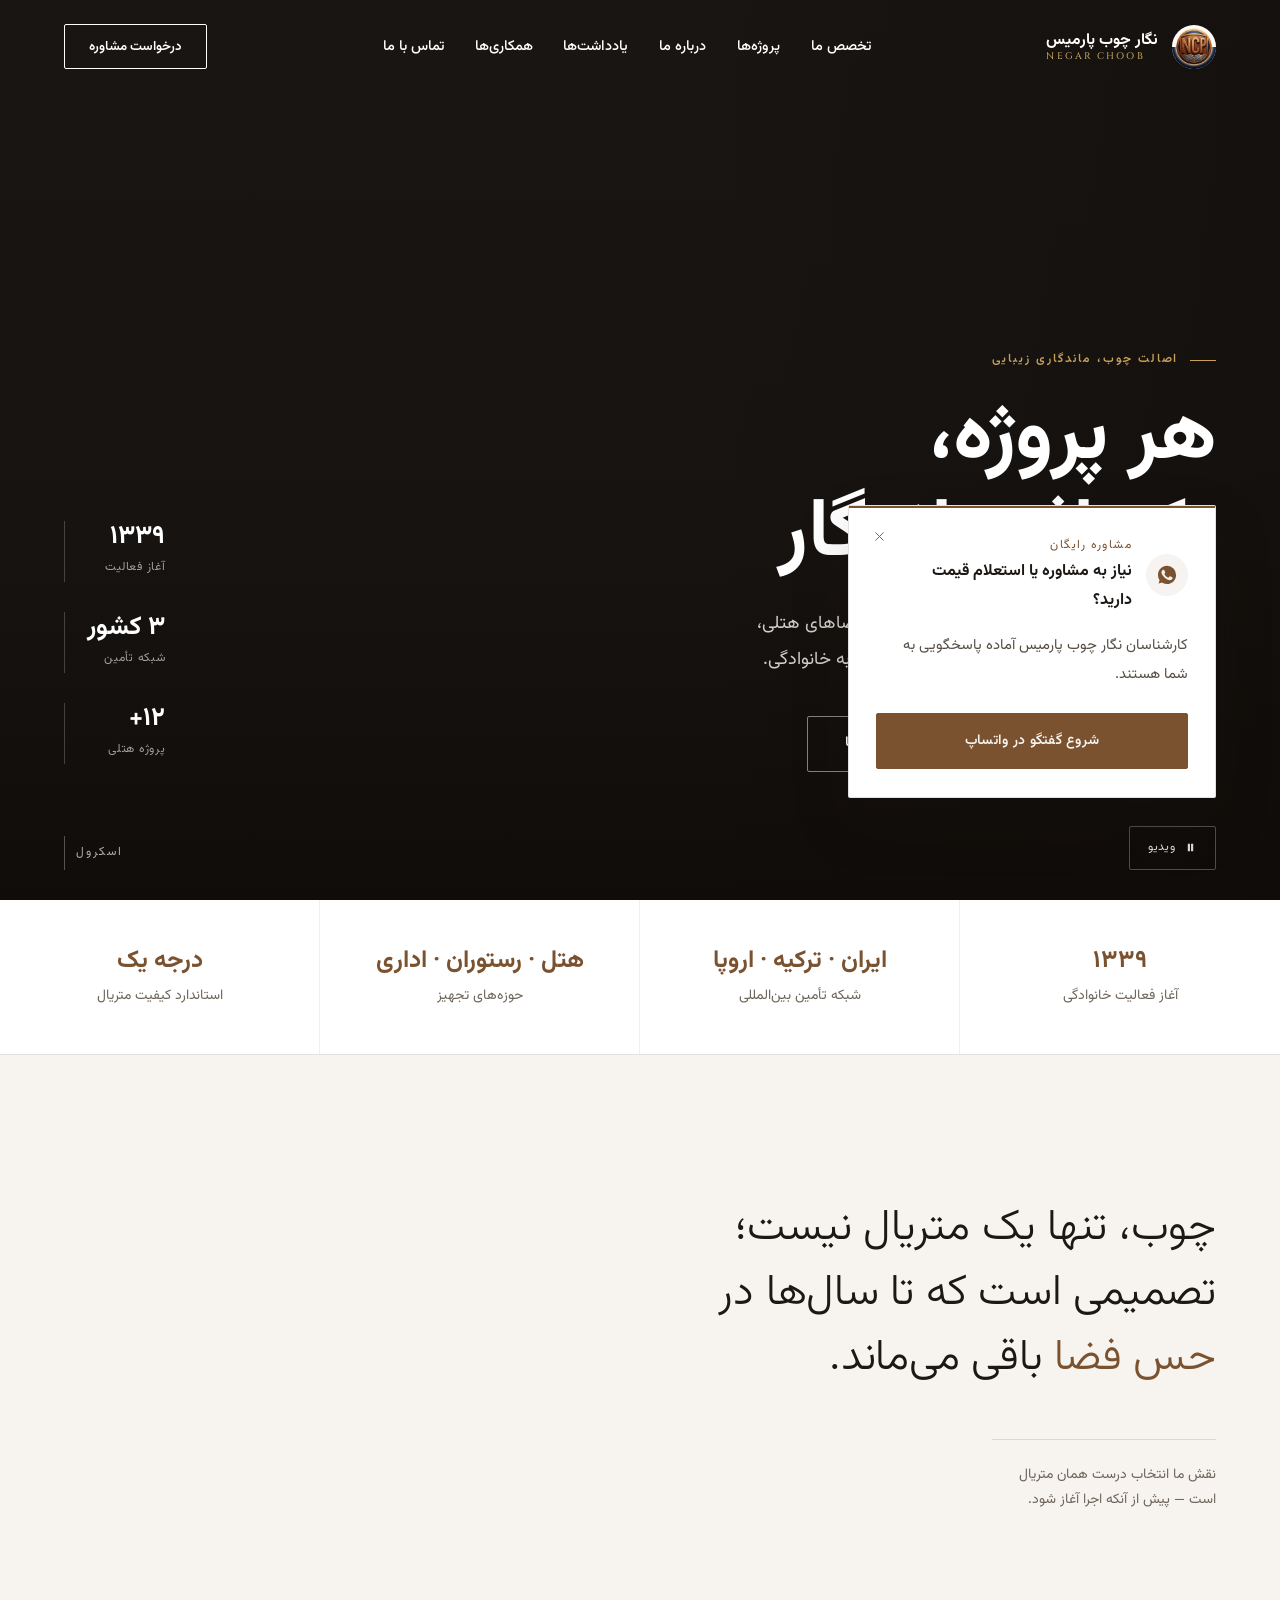
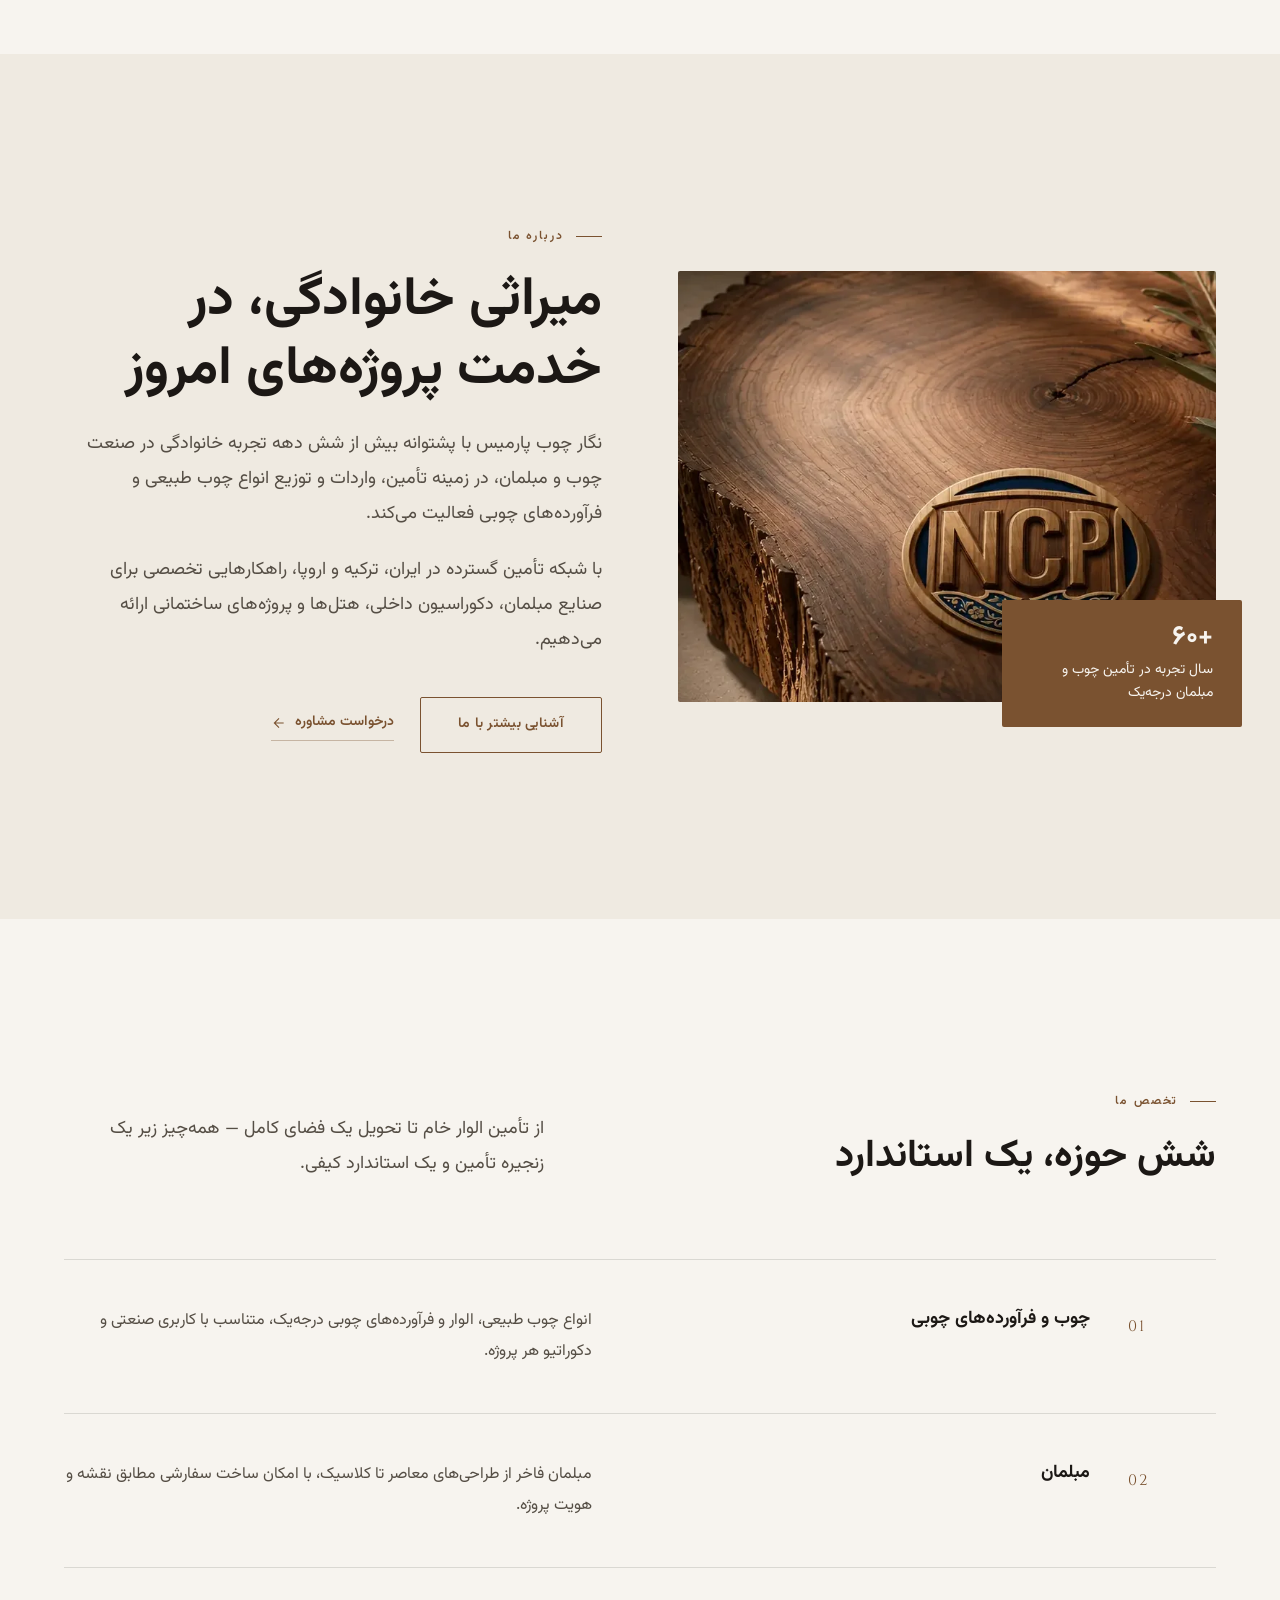
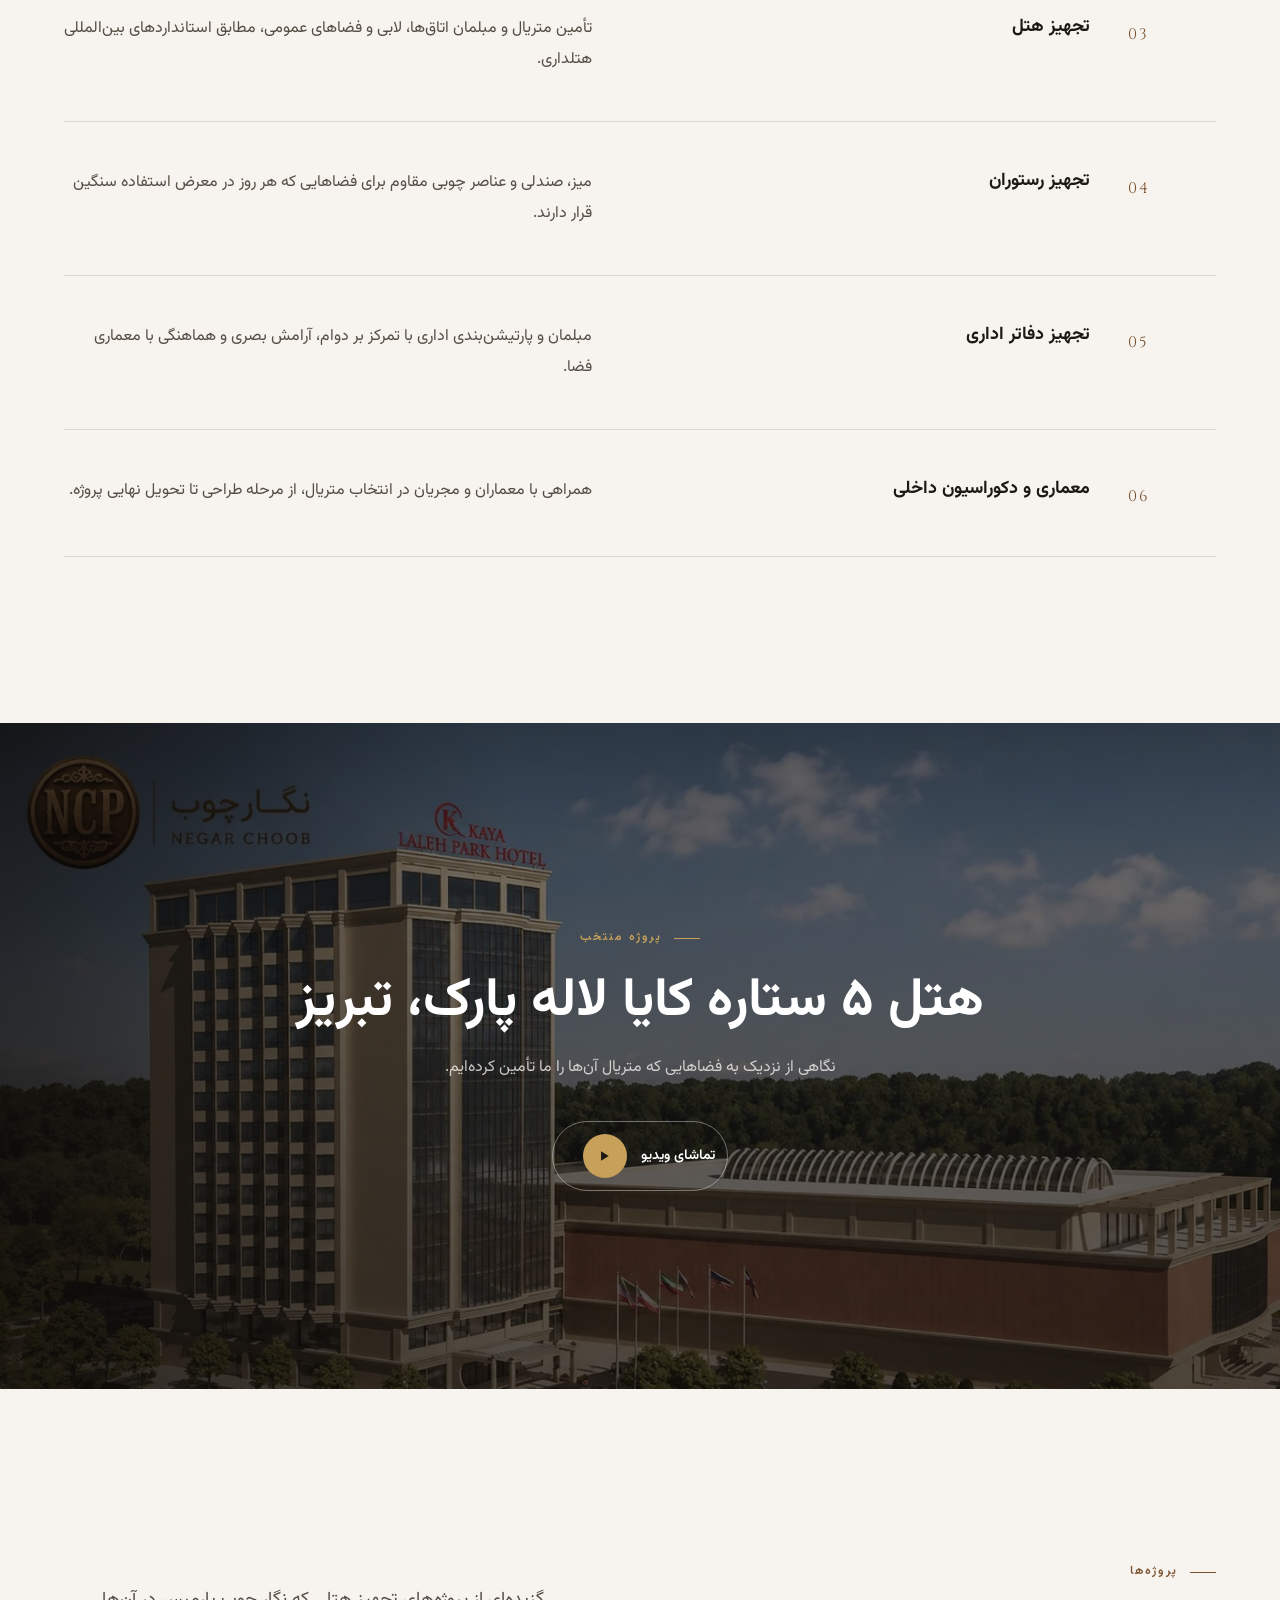
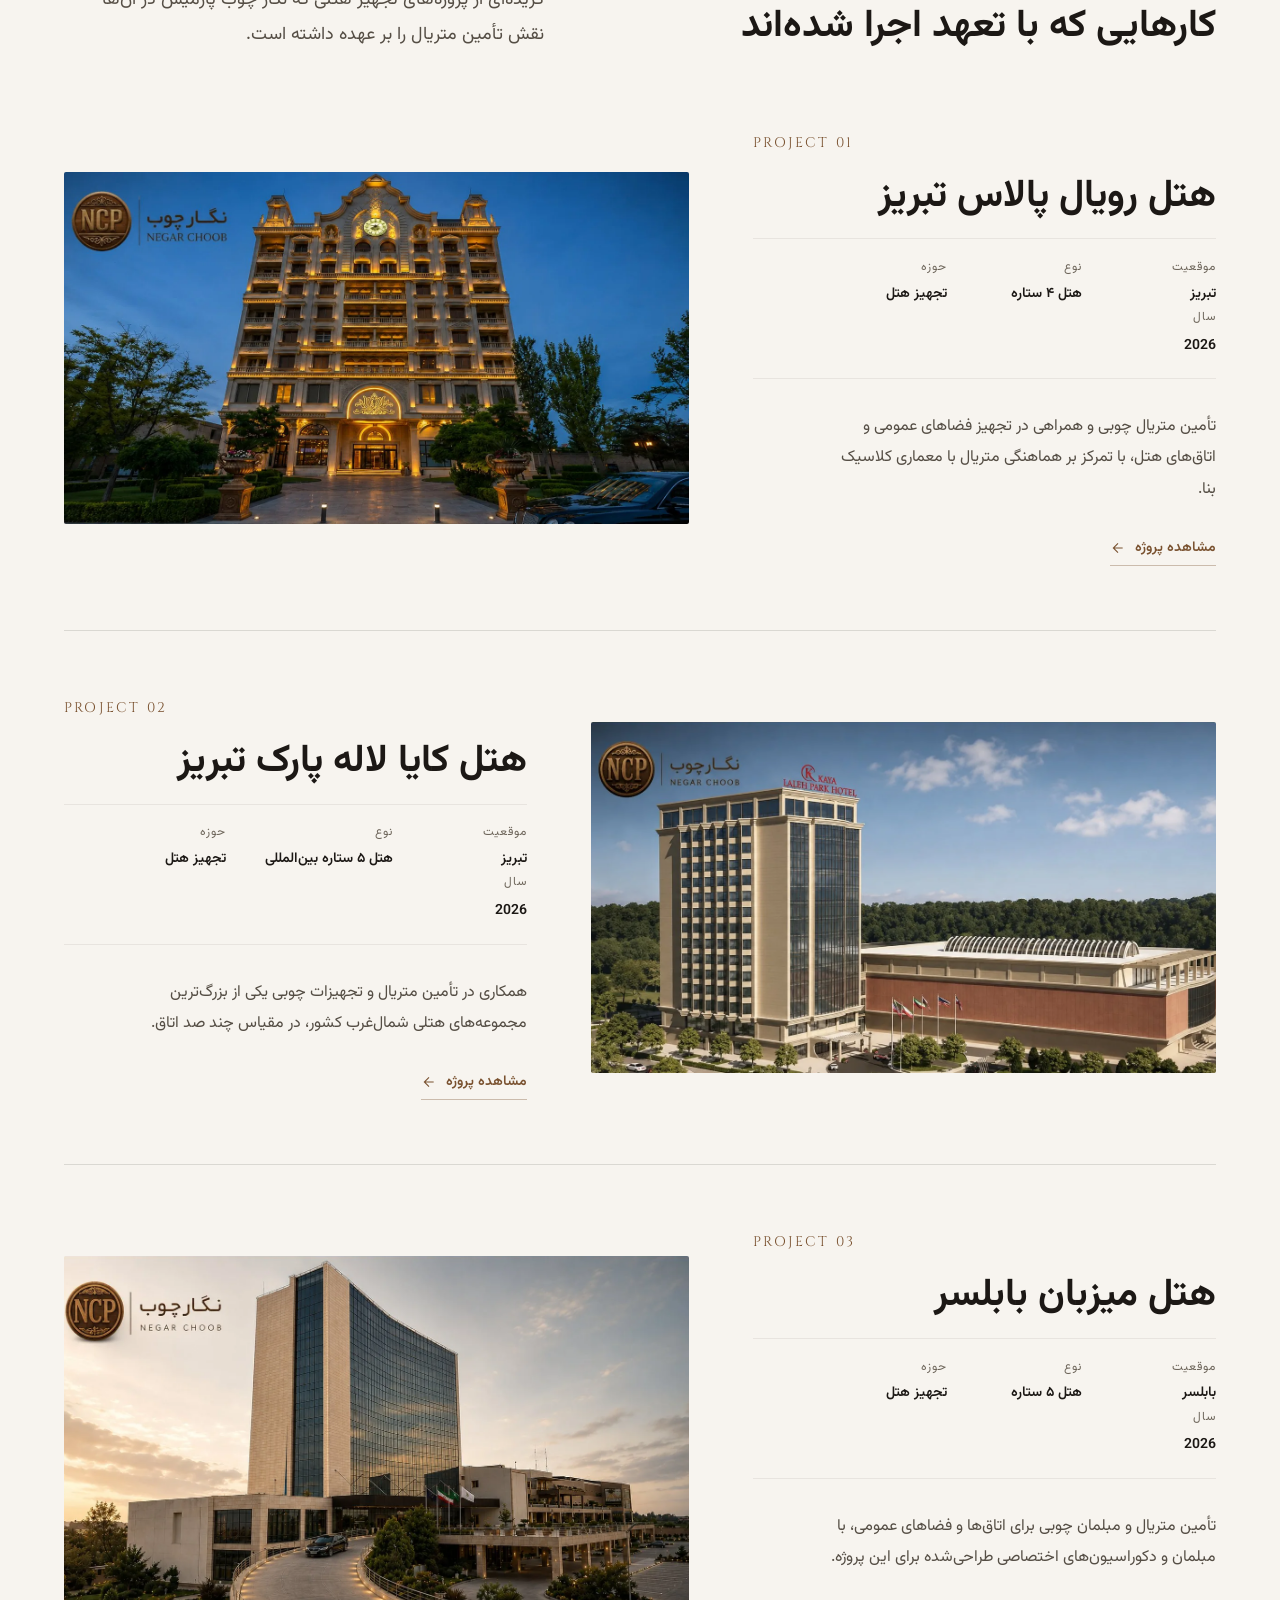
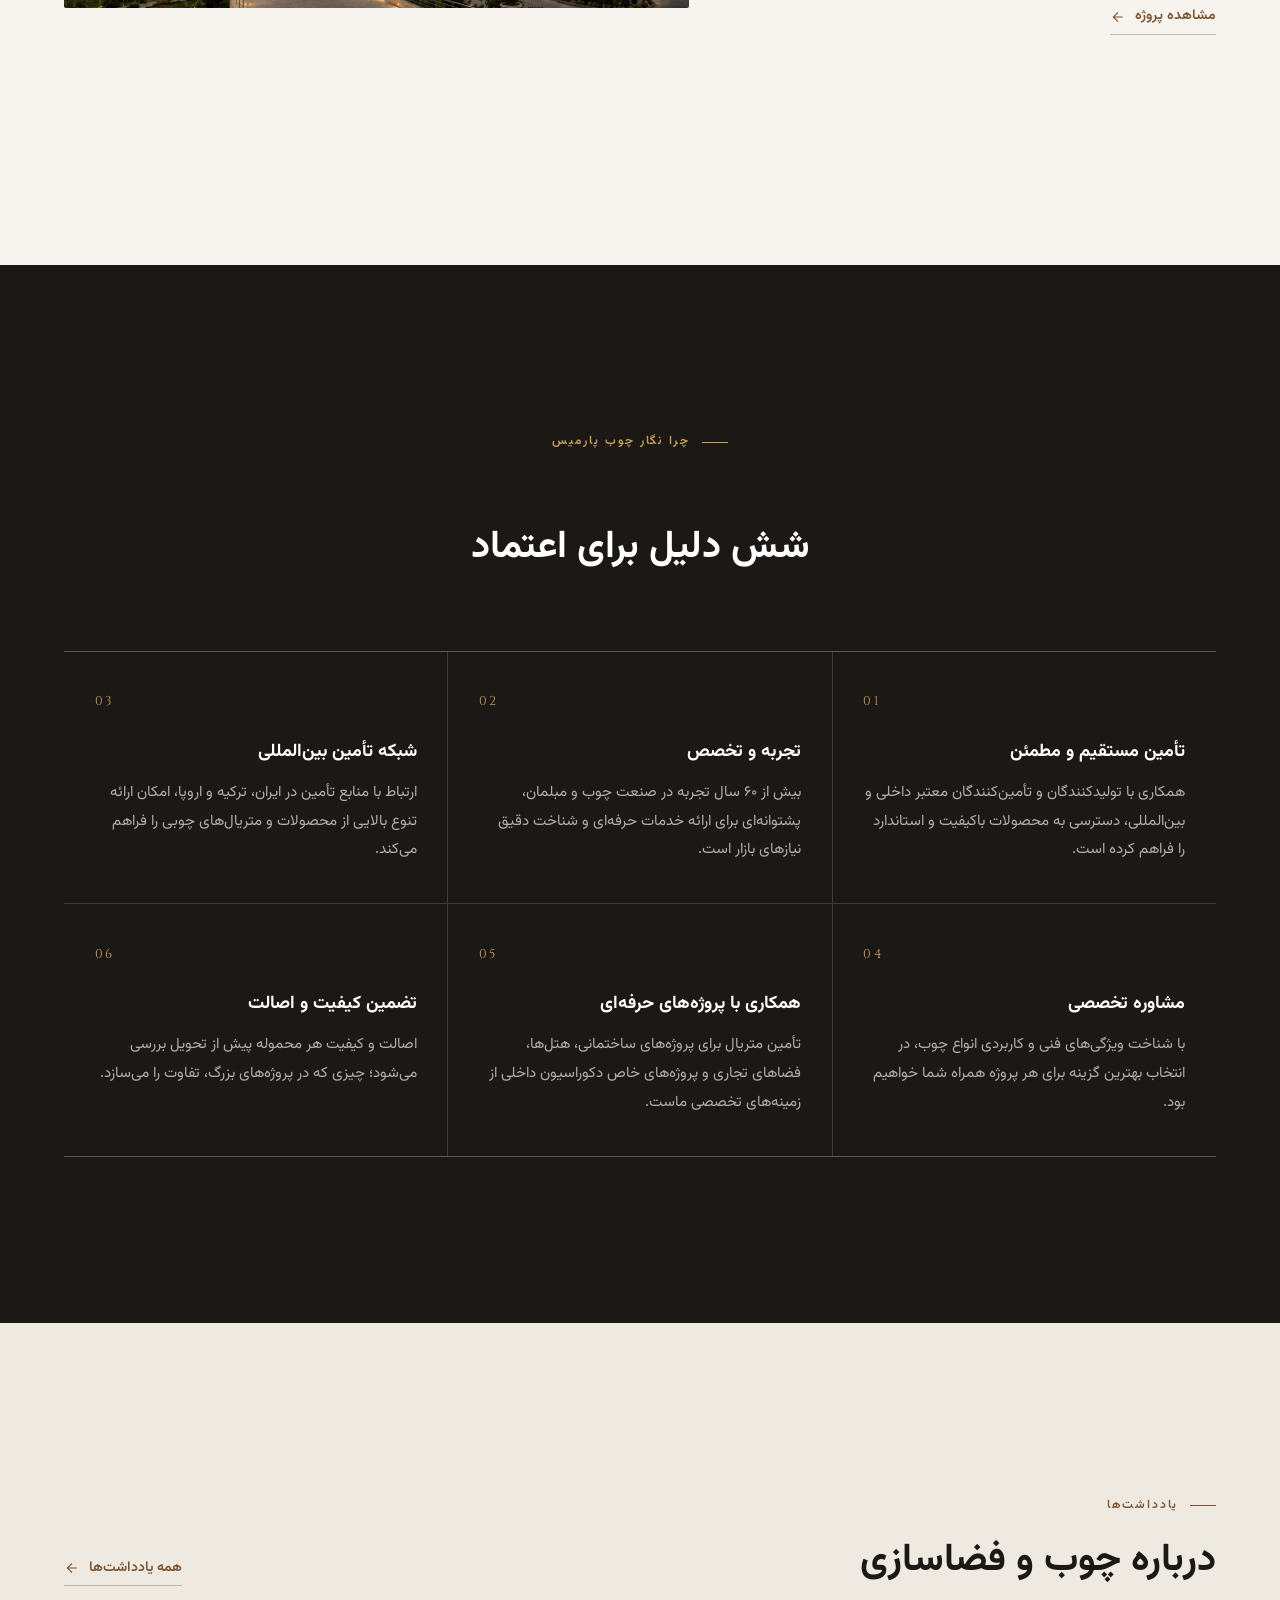
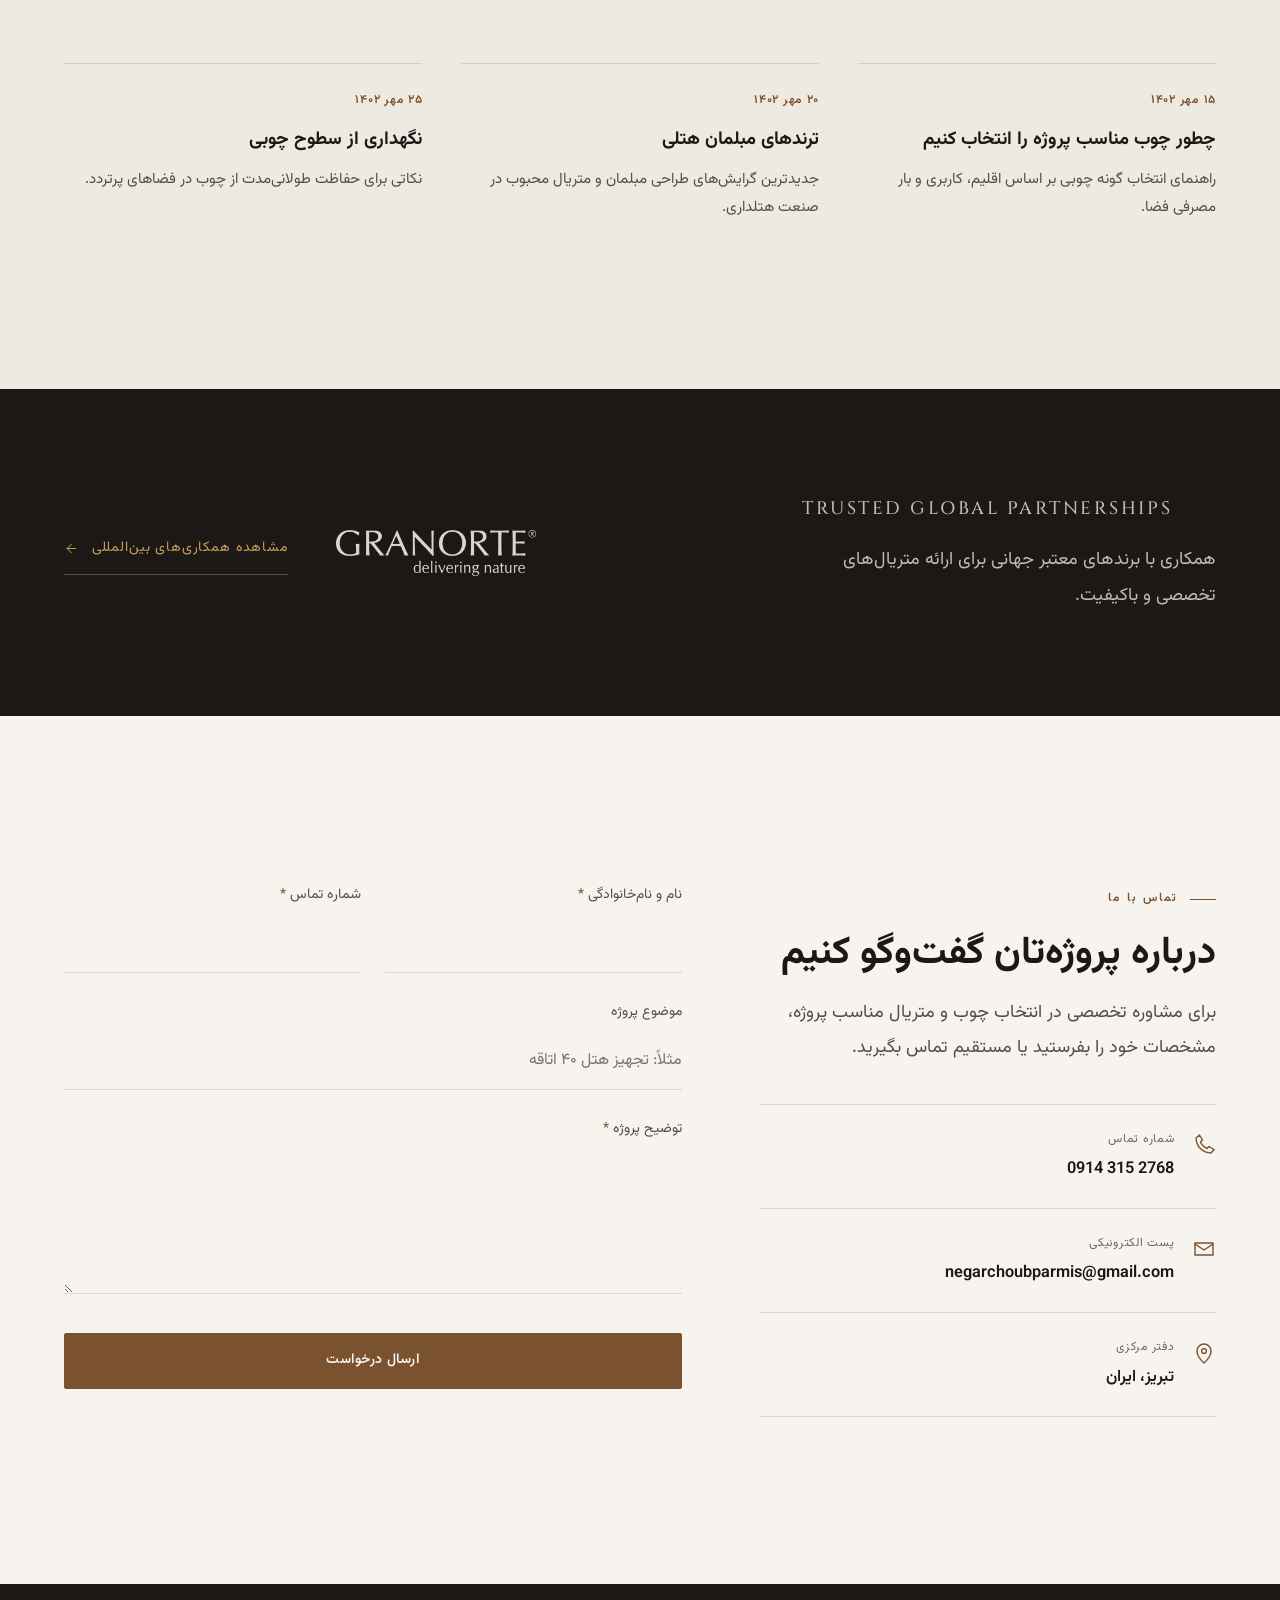
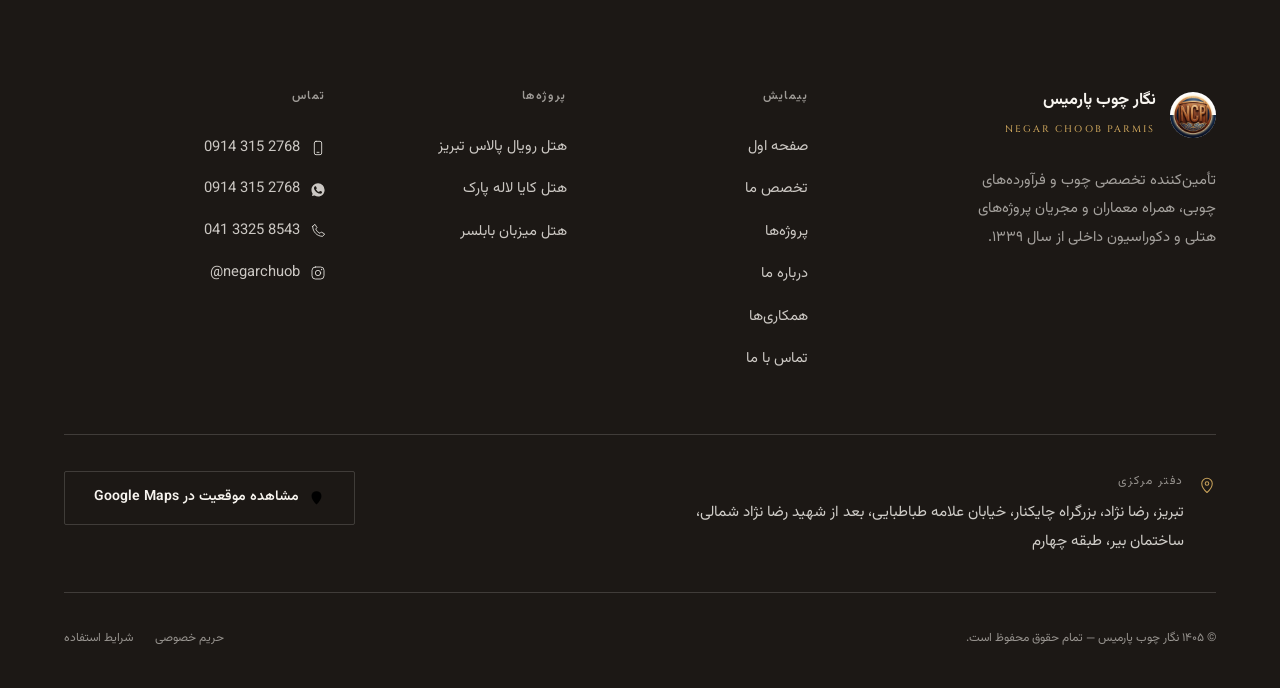
<file: index.html>
<!DOCTYPE html>
<html lang="fa" dir="rtl">
<head>
<meta charset="UTF-8">
<meta name="viewport" content="width=device-width, initial-scale=1">
<title>نگار چوب پارمیس | تأمین چوب، مبلمان و تجهیز فضاهای هتلی</title>
<meta name="description" content="نگار چوب پارمیس با بیش از شش دهه تجربه خانوادگی، تأمین‌کننده تخصصی چوب و فرآورده‌های چوبی و همراه پروژه‌های تجهیز هتل، رستوران، دفاتر اداری و دکوراسیون داخلی.">
<meta name="theme-color" content="#1C1815">
<link rel="icon" href="ncp-logo.jpg">

<meta property="og:type" content="website">
<meta property="og:title" content="نگار چوب پارمیس | اصالت چوب، ماندگاری زیبایی">
<meta property="og:description" content="تأمین چوب و فرآورده‌های چوبی و تجهیز تخصصی فضاهای هتلی، رستورانی و اداری — با پشتوانه شش دهه تجربه.">
<meta property="og:image" content="shot-royalpalace.jpg">
<meta property="og:locale" content="fa_IR">

<link rel="preconnect" href="https://fonts.googleapis.com">
<link rel="preconnect" href="https://fonts.gstatic.com" crossorigin>
<link rel="stylesheet" href="https://fonts.googleapis.com/css2?family=Vazirmatn:wght@300;400;500;600;700;800&family=Cinzel:wght@400;500;600&display=swap">
<link rel="stylesheet" href="css/style.css">
<script>document.documentElement.classList.add('js');</script>

</head>
<body>

<a class="skip-link" href="#main">رفتن به محتوای اصلی</a>

<!-- ============================== NAV ============================== -->
<nav class="nav on-hero">
    <a href="index.html" class="nav-brand" aria-label="نگار چوب پارمیس — صفحه اول">
        <img src="ncp-logo.jpg" alt="" width="44" height="44">
        <span class="nav-brand-text">
            <strong>نگار چوب پارمیس</strong>
            <span class="latin">NEGAR CHOOB</span>
        </span>
    </a>

    <ul class="nav-links">
        <li><a href="#expertise">تخصص ما</a></li>
        <li><a href="#projects">پروژه‌ها</a></li>
        <li><a href="about.html">درباره ما</a></li>
        <li><a href="#journal">یادداشت‌ها</a></li>
        <li><a href="partnerships.html">همکاری‌ها</a></li>
        <li><a href="contact.html">تماس با ما</a></li>
    </ul>

    <a href="#contact" class="nav-cta">درخواست مشاوره</a>

    <button class="nav-toggle" aria-label="باز کردن منو" aria-expanded="false">
        <svg class="icon" viewBox="0 0 24 24" aria-hidden="true"><path stroke-linecap="round" d="M3 7h18M3 12h18M3 17h18"/></svg>
    </button>
</nav>

<div class="mobile-drawer" role="dialog" aria-label="منوی اصلی" aria-modal="true">
    <button class="mobile-drawer-close" aria-label="بستن منو">
        <svg class="icon" viewBox="0 0 24 24" aria-hidden="true"><path stroke-linecap="round" d="M6 6l12 12M18 6L6 18"/></svg>
    </button>
    <ul>
        <li><a href="#home">صفحه اول</a></li>
        <li><a href="#expertise">تخصص ما</a></li>
        <li><a href="#projects">پروژه‌ها</a></li>
        <li><a href="about.html">درباره ما</a></li>
        <li><a href="#journal">یادداشت‌ها</a></li>
        <li><a href="partnerships.html">همکاری‌ها</a></li>
        <li><a href="contact.html">تماس با ما</a></li>
    </ul>
    <div class="mobile-drawer-foot">
        <a href="tel:+989143152768" class="ltr">0914 315 2768</a><br>
        <a href="tel:+984133258543" class="ltr">041 3325 8543</a>
    </div>
</div>

<main id="main">

    <!-- ============================== HERO ============================== -->
    <section class="hero" id="home">
        <div class="hero-media">
            <video data-hero-video autoplay muted loop playsinline preload="auto" aria-hidden="true" tabindex="-1">
                <source src="babolsar-hotel.mp4" type="video/mp4">
            </video>
        </div>
        <div class="hero-scrim"></div>

        <div class="hero-inner">
            <div class="hero-content">
                <span class="eyebrow eyebrow--light">اصالت چوب، ماندگاری زیبایی</span>
                <h1 class="rise"><span>هر پروژه،<br>یک اثر ماندگار</span></h1>
                <p>تأمین چوب و فرآورده‌های چوبی و تجهیز تخصصی فضاهای هتلی، رستورانی و اداری — با پشتوانه بیش از شش دهه تجربه خانوادگی.</p>
                <div class="hero-actions">
                    <a href="#projects" class="btn btn-primary">مشاهده پروژه‌ها</a>
                    <a href="#contact" class="btn btn-outline-light">گفت‌وگو درباره پروژه شما</a>
                </div>
            </div>

            <div class="hero-meta" aria-hidden="true">
                <div class="hero-meta-item"><strong>۱۳۳۹</strong><span>آغاز فعالیت</span></div>
                <div class="hero-meta-item"><strong>۳ کشور</strong><span>شبکه تأمین</span></div>
                <div class="hero-meta-item"><strong>۱۲+</strong><span>پروژه هتلی</span></div>
            </div>
        </div>

        <button class="media-toggle" aria-pressed="false" aria-label="توقف یا پخش ویدیوی پس‌زمینه">
            <svg class="ico-pause" viewBox="0 0 24 24" aria-hidden="true"><path d="M7 5h4v14H7zM13 5h4v14h-4z"/></svg>
            <svg class="ico-play"  viewBox="0 0 24 24" aria-hidden="true"><path d="M7 4l13 8-13 8z"/></svg>
            <span>ویدیو</span>
        </button>

        <div class="scroll-cue" aria-hidden="true"><span>اسکرول</span><span class="line"></span></div>
    </section>

    <!-- ========================= CREDENTIALS ========================= -->
    <section class="credentials" aria-label="اعتبارنامه‌ها">
        <div class="wrap">
            <div class="credential"><strong>۱۳۳۹</strong><span>آغاز فعالیت خانوادگی</span></div>
            <div class="credential"><strong>ایران · ترکیه · اروپا</strong><span>شبکه تأمین بین‌المللی</span></div>
            <div class="credential"><strong>هتل · رستوران · اداری</strong><span>حوزه‌های تجهیز</span></div>
            <div class="credential"><strong>درجه یک</strong><span>استاندارد کیفیت متریال</span></div>
        </div>
    </section>

    <!-- ========================== STATEMENT ========================== -->
    <section class="statement">
        <figure class="wrap reveal">
            <blockquote>
                چوب، تنها یک متریال نیست؛ تصمیمی است که تا سال‌ها در <em>حس فضا</em> باقی می‌ماند.
            </blockquote>
            <figcaption>
                نقش ما انتخاب درست همان متریال است — پیش از آنکه اجرا آغاز شود.
            </figcaption>
        </figure>
    </section>

    <!-- ============================ ABOUT ============================ -->
    <section class="section section-alt" id="about">
        <div class="wrap about">
            <div class="about-media reveal">
                <div class="brand-shot">
                    <picture>
                        <source srcset="shot-material.webp" type="image/webp">
                        <img src="shot-material.jpg" alt="برش چوب طبیعی با نشان نگار چوب پارمیس" width="745" height="603" loading="lazy" decoding="async">
                    </picture>
                </div>
                <div class="about-media-tag">
                    <strong>+۶۰</strong>
                    سال تجربه در تأمین چوب و مبلمان درجه‌یک
                </div>
            </div>

            <div class="about-body reveal">
                <span class="eyebrow">درباره ما</span>
                <h2>میراثی خانوادگی، در خدمت پروژه‌های امروز</h2>
                <p>نگار چوب پارمیس با پشتوانه بیش از شش دهه تجربه خانوادگی در صنعت چوب و مبلمان، در زمینه تأمین، واردات و توزیع انواع چوب طبیعی و فرآورده‌های چوبی فعالیت می‌کند.</p>
                <p>با شبکه تأمین گسترده در ایران، ترکیه و اروپا، راهکارهایی تخصصی برای صنایع مبلمان، دکوراسیون داخلی، هتل‌ها و پروژه‌های ساختمانی ارائه می‌دهیم.</p>
                <div class="about-actions">
                    <a href="about.html" class="btn btn-outline-dark">آشنایی بیشتر با ما</a>
                    <a href="#contact" class="btn-text">
                        درخواست مشاوره
                        <svg viewBox="0 0 24 24" aria-hidden="true"><path d="M19 12H5M12 19l-7-7 7-7"/></svg>
                    </a>
                </div>
            </div>
        </div>
    </section>

    <!-- ========================== EXPERTISE ========================== -->
    <section class="section" id="expertise">
        <div class="wrap">
            <div class="section-head reveal">
                <div>
                    <span class="eyebrow">تخصص ما</span>
                    <h2 class="kicker">شش حوزه، یک استاندارد</h2>
                </div>
                <p class="lede">از تأمین الوار خام تا تحویل یک فضای کامل — همه‌چیز زیر یک زنجیره تأمین و یک استاندارد کیفی.</p>
            </div>

            <div class="expertise-list reveal-group">
                <article class="expertise-item reveal">
                    <span class="expertise-num">01</span>
                    <h3>چوب و فرآورده‌های چوبی</h3>
                    <p>انواع چوب طبیعی، الوار و فرآورده‌های چوبی درجه‌یک، متناسب با کاربری صنعتی و دکوراتیو هر پروژه.</p>
                </article>
                <article class="expertise-item reveal">
                    <span class="expertise-num">02</span>
                    <h3>مبلمان</h3>
                    <p>مبلمان فاخر از طراحی‌های معاصر تا کلاسیک، با امکان ساخت سفارشی مطابق نقشه و هویت پروژه.</p>
                </article>
                <article class="expertise-item reveal">
                    <span class="expertise-num">03</span>
                    <h3>تجهیز هتل</h3>
                    <p>تأمین متریال و مبلمان اتاق‌ها، لابی و فضاهای عمومی، مطابق استانداردهای بین‌المللی هتلداری.</p>
                </article>
                <article class="expertise-item reveal">
                    <span class="expertise-num">04</span>
                    <h3>تجهیز رستوران</h3>
                    <p>میز، صندلی و عناصر چوبی مقاوم برای فضاهایی که هر روز در معرض استفاده سنگین قرار دارند.</p>
                </article>
                <article class="expertise-item reveal">
                    <span class="expertise-num">05</span>
                    <h3>تجهیز دفاتر اداری</h3>
                    <p>مبلمان و پارتیشن‌بندی اداری با تمرکز بر دوام، آرامش بصری و هماهنگی با معماری فضا.</p>
                </article>
                <article class="expertise-item reveal">
                    <span class="expertise-num">06</span>
                    <h3>معماری و دکوراسیون داخلی</h3>
                    <p>همراهی با معماران و مجریان در انتخاب متریال، از مرحله طراحی تا تحویل نهایی پروژه.</p>
                </article>
            </div>
        </div>
    </section>

    <!-- ========================== SHOWREEL =========================== -->
    <section class="showreel" data-showreel aria-label="ویدیوی پروژه هتل کایا لاله پارک">
        <div class="showreel-media">
            <div class="framed-shot showreel-poster">
                <picture>
                    <source srcset="shot-kaya.webp" type="image/webp">
                    <img src="shot-kaya.jpg" alt="" width="1400" height="773" loading="lazy" decoding="async">
                </picture>
            </div>
            <video preload="none" playsinline muted>
                <source src="hotel-kaya.mp4" type="video/mp4">
            </video>
        </div>
        <div class="showreel-inner">
            <span class="eyebrow eyebrow--light eyebrow--center">پروژه منتخب</span>
            <h2>هتل ۵ ستاره کایا لاله پارک، تبریز</h2>
            <p>نگاهی از نزدیک به فضاهایی که متریال آن‌ها را ما تأمین کرده‌ایم.</p>
            <button class="play-btn">
                <span>تماشای ویدیو</span>
                <span class="disc" aria-hidden="true">
                    <svg viewBox="0 0 24 24"><path d="M7 4l13 8-13 8z"/></svg>
                </span>
            </button>
        </div>
    </section>

    <!-- ========================== PROJECTS =========================== -->
    <section class="section" id="projects">
        <div class="wrap">
            <div class="section-head reveal">
                <div>
                    <span class="eyebrow">پروژه‌ها</span>
                    <h2 class="kicker">کارهایی که با تعهد اجرا شده‌اند</h2>
                </div>
                <p class="lede">گزیده‌ای از پروژه‌های تجهیز هتلی که نگار چوب پارمیس در آن‌ها نقش تأمین متریال را بر عهده داشته است.</p>
            </div>

            <article class="project-row reveal">
                <a href="project-royalpalace.html" class="project-row-media" tabindex="-1" aria-hidden="true">
                    <div class="framed-shot framed-shot--zoom">
                        <picture>
                            <source srcset="shot-royalpalace.webp" type="image/webp">
                            <img src="shot-royalpalace.jpg" alt="" width="1400" height="782" loading="lazy" decoding="async">
                        </picture>
                    </div>
                </a>
                <div class="project-row-body">
                    <span class="project-index">PROJECT 01</span>
                    <h3>هتل رویال پالاس تبریز</h3>
                    <dl class="project-facts">
                        <div><dt>موقعیت</dt><dd>تبریز</dd></div>
                        <div><dt>نوع</dt><dd>هتل ۴ ستاره</dd></div>
                        <div><dt>حوزه</dt><dd>تجهیز هتل</dd></div>
                        <div><dt>سال</dt><dd class="ltr">2026</dd></div>
                    </dl>
                    <p>تأمین متریال چوبی و همراهی در تجهیز فضاهای عمومی و اتاق‌های هتل، با تمرکز بر هماهنگی متریال با معماری کلاسیک بنا.</p>
                    <a href="project-royalpalace.html" class="btn-text">
                        مشاهده پروژه
                        <svg viewBox="0 0 24 24" aria-hidden="true"><path d="M19 12H5M12 19l-7-7 7-7"/></svg>
                    </a>
                </div>
            </article>

            <article class="project-row reveal">
                <a href="project-kaya.html" class="project-row-media" tabindex="-1" aria-hidden="true">
                    <div class="framed-shot framed-shot--zoom">
                        <picture>
                            <source srcset="shot-kaya.webp" type="image/webp">
                            <img src="shot-kaya.jpg" alt="" width="1400" height="773" loading="lazy" decoding="async">
                        </picture>
                    </div>
                </a>
                <div class="project-row-body">
                    <span class="project-index">PROJECT 02</span>
                    <h3>هتل کایا لاله پارک تبریز</h3>
                    <dl class="project-facts">
                        <div><dt>موقعیت</dt><dd>تبریز</dd></div>
                        <div><dt>نوع</dt><dd>هتل ۵ ستاره بین‌المللی</dd></div>
                        <div><dt>حوزه</dt><dd>تجهیز هتل</dd></div>
                        <div><dt>سال</dt><dd class="ltr">2026</dd></div>
                    </dl>
                    <p>همکاری در تأمین متریال و تجهیزات چوبی یکی از بزرگ‌ترین مجموعه‌های هتلی شمال‌غرب کشور، در مقیاس چند صد اتاق.</p>
                    <a href="project-kaya.html" class="btn-text">
                        مشاهده پروژه
                        <svg viewBox="0 0 24 24" aria-hidden="true"><path d="M19 12H5M12 19l-7-7 7-7"/></svg>
                    </a>
                </div>
            </article>

            <article class="project-row reveal">
                <a href="project-babolsar.html" class="project-row-media" tabindex="-1" aria-hidden="true">
                    <div class="framed-shot framed-shot--zoom">
                        <picture>
                            <source srcset="shot-babolsar.webp" type="image/webp">
                            <img src="shot-babolsar.jpg" alt="" width="1400" height="751" loading="lazy" decoding="async">
                        </picture>
                    </div>
                </a>
                <div class="project-row-body">
                    <span class="project-index">PROJECT 03</span>
                    <h3>هتل میزبان بابلسر</h3>
                    <dl class="project-facts">
                        <div><dt>موقعیت</dt><dd>بابلسر</dd></div>
                        <div><dt>نوع</dt><dd>هتل ۵ ستاره</dd></div>
                        <div><dt>حوزه</dt><dd>تجهیز هتل</dd></div>
                        <div><dt>سال</dt><dd class="ltr">2026</dd></div>
                    </dl>
                    <p>تأمین متریال و مبلمان چوبی برای اتاق‌ها و فضاهای عمومی، با مبلمان و دکوراسیون‌های اختصاصی طراحی‌شده برای این پروژه.</p>
                    <a href="project-babolsar.html" class="btn-text">
                        مشاهده پروژه
                        <svg viewBox="0 0 24 24" aria-hidden="true"><path d="M19 12H5M12 19l-7-7 7-7"/></svg>
                    </a>
                </div>
            </article>
        </div>
    </section>

    <!-- =========================== REASONS =========================== -->
    <section class="section reasons">
        <div class="wrap">
            <div class="section-head center reveal">
                <span class="eyebrow eyebrow--light eyebrow--center">چرا نگار چوب پارمیس</span>
                <h2 class="kicker">شش دلیل برای اعتماد</h2>
            </div>

            <div class="reasons-grid reveal-group">
                <article class="reason reveal">
                    <span class="reason-num">01</span>
                    <h3>تأمین مستقیم و مطمئن</h3>
                    <p>همکاری با تولیدکنندگان و تأمین‌کنندگان معتبر داخلی و بین‌المللی، دسترسی به محصولات باکیفیت و استاندارد را فراهم کرده است.</p>
                </article>
                <article class="reason reveal">
                    <span class="reason-num">02</span>
                    <h3>تجربه و تخصص</h3>
                    <p>بیش از ۶۰ سال تجربه در صنعت چوب و مبلمان، پشتوانه‌ای برای ارائه خدمات حرفه‌ای و شناخت دقیق نیازهای بازار است.</p>
                </article>
                <article class="reason reveal">
                    <span class="reason-num">03</span>
                    <h3>شبکه تأمین بین‌المللی</h3>
                    <p>ارتباط با منابع تأمین در ایران، ترکیه و اروپا، امکان ارائه تنوع بالایی از محصولات و متریال‌های چوبی را فراهم می‌کند.</p>
                </article>
                <article class="reason reveal">
                    <span class="reason-num">04</span>
                    <h3>مشاوره تخصصی</h3>
                    <p>با شناخت ویژگی‌های فنی و کاربردی انواع چوب، در انتخاب بهترین گزینه برای هر پروژه همراه شما خواهیم بود.</p>
                </article>
                <article class="reason reveal">
                    <span class="reason-num">05</span>
                    <h3>همکاری با پروژه‌های حرفه‌ای</h3>
                    <p>تأمین متریال برای پروژه‌های ساختمانی، هتل‌ها، فضاهای تجاری و پروژه‌های خاص دکوراسیون داخلی از زمینه‌های تخصصی ماست.</p>
                </article>
                <article class="reason reveal">
                    <span class="reason-num">06</span>
                    <h3>تضمین کیفیت و اصالت</h3>
                    <p>اصالت و کیفیت هر محموله پیش از تحویل بررسی می‌شود؛ چیزی که در پروژه‌های بزرگ، تفاوت را می‌سازد.</p>
                </article>
            </div>
        </div>
    </section>

    <!-- =========================== JOURNAL =========================== -->
    <section class="section section-alt" id="journal">
        <div class="wrap">
            <div class="section-head reveal">
                <div>
                    <span class="eyebrow">یادداشت‌ها</span>
                    <h2 class="kicker">درباره چوب و فضاسازی</h2>
                </div>
                <a href="#journal" class="btn-text">
                    همه یادداشت‌ها
                    <svg viewBox="0 0 24 24" aria-hidden="true"><path d="M19 12H5M12 19l-7-7 7-7"/></svg>
                </a>
            </div>

            <div class="journal-grid reveal-group">
                <article class="journal-item reveal">
                    <span class="journal-date">۱۵ مهر ۱۴۰۲</span>
                    <h3>چطور چوب مناسب پروژه را انتخاب کنیم</h3>
                    <p>راهنمای انتخاب گونه چوبی بر اساس اقلیم، کاربری و بار مصرفی فضا.</p>
                </article>
                <article class="journal-item reveal">
                    <span class="journal-date">۲۰ مهر ۱۴۰۲</span>
                    <h3>ترندهای مبلمان هتلی</h3>
                    <p>جدیدترین گرایش‌های طراحی مبلمان و متریال محبوب در صنعت هتلداری.</p>
                </article>
                <article class="journal-item reveal">
                    <span class="journal-date">۲۵ مهر ۱۴۰۲</span>
                    <h3>نگهداری از سطوح چوبی</h3>
                    <p>نکاتی برای حفاظت طولانی‌مدت از چوب در فضاهای پرتردد.</p>
                </article>
            </div>
        </div>
    </section>

    <!-- ====================== GLOBAL PARTNERSHIPS ====================== -->
    <!-- Sits between two light sections, and immediately before the contact
         ask: the credential is the last thing read before the enquiry. -->
    <section class="ip-band">
        <div class="wrap ip-band-inner reveal">
            <div class="ip-band-say">
                <p class="ip-band-title">TRUSTED GLOBAL PARTNERSHIPS</p>
                <p>همکاری با برندهای معتبر جهانی برای ارائه متریال‌های تخصصی و باکیفیت.</p>
            </div>
            <div class="ip-band-mark">
                <img class="ip-band-logo" src="granorte-logo.webp" alt="GRANORTE — delivering nature" width="350" height="81" loading="lazy" decoding="async">
                <a class="ip-band-go" href="partnerships.html">
                    مشاهده همکاری‌های بین‌المللی
                    <svg viewBox="0 0 24 24" aria-hidden="true"><path stroke-linecap="round" stroke-linejoin="round" d="M19 12H5M12 19l-7-7 7-7"/></svg>
                </a>
            </div>
        </div>
    </section>

    <!-- =========================== CONTACT =========================== -->
    <section class="section" id="contact">
        <div class="wrap contact-grid">
            <div class="reveal">
                <span class="eyebrow">تماس با ما</span>
                <h2 class="kicker">درباره پروژه‌تان گفت‌وگو کنیم</h2>
                <p class="lede" style="margin-block: 1rem 2.4rem;">برای مشاوره تخصصی در انتخاب چوب و متریال مناسب پروژه، مشخصات خود را بفرستید یا مستقیم تماس بگیرید.</p>

                <dl>
                    <div class="contact-info-item">
                        <svg class="icon" viewBox="0 0 24 24" stroke-linecap="round" stroke-linejoin="round" aria-hidden="true"><path d="M4 5c0 8.3 6.7 15 15 15l3-3.5-5-3-2 2a12 12 0 01-6.5-6.5l2-2-3-5L4 5z"/></svg>
                        <div><dt>شماره تماس</dt><dd><a href="tel:+989143152768" class="ltr">0914 315 2768</a></dd></div>
                    </div>
                    <div class="contact-info-item">
                        <svg class="icon" viewBox="0 0 24 24" stroke-linecap="round" stroke-linejoin="round" aria-hidden="true"><path d="M3 6h18v12H3z"/><path d="M3 7l9 6 9-6"/></svg>
                        <div><dt>پست الکترونیکی</dt><dd><a href="mailto:negarchoubparmis@gmail.com" class="ltr">negarchoubparmis@gmail.com</a></dd></div>
                    </div>
                    <div class="contact-info-item">
                        <svg class="icon" viewBox="0 0 24 24" stroke-linecap="round" stroke-linejoin="round" aria-hidden="true"><path d="M12 22s7-6.2 7-12a7 7 0 10-14 0c0 5.8 7 12 7 12z"/><circle cx="12" cy="10" r="2.4"/></svg>
                        <div><dt>دفتر مرکزی</dt><dd>تبریز، ایران</dd></div>
                    </div>
                </dl>
            </div>

            <form class="reveal" data-contact-form novalidate>
                <div class="field-row">
                    <div class="field">
                        <label for="cf-name">نام و نام‌خانوادگی <span class="req" aria-hidden="true">*</span></label>
                        <input id="cf-name" name="name" type="text" required autocomplete="name"
                               aria-describedby="err-name">
                        <p class="field-error" id="err-name">لطفاً نام خود را وارد کنید.</p>
                    </div>
                    <div class="field">
                        <label for="cf-phone">شماره تماس <span class="req" aria-hidden="true">*</span></label>
                        <input id="cf-phone" name="phone" type="tel" required autocomplete="tel" inputmode="tel"
                               aria-describedby="err-phone">
                        <p class="field-error" id="err-phone">لطفاً شماره تماس معتبر وارد کنید.</p>
                    </div>
                </div>

                <div class="field">
                    <label for="cf-subject">موضوع پروژه</label>
                    <input id="cf-subject" name="subject" type="text" placeholder="مثلاً: تجهیز هتل ۴۰ اتاقه">
                </div>

                <div class="field">
                    <label for="cf-message">توضیح پروژه <span class="req" aria-hidden="true">*</span></label>
                    <textarea id="cf-message" name="message" rows="4" required aria-describedby="err-message"></textarea>
                    <p class="field-error" id="err-message">لطفاً توضیح کوتاهی درباره پروژه بنویسید.</p>
                </div>

                <button type="submit" class="btn btn-primary" style="width:100%">ارسال درخواست</button>
                <p class="form-status" role="status" aria-live="polite"></p>
            </form>
        </div>
    </section>

</main>

<!-- ============================= FOOTER ============================= -->
<footer>
    <div class="footer-grid">
        <div class="footer-col">
            <div class="footer-brand">
                <img src="ncp-logo.jpg" alt="" width="46" height="46">
                <span>
                    <strong>نگار چوب پارمیس</strong>
                    <span class="latin">NEGAR CHOOB PARMIS</span>
                </span>
            </div>
            <p>تأمین‌کننده تخصصی چوب و فرآورده‌های چوبی، همراه معماران و مجریان پروژه‌های هتلی و دکوراسیون داخلی از سال ۱۳۳۹.</p>
        </div>
        <div class="footer-col">
            <h2>پیمایش</h2>
            <ul>
                <li><a href="index.html#home">صفحه اول</a></li>
                <li><a href="index.html#expertise">تخصص ما</a></li>
                <li><a href="index.html#projects">پروژه‌ها</a></li>
                <li><a href="about.html">درباره ما</a></li>
                <li><a href="partnerships.html">همکاری‌ها</a></li>
                <li><a href="contact.html">تماس با ما</a></li>
            </ul>
        </div>
        <div class="footer-col">
            <h2>پروژه‌ها</h2>
            <ul>
                <li><a href="project-royalpalace.html">هتل رویال پالاس تبریز</a></li>
                <li><a href="project-kaya.html">هتل کایا لاله پارک</a></li>
                <li><a href="project-babolsar.html">هتل میزبان بابلسر</a></li>
            </ul>
        </div>
        <div class="footer-col">
            <h2>تماس</h2>
            <div class="footer-contact">
                <a href="tel:+989143152768" aria-label="تلفن همراه — 0914 315 2768"><svg viewBox="0 0 24 24" stroke-linecap="round" stroke-linejoin="round" aria-hidden="true"><rect x="6.5" y="2" width="11" height="20" rx="2.5"/><path d="M10.5 18.5h3"/></svg><span class="ltr">0914 315 2768</span></a>
                <a href="https://wa.me/989143152768" target="_blank" rel="noopener noreferrer" aria-label="واتساپ — 0914 315 2768"><svg viewBox="0 0 24 24" class="is-solid" aria-hidden="true"><path d="M17.472 14.382c-.297-.149-1.758-.867-2.03-.967-.273-.099-.471-.148-.67.15-.197.297-.767.966-.94 1.164-.173.199-.347.223-.644.075-.297-.15-1.255-.463-2.39-1.475-.883-.788-1.48-1.761-1.653-2.059-.173-.297-.018-.458.13-.606.134-.133.298-.347.446-.52.149-.174.198-.298.298-.497.099-.198.05-.371-.025-.52-.075-.149-.669-1.612-.916-2.207-.242-.579-.487-.5-.669-.51a12.8 12.8 0 0 0-.57-.01c-.198 0-.52.074-.792.372-.272.297-1.04 1.016-1.04 2.479 0 1.462 1.065 2.875 1.213 3.074.149.198 2.096 3.2 5.077 4.487.709.306 1.262.489 1.694.625.712.227 1.36.195 1.872.118.571-.085 1.758-.719 2.006-1.413.247-.694.247-1.289.173-1.413-.074-.124-.272-.198-.57-.347M12.05 21.785h-.004a9.87 9.87 0 0 1-5.031-1.378l-.361-.214-3.741.982.998-3.648-.235-.374a9.86 9.86 0 0 1-1.51-5.26c.001-5.45 4.436-9.884 9.888-9.884a9.82 9.82 0 0 1 6.988 2.898 9.825 9.825 0 0 1 2.893 6.994c-.003 5.45-4.437 9.884-9.885 9.884"/></svg><span class="ltr">0914 315 2768</span></a>
                <a href="tel:+984133258543" aria-label="تلفن دفتر — 041 3325 8543"><svg viewBox="0 0 24 24" stroke-linecap="round" stroke-linejoin="round" aria-hidden="true"><path d="M4 5c0 8.3 6.7 15 15 15l3-3.5-5-3-2 2a12 12 0 0 1-6.5-6.5l2-2-3-5L4 5z"/></svg><span class="ltr">041 3325 8543</span></a>
                <a href="https://instagram.com/negarchuob" target="_blank" rel="noopener noreferrer" aria-label="اینستاگرام — negarchuob@"><svg viewBox="0 0 24 24" stroke-linecap="round" stroke-linejoin="round" aria-hidden="true"><rect x="3" y="3" width="18" height="18" rx="5"/><circle cx="12" cy="12" r="4"/><circle cx="17.4" cy="6.6" r="1.1" fill="currentColor" stroke="none"/></svg><span class="ltr">@negarchuob</span></a>
            </div>
        </div>
    </div>

    <div class="footer-address-bar">
        <div class="footer-address">
            <svg viewBox="0 0 24 24" stroke-linecap="round" stroke-linejoin="round" aria-hidden="true"><path d="M12 22s7-6.2 7-12a7 7 0 1 0-14 0c0 5.8 7 12 7 12z"/><circle cx="12" cy="10" r="2.4"/></svg>
            <dl>
                <dt>دفتر مرکزی</dt>
                <dd>تبریز، رضا نژاد، بزرگراه چایکنار، خیابان علامه طباطبایی، بعد از شهید رضا نژاد شمالی، ساختمان بیر، طبقه چهارم</dd>
            </dl>
        </div>
        <a class="btn-map-dark" href="https://maps.app.goo.gl/3bpK7oVCfBt391tz7?g_st=ic" target="_blank" rel="noopener noreferrer">
            <svg viewBox="0 0 24 24" stroke-linecap="round" stroke-linejoin="round" aria-hidden="true"><path d="M12 22s7-6.2 7-12a7 7 0 1 0-14 0c0 5.8 7 12 7 12z"/><circle cx="12" cy="10" r="2.4"/></svg>
            مشاهده موقعیت در Google Maps
            <span class="visually-hidden">(در تب جدید باز می‌شود)</span>
        </a>
    </div>

    <div class="footer-bottom">
        <p>© <span data-year>۱۴۰۴</span> نگار چوب پارمیس — تمام حقوق محفوظ است.</p>
        <div class="footer-legal">
            <a href="#">حریم خصوصی</a>
            <a href="#">شرایط استفاده</a>
        </div>
    </div>
</footer>


<!-- WhatsApp — shown once per session, on first visit -->
<aside class="wa-pop" id="waPop" role="complementary" aria-labelledby="waPopTitle" hidden>
    <button class="wa-pop-close" type="button" aria-label="بستن">
        <svg viewBox="0 0 24 24" aria-hidden="true"><path stroke-linecap="round" d="M6 6l12 12M18 6L6 18"/></svg>
    </button>
    <div class="wa-pop-head">
        <span class="wa-pop-mark" aria-hidden="true">
            <svg viewBox="0 0 24 24"><path d="M17.472 14.382c-.297-.149-1.758-.867-2.03-.967-.273-.099-.471-.148-.67.15-.197.297-.767.966-.94 1.164-.173.199-.347.223-.644.075-.297-.15-1.255-.463-2.39-1.475-.883-.788-1.48-1.761-1.653-2.059-.173-.297-.018-.458.13-.606.134-.133.298-.347.446-.52.149-.174.198-.298.298-.497.099-.198.05-.371-.025-.52-.075-.149-.669-1.612-.916-2.207-.242-.579-.487-.5-.669-.51a12.8 12.8 0 0 0-.57-.01c-.198 0-.52.074-.792.372-.272.297-1.04 1.016-1.04 2.479 0 1.462 1.065 2.875 1.213 3.074.149.198 2.096 3.2 5.077 4.487.709.306 1.262.489 1.694.625.712.227 1.36.195 1.872.118.571-.085 1.758-.719 2.006-1.413.247-.694.247-1.289.173-1.413-.074-.124-.272-.198-.57-.347M12.05 21.785h-.004a9.87 9.87 0 0 1-5.031-1.378l-.361-.214-3.741.982.998-3.648-.235-.374a9.86 9.86 0 0 1-1.51-5.26c.001-5.45 4.436-9.884 9.888-9.884a9.82 9.82 0 0 1 6.988 2.898 9.825 9.825 0 0 1 2.893 6.994c-.003 5.45-4.437 9.884-9.885 9.884"/></svg>
        </span>
        <span>
            <span class="wa-pop-kicker">مشاوره رایگان</span>
            <span class="wa-pop-title" id="waPopTitle">نیاز به مشاوره یا استعلام قیمت دارید؟</span>
        </span>
    </div>
    <p>کارشناسان نگار چوب پارمیس آماده پاسخگویی به شما هستند.</p>
    <a class="btn btn-primary" href="https://wa.me/989143152768" target="_blank" rel="noopener noreferrer">
        شروع گفتگو در واتساپ
        <span class="visually-hidden">(در تب جدید باز می‌شود)</span>
    </a>
</aside>

<script src="js/main.js"></script>
</body>
</html>
</file>
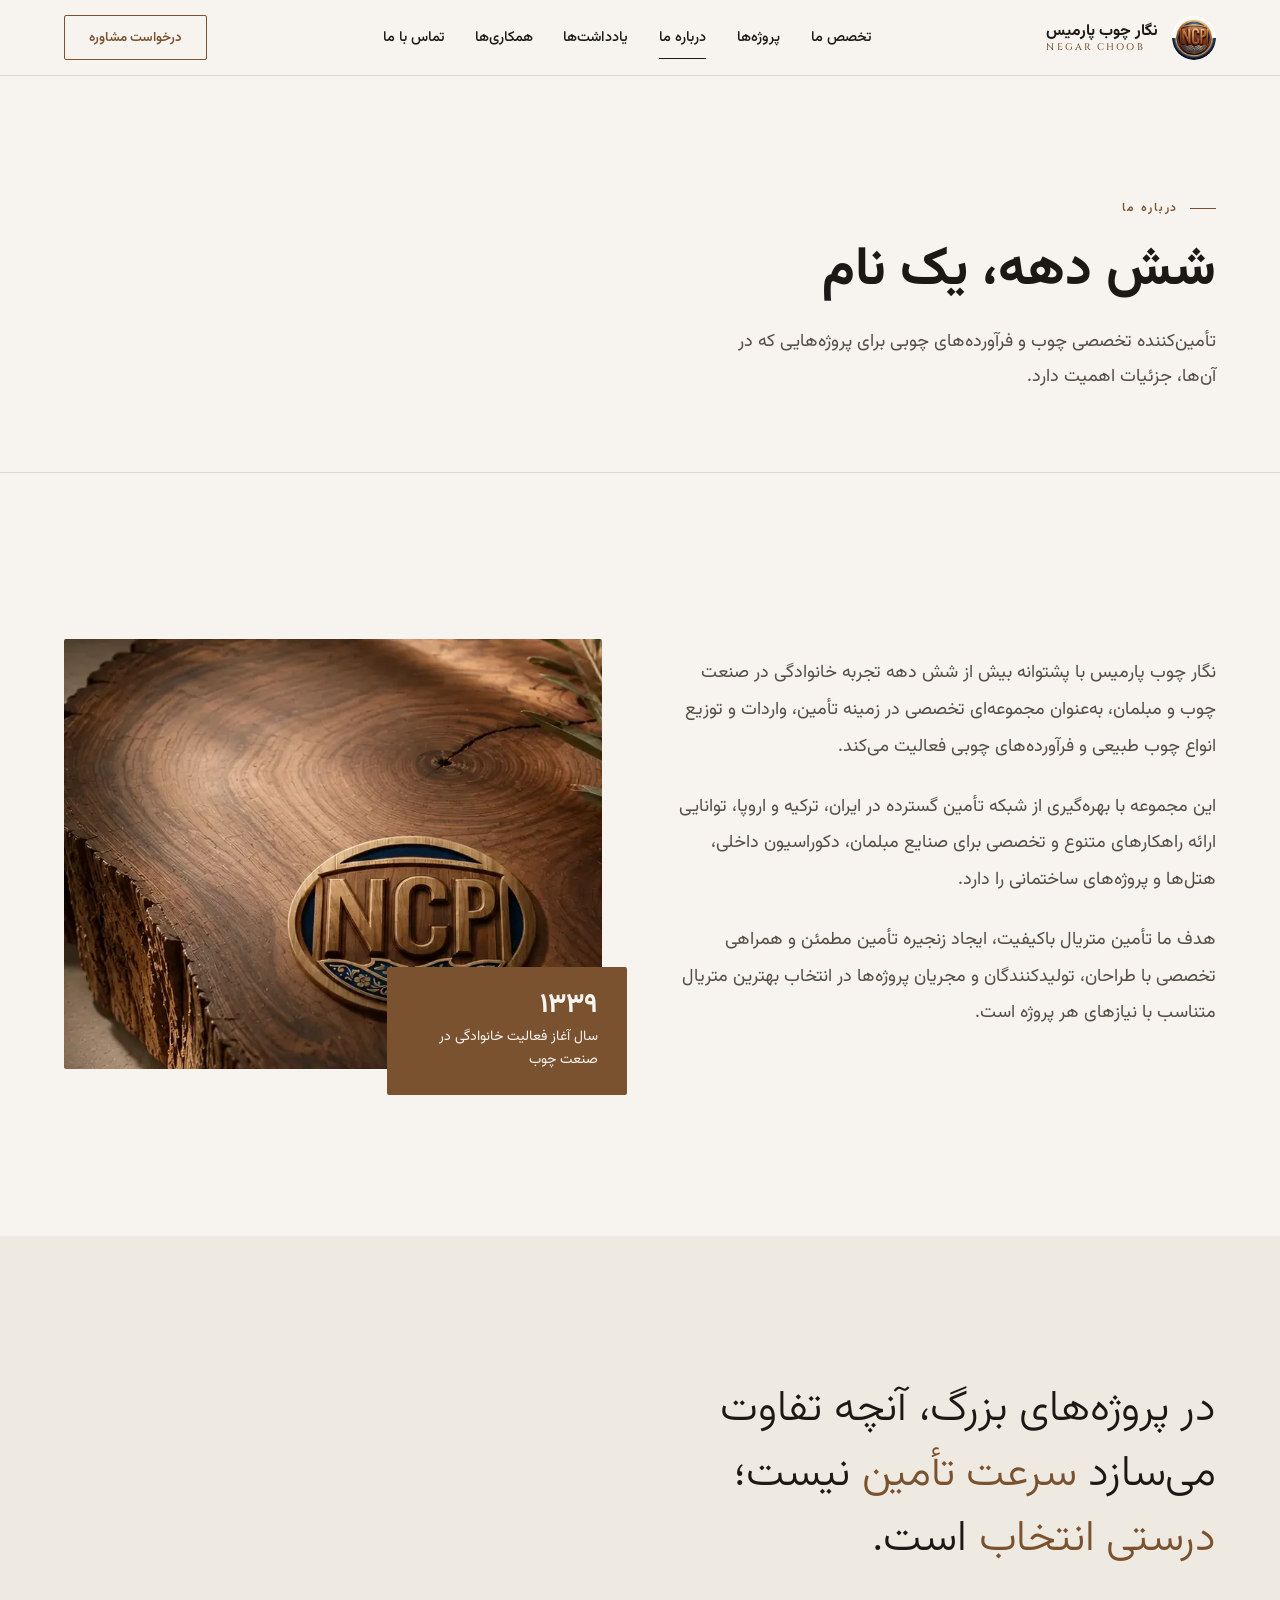
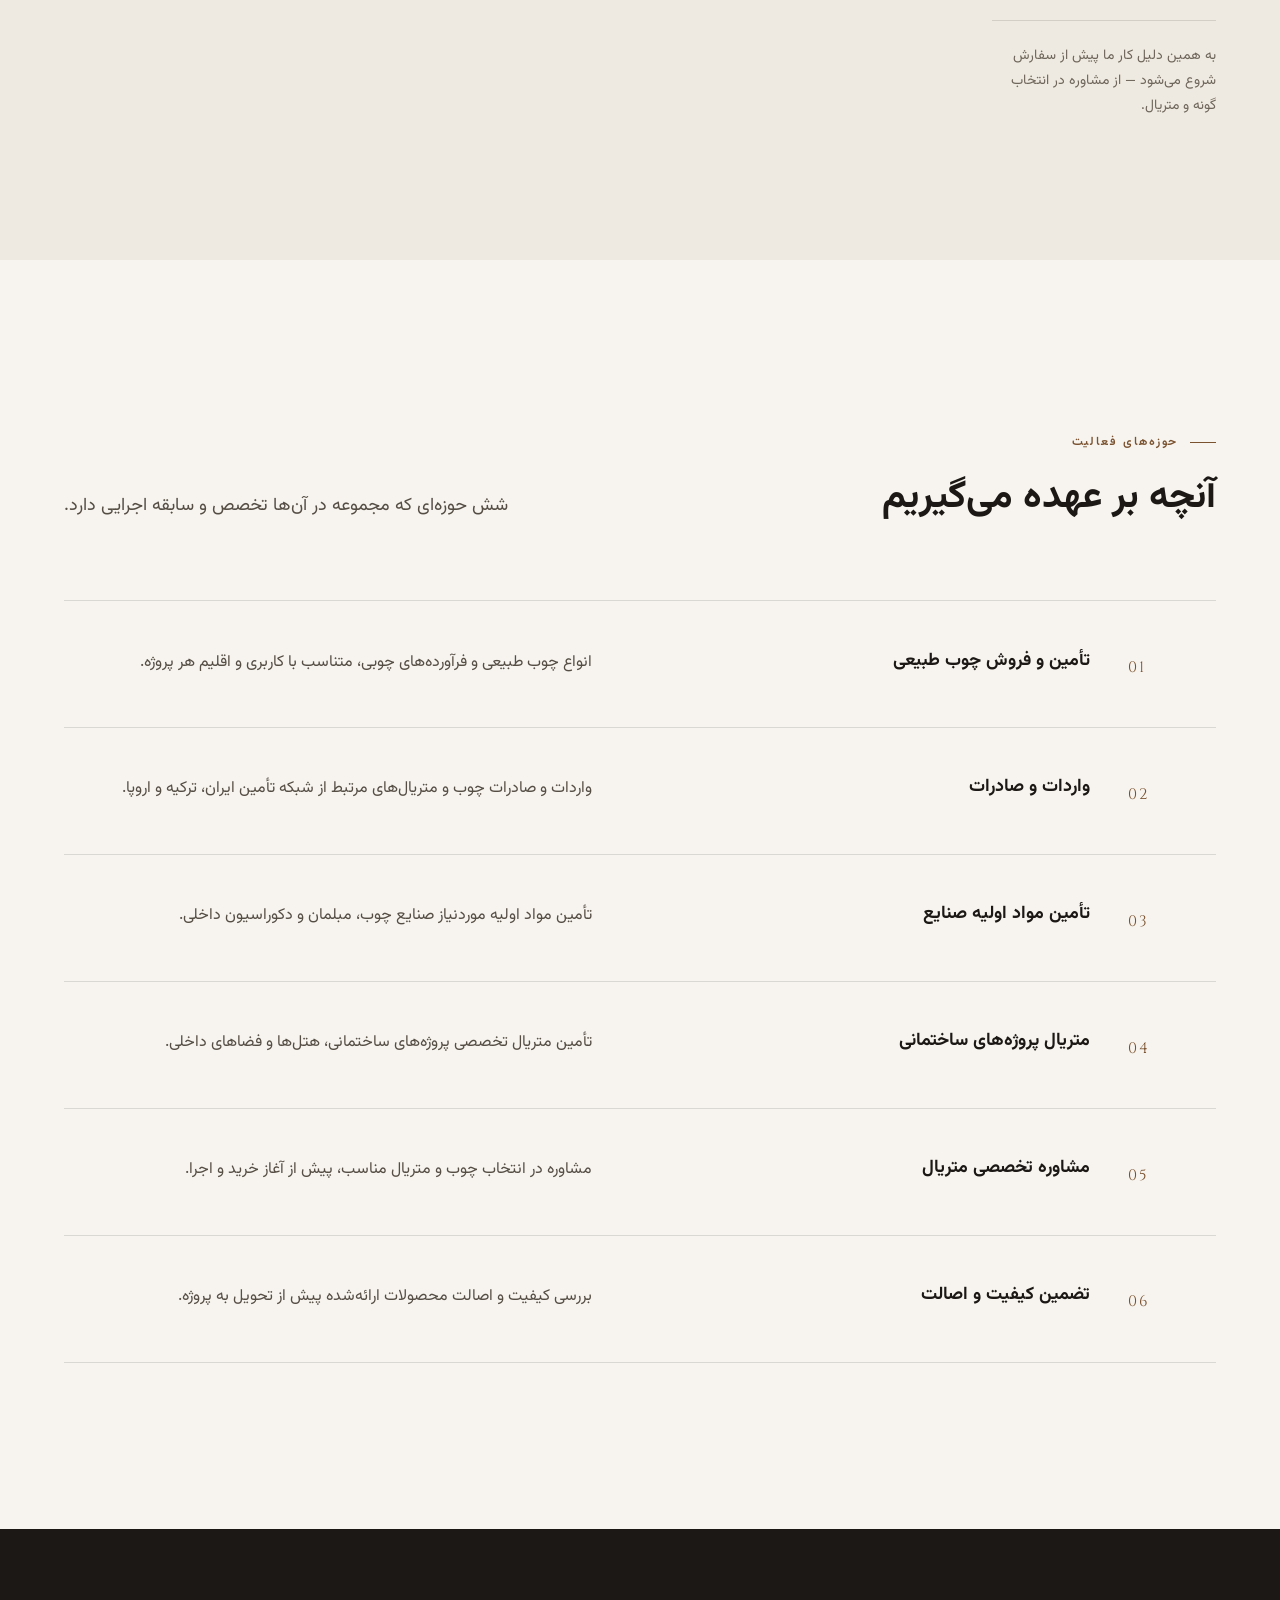
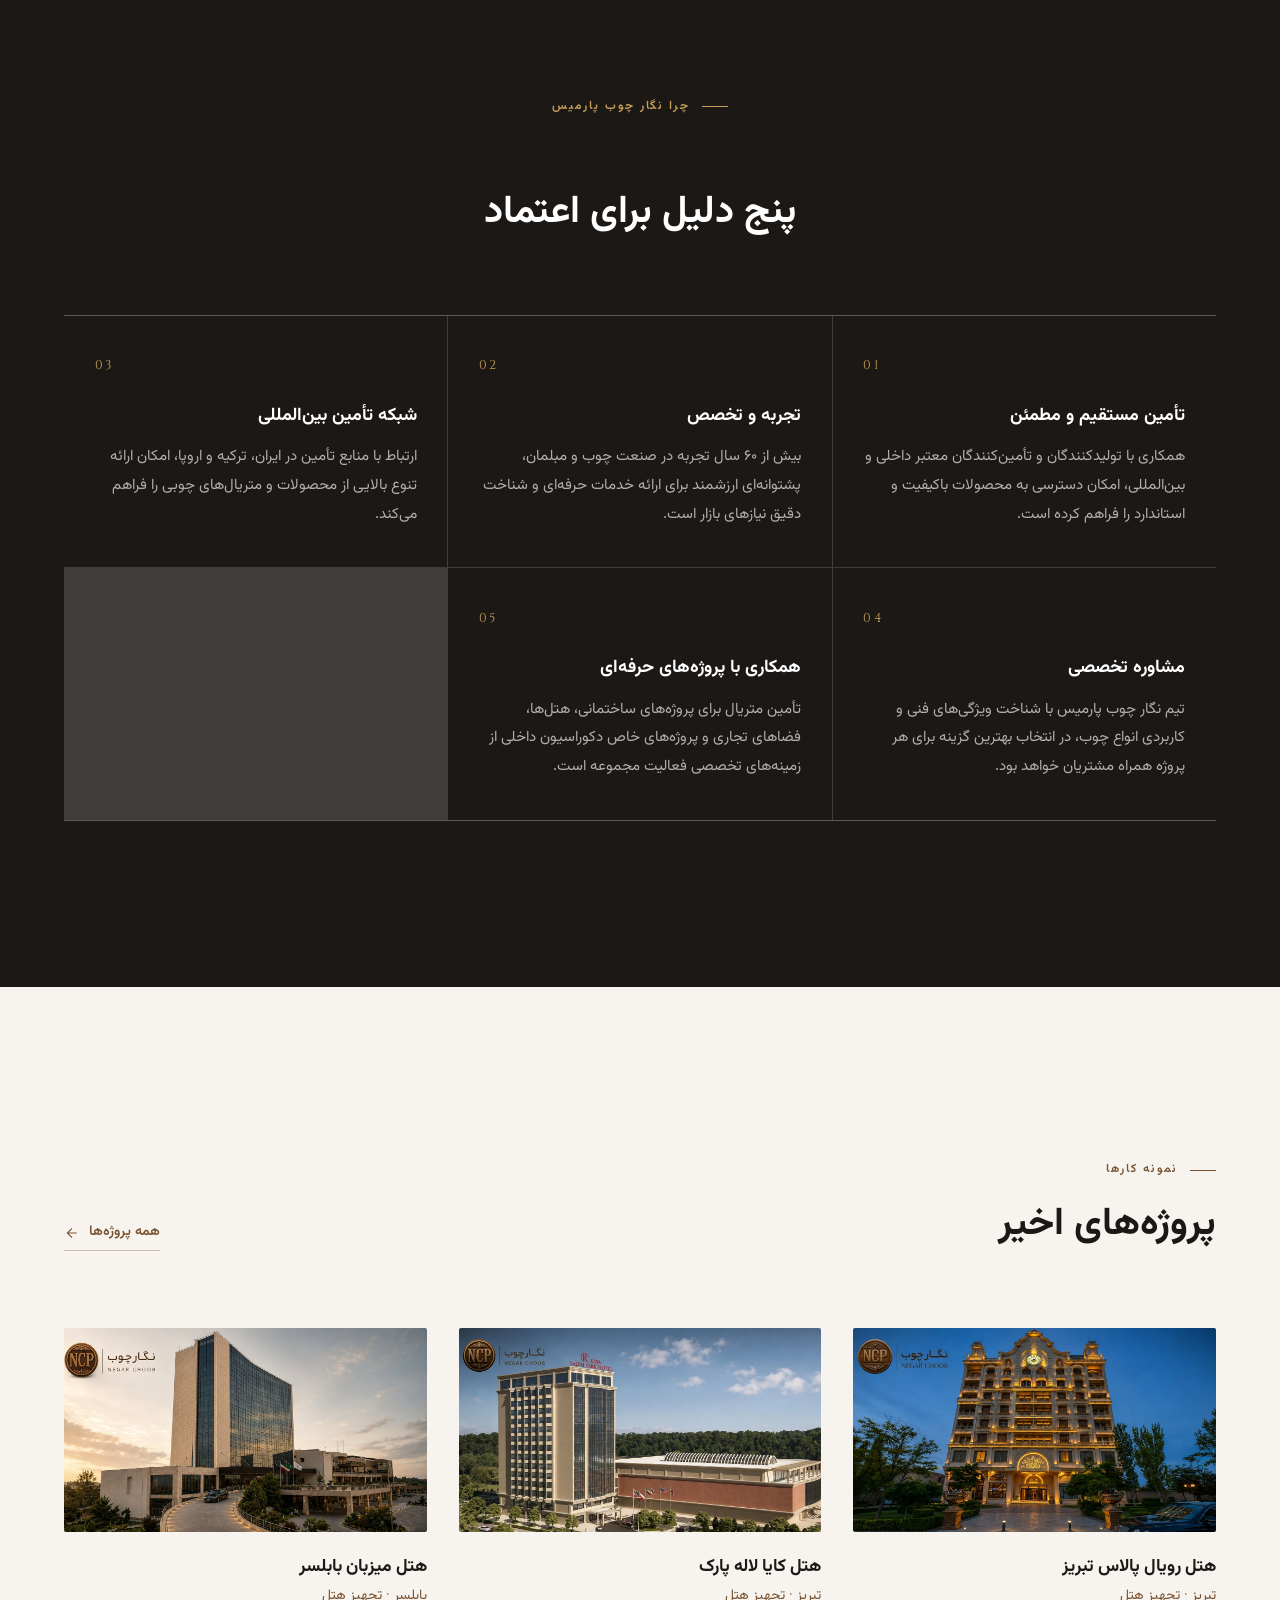
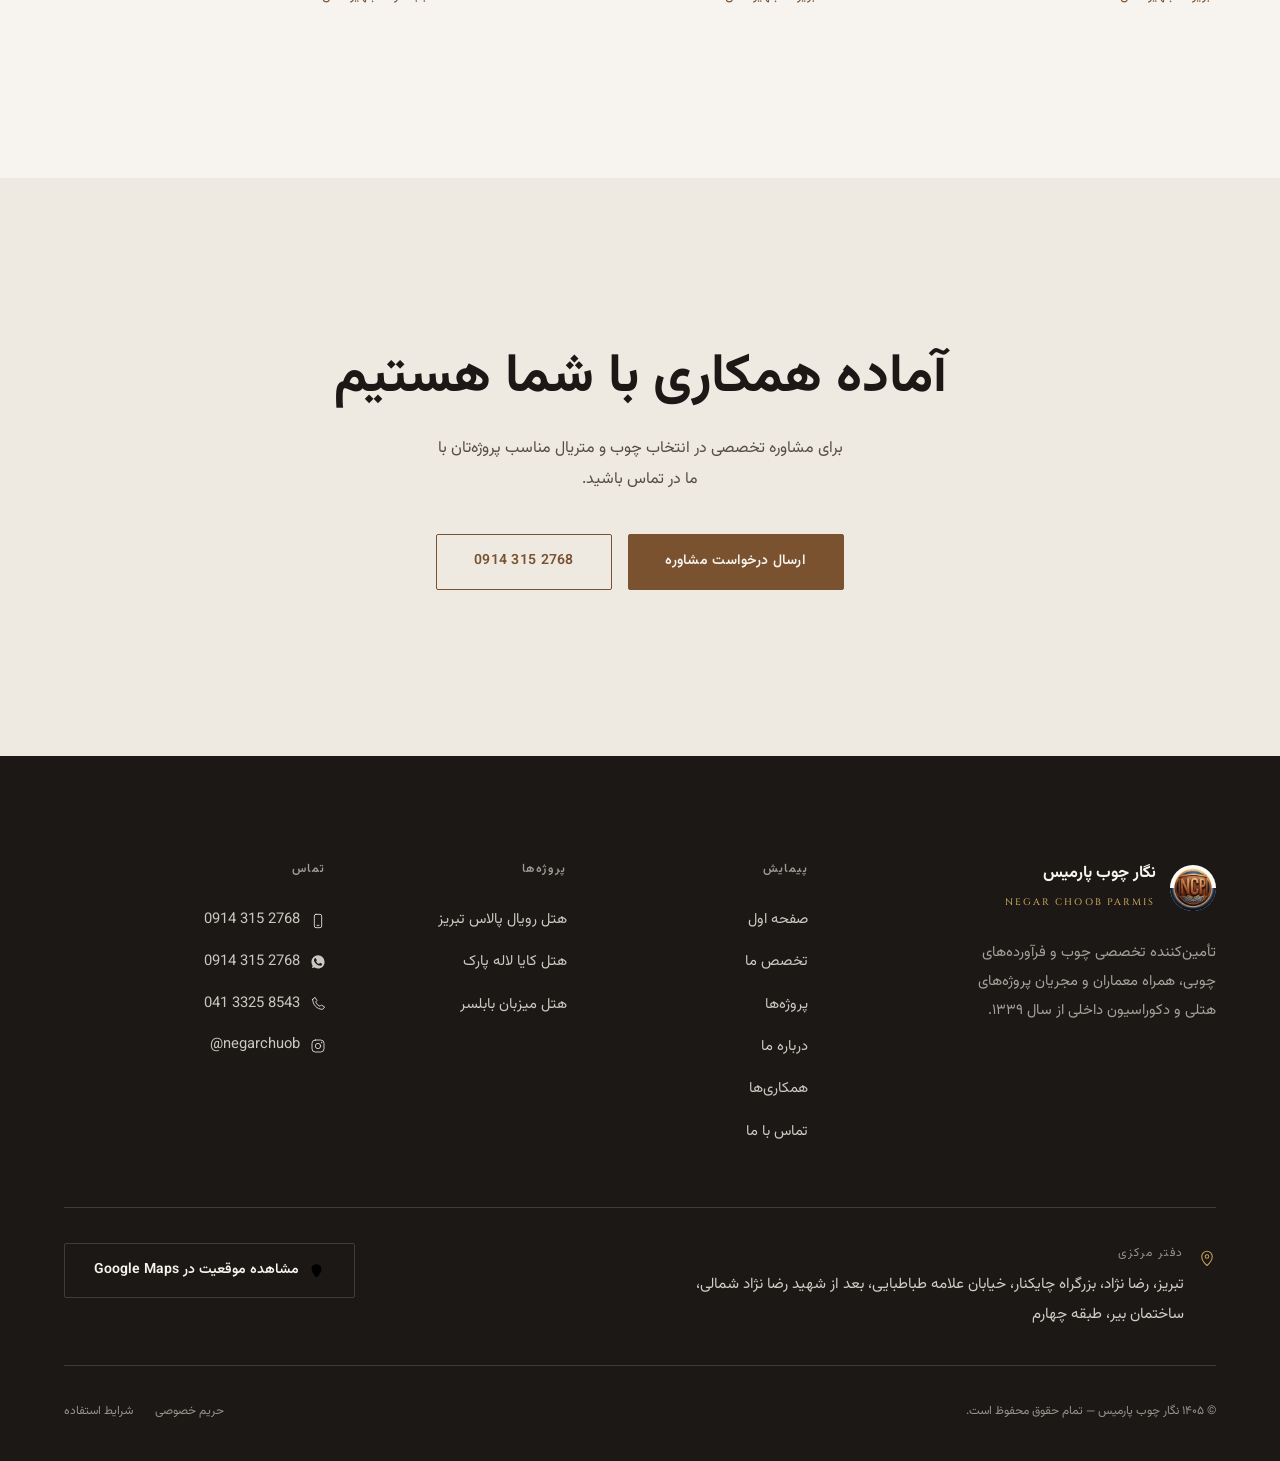
<file: about.html>
<!DOCTYPE html>
<html lang="fa" dir="rtl">
<head>
<meta charset="UTF-8">
<meta name="viewport" content="width=device-width, initial-scale=1">
<title>درباره ما | نگار چوب پارمیس</title>
<meta name="description" content="نگار چوب پارمیس؛ شش دهه تجربه خانوادگی در تأمین، واردات و توزیع چوب طبیعی و فرآورده‌های چوبی برای پروژه‌های هتلی، معماری و دکوراسیون داخلی.">
<meta name="theme-color" content="#1C1815">
<link rel="icon" href="ncp-logo.jpg">

<link rel="preconnect" href="https://fonts.googleapis.com">
<link rel="preconnect" href="https://fonts.gstatic.com" crossorigin>
<link rel="stylesheet" href="https://fonts.googleapis.com/css2?family=Vazirmatn:wght@300;400;500;600;700;800&family=Cinzel:wght@400;500;600&display=swap">
<link rel="stylesheet" href="css/style.css">
<script>document.documentElement.classList.add('js');</script>

</head>
<body>

<a class="skip-link" href="#main">رفتن به محتوای اصلی</a>

<nav class="nav is-solid">
    <a href="index.html" class="nav-brand" aria-label="نگار چوب پارمیس — صفحه اول">
        <img src="ncp-logo.jpg" alt="" width="44" height="44">
        <span class="nav-brand-text">
            <strong>نگار چوب پارمیس</strong>
            <span class="latin">NEGAR CHOOB</span>
        </span>
    </a>
    <ul class="nav-links">
        <li><a href="index.html#expertise">تخصص ما</a></li>
        <li><a href="index.html#projects">پروژه‌ها</a></li>
        <li><a href="about.html" aria-current="page">درباره ما</a></li>
        <li><a href="index.html#journal">یادداشت‌ها</a></li>
        <li><a href="partnerships.html">همکاری‌ها</a></li>
        <li><a href="contact.html">تماس با ما</a></li>
    </ul>
    <a href="index.html#contact" class="nav-cta">درخواست مشاوره</a>
    <button class="nav-toggle" aria-label="باز کردن منو" aria-expanded="false">
        <svg class="icon" viewBox="0 0 24 24" aria-hidden="true"><path stroke-linecap="round" d="M3 7h18M3 12h18M3 17h18"/></svg>
    </button>
</nav>

<div class="mobile-drawer" role="dialog" aria-label="منوی اصلی" aria-modal="true">
    <button class="mobile-drawer-close" aria-label="بستن منو">
        <svg class="icon" viewBox="0 0 24 24" aria-hidden="true"><path stroke-linecap="round" d="M6 6l12 12M18 6L6 18"/></svg>
    </button>
    <ul>
        <li><a href="index.html">صفحه اول</a></li>
        <li><a href="index.html#expertise">تخصص ما</a></li>
        <li><a href="index.html#projects">پروژه‌ها</a></li>
        <li><a href="about.html">درباره ما</a></li>
        <li><a href="partnerships.html">همکاری‌ها</a></li>
        <li><a href="contact.html">تماس با ما</a></li>
    </ul>
    <div class="mobile-drawer-foot">
        <a href="tel:+989143152768" class="ltr">0914 315 2768</a><br>
        <a href="tel:+984133258543" class="ltr">041 3325 8543</a>
    </div>
</div>

<main id="main">

    <header class="page-header">
        <div class="wrap" style="padding-inline: 0;">
            <span class="eyebrow">درباره ما</span>
            <h1>شش دهه، یک نام</h1>
            <p>تأمین‌کننده تخصصی چوب و فرآورده‌های چوبی برای پروژه‌هایی که در آن‌ها، جزئیات اهمیت دارد.</p>
        </div>
    </header>

    <!-- Intro -->
    <section class="section">
        <div class="wrap about">
            <div class="about-body reveal">
                <p style="font-size: var(--body-lg); line-height: 2.05; color: var(--ink-soft); margin-bottom: 1.4rem;">
                    نگار چوب پارمیس با پشتوانه بیش از شش دهه تجربه خانوادگی در صنعت چوب و مبلمان، به‌عنوان مجموعه‌ای تخصصی در زمینه تأمین، واردات و توزیع انواع چوب طبیعی و فرآورده‌های چوبی فعالیت می‌کند.
                </p>
                <p style="font-size: var(--body-lg); line-height: 2.05; color: var(--ink-soft); margin-bottom: 1.4rem;">
                    این مجموعه با بهره‌گیری از شبکه تأمین گسترده در ایران، ترکیه و اروپا، توانایی ارائه راهکارهای متنوع و تخصصی برای صنایع مبلمان، دکوراسیون داخلی، هتل‌ها و پروژه‌های ساختمانی را دارد.
                </p>
                <p style="font-size: var(--body-lg); line-height: 2.05; color: var(--ink-soft);">
                    هدف ما تأمین متریال باکیفیت، ایجاد زنجیره تأمین مطمئن و همراهی تخصصی با طراحان، تولیدکنندگان و مجریان پروژه‌ها در انتخاب بهترین متریال متناسب با نیازهای هر پروژه است.
                </p>
            </div>

            <div class="about-media reveal">
                <div class="brand-shot">
                    <picture>
                        <source srcset="shot-material.webp" type="image/webp">
                        <img src="shot-material.jpg" alt="برش چوب طبیعی با نشان نگار چوب پارمیس" width="745" height="603" loading="lazy" decoding="async">
                    </picture>
                </div>
                <div class="about-media-tag">
                    <strong>۱۳۳۹</strong>
                    سال آغاز فعالیت خانوادگی در صنعت چوب
                </div>
            </div>
        </div>
    </section>

    <!-- Statement -->
    <section class="statement section-alt">
        <figure class="wrap reveal">
            <blockquote>
                در پروژه‌های بزرگ، آنچه تفاوت می‌سازد <em>سرعت تأمین</em> نیست؛ <em>درستی انتخاب</em> است.
            </blockquote>
            <figcaption>
                به همین دلیل کار ما پیش از سفارش شروع می‌شود — از مشاوره در انتخاب گونه و متریال.
            </figcaption>
        </figure>
    </section>

    <!-- Areas of activity -->
    <section class="section" id="activities">
        <div class="wrap">
            <div class="section-head reveal">
                <div>
                    <span class="eyebrow">حوزه‌های فعالیت</span>
                    <h2 class="kicker">آنچه بر عهده می‌گیریم</h2>
                </div>
                <p class="lede">شش حوزه‌ای که مجموعه در آن‌ها تخصص و سابقه اجرایی دارد.</p>
            </div>

            <div class="expertise-list reveal-group">
                <article class="expertise-item reveal">
                    <span class="expertise-num">01</span>
                    <h3>تأمین و فروش چوب طبیعی</h3>
                    <p>انواع چوب طبیعی و فرآورده‌های چوبی، متناسب با کاربری و اقلیم هر پروژه.</p>
                </article>
                <article class="expertise-item reveal">
                    <span class="expertise-num">02</span>
                    <h3>واردات و صادرات</h3>
                    <p>واردات و صادرات چوب و متریال‌های مرتبط از شبکه تأمین ایران، ترکیه و اروپا.</p>
                </article>
                <article class="expertise-item reveal">
                    <span class="expertise-num">03</span>
                    <h3>تأمین مواد اولیه صنایع</h3>
                    <p>تأمین مواد اولیه موردنیاز صنایع چوب، مبلمان و دکوراسیون داخلی.</p>
                </article>
                <article class="expertise-item reveal">
                    <span class="expertise-num">04</span>
                    <h3>متریال پروژه‌های ساختمانی</h3>
                    <p>تأمین متریال تخصصی پروژه‌های ساختمانی، هتل‌ها و فضاهای داخلی.</p>
                </article>
                <article class="expertise-item reveal">
                    <span class="expertise-num">05</span>
                    <h3>مشاوره تخصصی متریال</h3>
                    <p>مشاوره در انتخاب چوب و متریال مناسب، پیش از آغاز خرید و اجرا.</p>
                </article>
                <article class="expertise-item reveal">
                    <span class="expertise-num">06</span>
                    <h3>تضمین کیفیت و اصالت</h3>
                    <p>بررسی کیفیت و اصالت محصولات ارائه‌شده پیش از تحویل به پروژه.</p>
                </article>
            </div>
        </div>
    </section>

    <!-- Why us -->
    <section class="section reasons">
        <div class="wrap">
            <div class="section-head center reveal">
                <span class="eyebrow eyebrow--light eyebrow--center">چرا نگار چوب پارمیس</span>
                <h2 class="kicker">پنج دلیل برای اعتماد</h2>
            </div>

            <div class="reasons-grid reveal-group">
                <article class="reason reveal">
                    <span class="reason-num">01</span>
                    <h3>تأمین مستقیم و مطمئن</h3>
                    <p>همکاری با تولیدکنندگان و تأمین‌کنندگان معتبر داخلی و بین‌المللی، امکان دسترسی به محصولات باکیفیت و استاندارد را فراهم کرده است.</p>
                </article>
                <article class="reason reveal">
                    <span class="reason-num">02</span>
                    <h3>تجربه و تخصص</h3>
                    <p>بیش از ۶۰ سال تجربه در صنعت چوب و مبلمان، پشتوانه‌ای ارزشمند برای ارائه خدمات حرفه‌ای و شناخت دقیق نیازهای بازار است.</p>
                </article>
                <article class="reason reveal">
                    <span class="reason-num">03</span>
                    <h3>شبکه تأمین بین‌المللی</h3>
                    <p>ارتباط با منابع تأمین در ایران، ترکیه و اروپا، امکان ارائه تنوع بالایی از محصولات و متریال‌های چوبی را فراهم می‌کند.</p>
                </article>
                <article class="reason reveal">
                    <span class="reason-num">04</span>
                    <h3>مشاوره تخصصی</h3>
                    <p>تیم نگار چوب پارمیس با شناخت ویژگی‌های فنی و کاربردی انواع چوب، در انتخاب بهترین گزینه برای هر پروژه همراه مشتریان خواهد بود.</p>
                </article>
                <article class="reason reveal">
                    <span class="reason-num">05</span>
                    <h3>همکاری با پروژه‌های حرفه‌ای</h3>
                    <p>تأمین متریال برای پروژه‌های ساختمانی، هتل‌ها، فضاهای تجاری و پروژه‌های خاص دکوراسیون داخلی از زمینه‌های تخصصی فعالیت مجموعه است.</p>
                </article>
            </div>
        </div>
    </section>

    <!-- Projects teaser -->
    <section class="section">
        <div class="wrap">
            <div class="section-head reveal">
                <div>
                    <span class="eyebrow">نمونه کارها</span>
                    <h2 class="kicker">پروژه‌های اخیر</h2>
                </div>
                <a href="index.html#projects" class="btn-text">
                    همه پروژه‌ها
                    <svg viewBox="0 0 24 24" aria-hidden="true"><path d="M19 12H5M12 19l-7-7 7-7"/></svg>
                </a>
            </div>

            <div class="journal-grid reveal-group" style="gap: clamp(1.5rem, 2.5vw, 2.5rem);">
                <a href="project-royalpalace.html" class="reveal">
                    <div class="framed-shot framed-shot--zoom" style="border-radius: var(--radius);">
                        <picture>
                            <source srcset="shot-royalpalace.webp" type="image/webp">
                            <img src="shot-royalpalace.jpg" alt="هتل رویال پالاس تبریز" width="1400" height="782" loading="lazy" decoding="async">
                        </picture>
                    </div>
                    <h3 style="font-size:1.1rem; font-weight:700; margin-top:1.2rem;">هتل رویال پالاس تبریز</h3>
                    <span style="font-size:var(--small); color:var(--walnut);">تبریز · تجهیز هتل</span>
                </a>
                <a href="project-kaya.html" class="reveal">
                    <div class="framed-shot framed-shot--zoom" style="border-radius: var(--radius);">
                        <picture>
                            <source srcset="shot-kaya.webp" type="image/webp">
                            <img src="shot-kaya.jpg" alt="هتل کایا لاله پارک تبریز" width="1400" height="773" loading="lazy" decoding="async">
                        </picture>
                    </div>
                    <h3 style="font-size:1.1rem; font-weight:700; margin-top:1.2rem;">هتل کایا لاله پارک</h3>
                    <span style="font-size:var(--small); color:var(--walnut);">تبریز · تجهیز هتل</span>
                </a>
                <a href="project-babolsar.html" class="reveal">
                    <div class="framed-shot framed-shot--zoom" style="border-radius: var(--radius);">
                        <picture>
                            <source srcset="shot-babolsar.webp" type="image/webp">
                            <img src="shot-babolsar.jpg" alt="هتل میزبان بابلسر" width="1400" height="751" loading="lazy" decoding="async">
                        </picture>
                    </div>
                    <h3 style="font-size:1.1rem; font-weight:700; margin-top:1.2rem;">هتل میزبان بابلسر</h3>
                    <span style="font-size:var(--small); color:var(--walnut);">بابلسر · تجهیز هتل</span>
                </a>
            </div>
        </div>
    </section>

    <!-- CTA -->
    <section class="section cta-band">
        <div class="wrap reveal">
            <h2>آماده همکاری با شما هستیم</h2>
            <p>برای مشاوره تخصصی در انتخاب چوب و متریال مناسب پروژه‌تان با ما در تماس باشید.</p>
            <div class="btn-wrap">
                <a href="index.html#contact" class="btn btn-primary">ارسال درخواست مشاوره</a>
                <a href="tel:+989143152768" class="btn btn-outline-dark ltr">0914 315 2768</a>
            </div>
        </div>
    </section>

</main>

<footer>
    <div class="footer-grid">
        <div class="footer-col">
            <div class="footer-brand">
                <img src="ncp-logo.jpg" alt="" width="46" height="46">
                <span>
                    <strong>نگار چوب پارمیس</strong>
                    <span class="latin">NEGAR CHOOB PARMIS</span>
                </span>
            </div>
            <p>تأمین‌کننده تخصصی چوب و فرآورده‌های چوبی، همراه معماران و مجریان پروژه‌های هتلی و دکوراسیون داخلی از سال ۱۳۳۹.</p>
        </div>
        <div class="footer-col">
            <h2>پیمایش</h2>
            <ul>
                <li><a href="index.html#home">صفحه اول</a></li>
                <li><a href="index.html#expertise">تخصص ما</a></li>
                <li><a href="index.html#projects">پروژه‌ها</a></li>
                <li><a href="about.html">درباره ما</a></li>
                <li><a href="partnerships.html">همکاری‌ها</a></li>
                <li><a href="contact.html">تماس با ما</a></li>
            </ul>
        </div>
        <div class="footer-col">
            <h2>پروژه‌ها</h2>
            <ul>
                <li><a href="project-royalpalace.html">هتل رویال پالاس تبریز</a></li>
                <li><a href="project-kaya.html">هتل کایا لاله پارک</a></li>
                <li><a href="project-babolsar.html">هتل میزبان بابلسر</a></li>
            </ul>
        </div>
        <div class="footer-col">
            <h2>تماس</h2>
            <div class="footer-contact">
                <a href="tel:+989143152768" aria-label="تلفن همراه — 0914 315 2768"><svg viewBox="0 0 24 24" stroke-linecap="round" stroke-linejoin="round" aria-hidden="true"><rect x="6.5" y="2" width="11" height="20" rx="2.5"/><path d="M10.5 18.5h3"/></svg><span class="ltr">0914 315 2768</span></a>
                <a href="https://wa.me/989143152768" target="_blank" rel="noopener noreferrer" aria-label="واتساپ — 0914 315 2768"><svg viewBox="0 0 24 24" class="is-solid" aria-hidden="true"><path d="M17.472 14.382c-.297-.149-1.758-.867-2.03-.967-.273-.099-.471-.148-.67.15-.197.297-.767.966-.94 1.164-.173.199-.347.223-.644.075-.297-.15-1.255-.463-2.39-1.475-.883-.788-1.48-1.761-1.653-2.059-.173-.297-.018-.458.13-.606.134-.133.298-.347.446-.52.149-.174.198-.298.298-.497.099-.198.05-.371-.025-.52-.075-.149-.669-1.612-.916-2.207-.242-.579-.487-.5-.669-.51a12.8 12.8 0 0 0-.57-.01c-.198 0-.52.074-.792.372-.272.297-1.04 1.016-1.04 2.479 0 1.462 1.065 2.875 1.213 3.074.149.198 2.096 3.2 5.077 4.487.709.306 1.262.489 1.694.625.712.227 1.36.195 1.872.118.571-.085 1.758-.719 2.006-1.413.247-.694.247-1.289.173-1.413-.074-.124-.272-.198-.57-.347M12.05 21.785h-.004a9.87 9.87 0 0 1-5.031-1.378l-.361-.214-3.741.982.998-3.648-.235-.374a9.86 9.86 0 0 1-1.51-5.26c.001-5.45 4.436-9.884 9.888-9.884a9.82 9.82 0 0 1 6.988 2.898 9.825 9.825 0 0 1 2.893 6.994c-.003 5.45-4.437 9.884-9.885 9.884"/></svg><span class="ltr">0914 315 2768</span></a>
                <a href="tel:+984133258543" aria-label="تلفن دفتر — 041 3325 8543"><svg viewBox="0 0 24 24" stroke-linecap="round" stroke-linejoin="round" aria-hidden="true"><path d="M4 5c0 8.3 6.7 15 15 15l3-3.5-5-3-2 2a12 12 0 0 1-6.5-6.5l2-2-3-5L4 5z"/></svg><span class="ltr">041 3325 8543</span></a>
                <a href="https://instagram.com/negarchuob" target="_blank" rel="noopener noreferrer" aria-label="اینستاگرام — negarchuob@"><svg viewBox="0 0 24 24" stroke-linecap="round" stroke-linejoin="round" aria-hidden="true"><rect x="3" y="3" width="18" height="18" rx="5"/><circle cx="12" cy="12" r="4"/><circle cx="17.4" cy="6.6" r="1.1" fill="currentColor" stroke="none"/></svg><span class="ltr">@negarchuob</span></a>
            </div>
        </div>
    </div>

    <div class="footer-address-bar">
        <div class="footer-address">
            <svg viewBox="0 0 24 24" stroke-linecap="round" stroke-linejoin="round" aria-hidden="true"><path d="M12 22s7-6.2 7-12a7 7 0 1 0-14 0c0 5.8 7 12 7 12z"/><circle cx="12" cy="10" r="2.4"/></svg>
            <dl>
                <dt>دفتر مرکزی</dt>
                <dd>تبریز، رضا نژاد، بزرگراه چایکنار، خیابان علامه طباطبایی، بعد از شهید رضا نژاد شمالی، ساختمان بیر، طبقه چهارم</dd>
            </dl>
        </div>
        <a class="btn-map-dark" href="https://maps.app.goo.gl/3bpK7oVCfBt391tz7?g_st=ic" target="_blank" rel="noopener noreferrer">
            <svg viewBox="0 0 24 24" stroke-linecap="round" stroke-linejoin="round" aria-hidden="true"><path d="M12 22s7-6.2 7-12a7 7 0 1 0-14 0c0 5.8 7 12 7 12z"/><circle cx="12" cy="10" r="2.4"/></svg>
            مشاهده موقعیت در Google Maps
            <span class="visually-hidden">(در تب جدید باز می‌شود)</span>
        </a>
    </div>

    <div class="footer-bottom">
        <p>© <span data-year>۱۴۰۴</span> نگار چوب پارمیس — تمام حقوق محفوظ است.</p>
        <div class="footer-legal">
            <a href="#">حریم خصوصی</a>
            <a href="#">شرایط استفاده</a>
        </div>
    </div>
</footer>


<!-- WhatsApp — shown once per session, on first visit -->
<aside class="wa-pop" id="waPop" role="complementary" aria-labelledby="waPopTitle" hidden>
    <button class="wa-pop-close" type="button" aria-label="بستن">
        <svg viewBox="0 0 24 24" aria-hidden="true"><path stroke-linecap="round" d="M6 6l12 12M18 6L6 18"/></svg>
    </button>
    <div class="wa-pop-head">
        <span class="wa-pop-mark" aria-hidden="true">
            <svg viewBox="0 0 24 24"><path d="M17.472 14.382c-.297-.149-1.758-.867-2.03-.967-.273-.099-.471-.148-.67.15-.197.297-.767.966-.94 1.164-.173.199-.347.223-.644.075-.297-.15-1.255-.463-2.39-1.475-.883-.788-1.48-1.761-1.653-2.059-.173-.297-.018-.458.13-.606.134-.133.298-.347.446-.52.149-.174.198-.298.298-.497.099-.198.05-.371-.025-.52-.075-.149-.669-1.612-.916-2.207-.242-.579-.487-.5-.669-.51a12.8 12.8 0 0 0-.57-.01c-.198 0-.52.074-.792.372-.272.297-1.04 1.016-1.04 2.479 0 1.462 1.065 2.875 1.213 3.074.149.198 2.096 3.2 5.077 4.487.709.306 1.262.489 1.694.625.712.227 1.36.195 1.872.118.571-.085 1.758-.719 2.006-1.413.247-.694.247-1.289.173-1.413-.074-.124-.272-.198-.57-.347M12.05 21.785h-.004a9.87 9.87 0 0 1-5.031-1.378l-.361-.214-3.741.982.998-3.648-.235-.374a9.86 9.86 0 0 1-1.51-5.26c.001-5.45 4.436-9.884 9.888-9.884a9.82 9.82 0 0 1 6.988 2.898 9.825 9.825 0 0 1 2.893 6.994c-.003 5.45-4.437 9.884-9.885 9.884"/></svg>
        </span>
        <span>
            <span class="wa-pop-kicker">مشاوره رایگان</span>
            <span class="wa-pop-title" id="waPopTitle">نیاز به مشاوره یا استعلام قیمت دارید؟</span>
        </span>
    </div>
    <p>کارشناسان نگار چوب پارمیس آماده پاسخگویی به شما هستند.</p>
    <a class="btn btn-primary" href="https://wa.me/989143152768" target="_blank" rel="noopener noreferrer">
        شروع گفتگو در واتساپ
        <span class="visually-hidden">(در تب جدید باز می‌شود)</span>
    </a>
</aside>

<script src="js/main.js"></script>
</body>
</html>
</file>
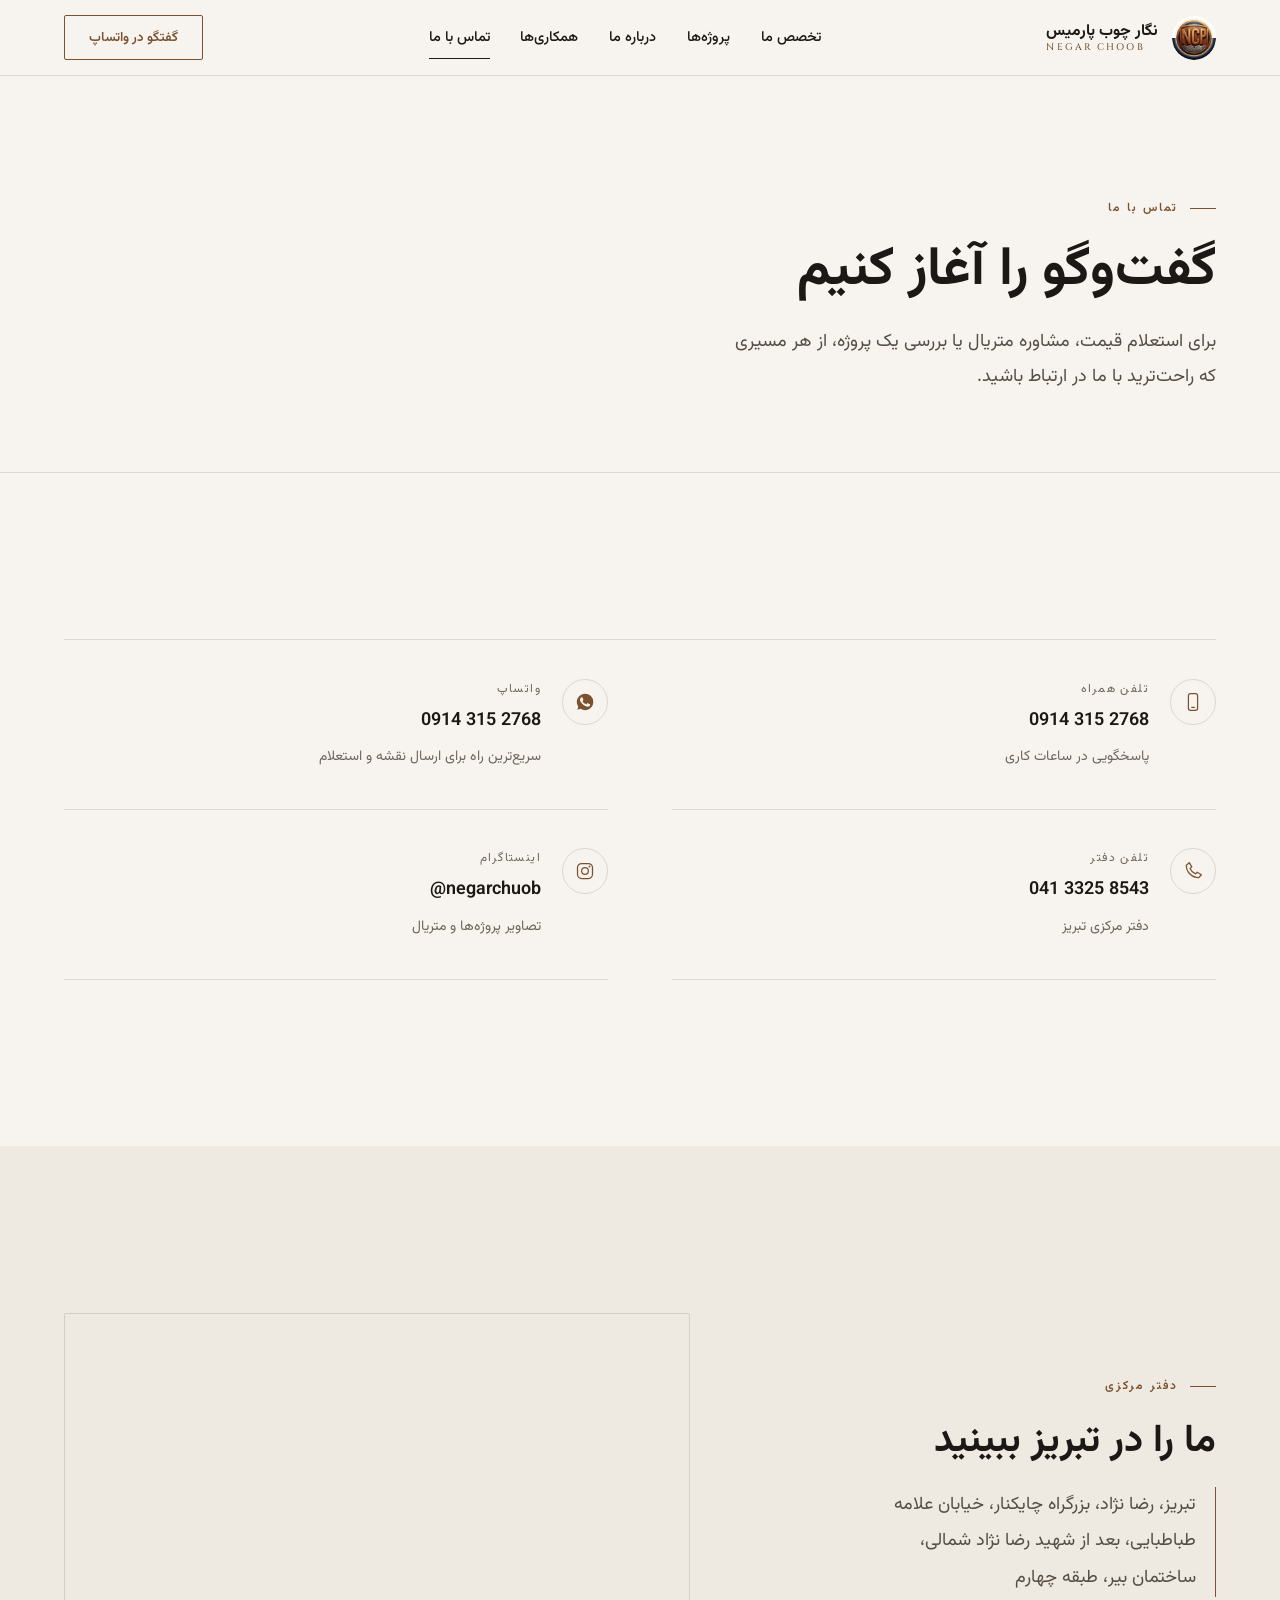
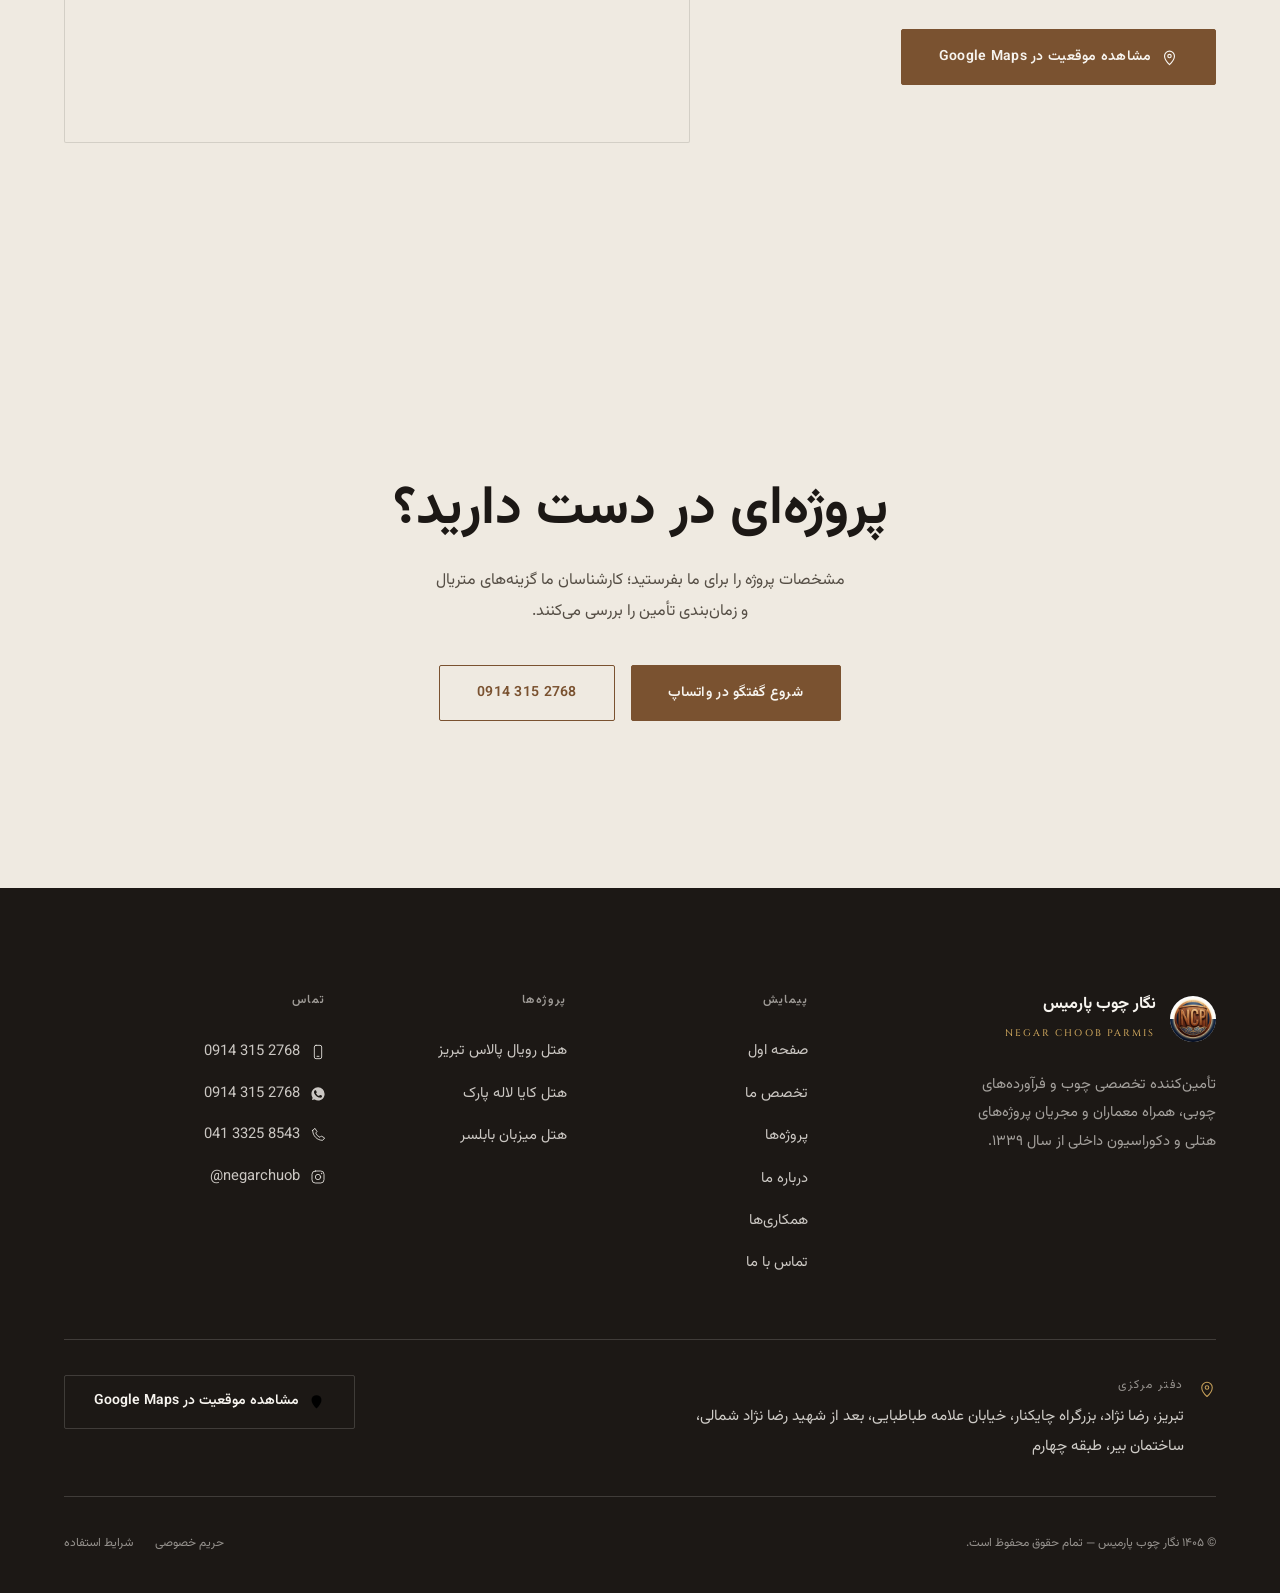
<file: contact.html>
<!DOCTYPE html>
<html lang="fa" dir="rtl">
<head>
<meta charset="UTF-8">
<meta name="viewport" content="width=device-width, initial-scale=1">
<title>تماس با ما | نگار چوب پارمیس</title>
<meta name="description" content="راه‌های ارتباط با نگار چوب پارمیس — تماس، واتساپ، تلفن دفتر، اینستاگرام و موقعیت دفتر مرکزی در تبریز.">
<meta name="theme-color" content="#1C1815">
<link rel="icon" href="ncp-logo.jpg">

<meta property="og:type" content="website">
<meta property="og:title" content="تماس با ما | نگار چوب پارمیس">
<meta property="og:description" content="کارشناسان نگار چوب پارمیس آماده پاسخگویی به شما هستند.">
<meta property="og:image" content="shot-royalpalace.jpg">
<meta property="og:locale" content="fa_IR">

<link rel="preconnect" href="https://fonts.googleapis.com">
<link rel="preconnect" href="https://fonts.gstatic.com" crossorigin>
<link rel="stylesheet" href="https://fonts.googleapis.com/css2?family=Vazirmatn:wght@300;400;500;600;700;800&family=Cinzel:wght@400;500;600&display=swap">
<link rel="stylesheet" href="css/style.css">
<script>document.documentElement.classList.add('js');</script>

</head>
<body>

<a class="skip-link" href="#main">رفتن به محتوای اصلی</a>

<nav class="nav is-solid">
    <a href="index.html" class="nav-brand" aria-label="نگار چوب پارمیس — صفحه اول">
        <img src="ncp-logo.jpg" alt="" width="44" height="44">
        <span class="nav-brand-text">
            <strong>نگار چوب پارمیس</strong>
            <span class="latin">NEGAR CHOOB</span>
        </span>
    </a>
    <ul class="nav-links">
        <li><a href="index.html#expertise">تخصص ما</a></li>
        <li><a href="index.html#projects">پروژه‌ها</a></li>
        <li><a href="about.html">درباره ما</a></li>
        <li><a href="partnerships.html">همکاری‌ها</a></li>
        <li><a href="contact.html" aria-current="page">تماس با ما</a></li>
    </ul>
    <a href="https://wa.me/989143152768" class="nav-cta" target="_blank" rel="noopener noreferrer">گفتگو در واتساپ</a>
    <button class="nav-toggle" aria-label="باز کردن منو" aria-expanded="false">
        <svg class="icon" viewBox="0 0 24 24" aria-hidden="true"><path stroke-linecap="round" d="M3 7h18M3 12h18M3 17h18"/></svg>
    </button>
</nav>

<div class="mobile-drawer" role="dialog" aria-label="منوی اصلی" aria-modal="true">
    <button class="mobile-drawer-close" aria-label="بستن منو">
        <svg class="icon" viewBox="0 0 24 24" aria-hidden="true"><path stroke-linecap="round" d="M6 6l12 12M18 6L6 18"/></svg>
    </button>
    <ul>
        <li><a href="index.html">صفحه اول</a></li>
        <li><a href="index.html#expertise">تخصص ما</a></li>
        <li><a href="index.html#projects">پروژه‌ها</a></li>
        <li><a href="about.html">درباره ما</a></li>
        <li><a href="partnerships.html">همکاری‌ها</a></li>
        <li><a href="contact.html">تماس با ما</a></li>
    </ul>
    <div class="mobile-drawer-foot">
        <a href="tel:+989143152768" class="ltr">0914 315 2768</a><br>
        <a href="tel:+984133258543" class="ltr">041 3325 8543</a>
    </div>
</div>

<main id="main">

    <header class="page-header">
        <div class="wrap" style="padding-inline: 0;">
            <span class="eyebrow">تماس با ما</span>
            <h1>گفت‌وگو را آغاز کنیم</h1>
            <p>برای استعلام قیمت، مشاوره متریال یا بررسی یک پروژه، از هر مسیری که راحت‌ترید با ما در ارتباط باشید.</p>
        </div>
    </header>

    <!-- Channels -->
    <section class="section">
        <div class="wrap">
            <div class="channels reveal-group">

                <div class="channel reveal">
                    <span class="channel-icon" aria-hidden="true">
                        <svg viewBox="0 0 24 24" stroke-linecap="round" stroke-linejoin="round">
                            <rect x="6.5" y="2" width="11" height="20" rx="2.5"/><path d="M10.5 18.5h3"/>
                        </svg>
                    </span>
                    <div class="channel-body">
                        <span class="channel-label">تلفن همراه</span>
                        <a class="channel-value ltr" href="tel:+989143152768">0914 315 2768</a>
                        <span class="channel-note">پاسخگویی در ساعات کاری</span>
                    </div>
                </div>

                <div class="channel reveal">
                    <span class="channel-icon" aria-hidden="true">
                        <svg viewBox="0 0 24 24" class="is-solid">
                            <path d="M17.472 14.382c-.297-.149-1.758-.867-2.03-.967-.273-.099-.471-.148-.67.15-.197.297-.767.966-.94 1.164-.173.199-.347.223-.644.075-.297-.15-1.255-.463-2.39-1.475-.883-.788-1.48-1.761-1.653-2.059-.173-.297-.018-.458.13-.606.134-.133.298-.347.446-.52.149-.174.198-.298.298-.497.099-.198.05-.371-.025-.52-.075-.149-.669-1.612-.916-2.207-.242-.579-.487-.5-.669-.51a12.8 12.8 0 0 0-.57-.01c-.198 0-.52.074-.792.372-.272.297-1.04 1.016-1.04 2.479 0 1.462 1.065 2.875 1.213 3.074.149.198 2.096 3.2 5.077 4.487.709.306 1.262.489 1.694.625.712.227 1.36.195 1.872.118.571-.085 1.758-.719 2.006-1.413.247-.694.247-1.289.173-1.413-.074-.124-.272-.198-.57-.347M12.05 21.785h-.004a9.87 9.87 0 0 1-5.031-1.378l-.361-.214-3.741.982.998-3.648-.235-.374a9.86 9.86 0 0 1-1.51-5.26c.001-5.45 4.436-9.884 9.888-9.884a9.82 9.82 0 0 1 6.988 2.898 9.825 9.825 0 0 1 2.893 6.994c-.003 5.45-4.437 9.884-9.885 9.884"/>
                        </svg>
                    </span>
                    <div class="channel-body">
                        <span class="channel-label">واتساپ</span>
                        <a class="channel-value ltr" href="https://wa.me/989143152768" target="_blank" rel="noopener noreferrer">0914 315 2768</a>
                        <span class="channel-note">سریع‌ترین راه برای ارسال نقشه و استعلام</span>
                    </div>
                </div>

                <div class="channel reveal">
                    <span class="channel-icon" aria-hidden="true">
                        <svg viewBox="0 0 24 24" stroke-linecap="round" stroke-linejoin="round">
                            <path d="M4 5c0 8.3 6.7 15 15 15l3-3.5-5-3-2 2a12 12 0 0 1-6.5-6.5l2-2-3-5L4 5z"/>
                        </svg>
                    </span>
                    <div class="channel-body">
                        <span class="channel-label">تلفن دفتر</span>
                        <a class="channel-value ltr" href="tel:+984133258543">041 3325 8543</a>
                        <span class="channel-note">دفتر مرکزی تبریز</span>
                    </div>
                </div>

                <div class="channel reveal">
                    <span class="channel-icon" aria-hidden="true">
                        <svg viewBox="0 0 24 24" stroke-linecap="round" stroke-linejoin="round">
                            <rect x="3" y="3" width="18" height="18" rx="5"/><circle cx="12" cy="12" r="4"/><circle cx="17.4" cy="6.6" r="1.1" fill="currentColor" stroke="none"/>
                        </svg>
                    </span>
                    <div class="channel-body">
                        <span class="channel-label">اینستاگرام</span>
                        <a class="channel-value ltr" href="https://instagram.com/negarchuob" target="_blank" rel="noopener noreferrer">@negarchuob</a>
                        <span class="channel-note">تصاویر پروژه‌ها و متریال</span>
                    </div>
                </div>

            </div>
        </div>
    </section>

    <!-- Location -->
    <section class="section section-alt" id="location">
        <div class="wrap map-block">
            <div class="map-aside reveal">
                <span class="eyebrow">دفتر مرکزی</span>
                <h2>ما را در تبریز ببینید</h2>
                <p class="map-address">
                    تبریز، رضا نژاد، بزرگراه چایکنار، خیابان علامه طباطبایی، بعد از شهید رضا نژاد شمالی، ساختمان بیر، طبقه چهارم
                </p>
                <a class="btn btn-primary"
                   href="https://maps.app.goo.gl/3bpK7oVCfBt391tz7?g_st=ic"
                   target="_blank" rel="noopener noreferrer">
                    <svg class="btn-ico" viewBox="0 0 24 24" fill="none" stroke="currentColor" stroke-width="1.6" stroke-linecap="round" stroke-linejoin="round" aria-hidden="true">
                        <path d="M12 22s7-6.2 7-12a7 7 0 1 0-14 0c0 5.8 7 12 7 12z"/><circle cx="12" cy="10" r="2.4"/>
                    </svg>
                    مشاهده موقعیت در Google Maps
                    <span class="visually-hidden">(در تب جدید باز می‌شود)</span>
                </a>
            </div>

            <div class="map-frame reveal">
                <div class="map-fallback" aria-hidden="true">
                    <svg viewBox="0 0 24 24" stroke-linecap="round" stroke-linejoin="round">
                        <path d="M12 22s7-6.2 7-12a7 7 0 1 0-14 0c0 5.8 7 12 7 12z"/><circle cx="12" cy="10" r="2.4"/>
                    </svg>
                    نمایش نقشه در این لحظه ممکن نیست.<br>از دکمه «مشاهده موقعیت در Google Maps» استفاده کنید.
                </div>
                <iframe
                    src="https://www.google.com/maps?q=%D8%B4%D8%B1%DA%A9%D8%AA%20%D8%A8%DB%8C%D8%B1%2C%20Tabriz%2C%20East%20Azerbaijan%20Province%2C%20Iran&hl=fa&z=17&output=embed"
                    title="موقعیت دفتر مرکزی نگار چوب پارمیس روی نقشه"
                    loading="lazy"
                    referrerpolicy="no-referrer-when-downgrade"></iframe>
            </div>
        </div>
    </section>

    <!-- Closing CTA -->
    <section class="section cta-band">
        <div class="wrap reveal">
            <h2>پروژه‌ای در دست دارید؟</h2>
            <p>مشخصات پروژه را برای ما بفرستید؛ کارشناسان ما گزینه‌های متریال و زمان‌بندی تأمین را بررسی می‌کنند.</p>
            <div class="btn-wrap">
                <a class="btn btn-primary" href="https://wa.me/989143152768" target="_blank" rel="noopener noreferrer">شروع گفتگو در واتساپ</a>
                <a class="btn btn-outline-dark ltr" href="tel:+989143152768">0914 315 2768</a>
            </div>
        </div>
    </section>

</main>

<footer>
    <div class="footer-grid">
        <div class="footer-col">
            <div class="footer-brand">
                <img src="ncp-logo.jpg" alt="" width="46" height="46">
                <span>
                    <strong>نگار چوب پارمیس</strong>
                    <span class="latin">NEGAR CHOOB PARMIS</span>
                </span>
            </div>
            <p>تأمین‌کننده تخصصی چوب و فرآورده‌های چوبی، همراه معماران و مجریان پروژه‌های هتلی و دکوراسیون داخلی از سال ۱۳۳۹.</p>
        </div>
        <div class="footer-col">
            <h2>پیمایش</h2>
            <ul>
                <li><a href="index.html#home">صفحه اول</a></li>
                <li><a href="index.html#expertise">تخصص ما</a></li>
                <li><a href="index.html#projects">پروژه‌ها</a></li>
                <li><a href="about.html">درباره ما</a></li>
                <li><a href="partnerships.html">همکاری‌ها</a></li>
                <li><a href="contact.html">تماس با ما</a></li>
            </ul>
        </div>
        <div class="footer-col">
            <h2>پروژه‌ها</h2>
            <ul>
                <li><a href="project-royalpalace.html">هتل رویال پالاس تبریز</a></li>
                <li><a href="project-kaya.html">هتل کایا لاله پارک</a></li>
                <li><a href="project-babolsar.html">هتل میزبان بابلسر</a></li>
            </ul>
        </div>
        <div class="footer-col">
            <h2>تماس</h2>
            <div class="footer-contact">
                <a href="tel:+989143152768" aria-label="تلفن همراه — 0914 315 2768"><svg viewBox="0 0 24 24" stroke-linecap="round" stroke-linejoin="round" aria-hidden="true"><rect x="6.5" y="2" width="11" height="20" rx="2.5"/><path d="M10.5 18.5h3"/></svg><span class="ltr">0914 315 2768</span></a>
                <a href="https://wa.me/989143152768" target="_blank" rel="noopener noreferrer" aria-label="واتساپ — 0914 315 2768"><svg viewBox="0 0 24 24" class="is-solid" aria-hidden="true"><path d="M17.472 14.382c-.297-.149-1.758-.867-2.03-.967-.273-.099-.471-.148-.67.15-.197.297-.767.966-.94 1.164-.173.199-.347.223-.644.075-.297-.15-1.255-.463-2.39-1.475-.883-.788-1.48-1.761-1.653-2.059-.173-.297-.018-.458.13-.606.134-.133.298-.347.446-.52.149-.174.198-.298.298-.497.099-.198.05-.371-.025-.52-.075-.149-.669-1.612-.916-2.207-.242-.579-.487-.5-.669-.51a12.8 12.8 0 0 0-.57-.01c-.198 0-.52.074-.792.372-.272.297-1.04 1.016-1.04 2.479 0 1.462 1.065 2.875 1.213 3.074.149.198 2.096 3.2 5.077 4.487.709.306 1.262.489 1.694.625.712.227 1.36.195 1.872.118.571-.085 1.758-.719 2.006-1.413.247-.694.247-1.289.173-1.413-.074-.124-.272-.198-.57-.347M12.05 21.785h-.004a9.87 9.87 0 0 1-5.031-1.378l-.361-.214-3.741.982.998-3.648-.235-.374a9.86 9.86 0 0 1-1.51-5.26c.001-5.45 4.436-9.884 9.888-9.884a9.82 9.82 0 0 1 6.988 2.898 9.825 9.825 0 0 1 2.893 6.994c-.003 5.45-4.437 9.884-9.885 9.884"/></svg><span class="ltr">0914 315 2768</span></a>
                <a href="tel:+984133258543" aria-label="تلفن دفتر — 041 3325 8543"><svg viewBox="0 0 24 24" stroke-linecap="round" stroke-linejoin="round" aria-hidden="true"><path d="M4 5c0 8.3 6.7 15 15 15l3-3.5-5-3-2 2a12 12 0 0 1-6.5-6.5l2-2-3-5L4 5z"/></svg><span class="ltr">041 3325 8543</span></a>
                <a href="https://instagram.com/negarchuob" target="_blank" rel="noopener noreferrer" aria-label="اینستاگرام — negarchuob@"><svg viewBox="0 0 24 24" stroke-linecap="round" stroke-linejoin="round" aria-hidden="true"><rect x="3" y="3" width="18" height="18" rx="5"/><circle cx="12" cy="12" r="4"/><circle cx="17.4" cy="6.6" r="1.1" fill="currentColor" stroke="none"/></svg><span class="ltr">@negarchuob</span></a>
            </div>
        </div>
    </div>

    <div class="footer-address-bar">
        <div class="footer-address">
            <svg viewBox="0 0 24 24" stroke-linecap="round" stroke-linejoin="round" aria-hidden="true"><path d="M12 22s7-6.2 7-12a7 7 0 1 0-14 0c0 5.8 7 12 7 12z"/><circle cx="12" cy="10" r="2.4"/></svg>
            <dl>
                <dt>دفتر مرکزی</dt>
                <dd>تبریز، رضا نژاد، بزرگراه چایکنار، خیابان علامه طباطبایی، بعد از شهید رضا نژاد شمالی، ساختمان بیر، طبقه چهارم</dd>
            </dl>
        </div>
        <a class="btn-map-dark" href="https://maps.app.goo.gl/3bpK7oVCfBt391tz7?g_st=ic" target="_blank" rel="noopener noreferrer">
            <svg viewBox="0 0 24 24" stroke-linecap="round" stroke-linejoin="round" aria-hidden="true"><path d="M12 22s7-6.2 7-12a7 7 0 1 0-14 0c0 5.8 7 12 7 12z"/><circle cx="12" cy="10" r="2.4"/></svg>
            مشاهده موقعیت در Google Maps
            <span class="visually-hidden">(در تب جدید باز می‌شود)</span>
        </a>
    </div>

    <div class="footer-bottom">
        <p>© <span data-year>۱۴۰۴</span> نگار چوب پارمیس — تمام حقوق محفوظ است.</p>
        <div class="footer-legal">
            <a href="#">حریم خصوصی</a>
            <a href="#">شرایط استفاده</a>
        </div>
    </div>
</footer>


<!-- WhatsApp — shown once per session, on first visit -->
<aside class="wa-pop" id="waPop" role="complementary" aria-labelledby="waPopTitle" hidden>
    <button class="wa-pop-close" type="button" aria-label="بستن">
        <svg viewBox="0 0 24 24" aria-hidden="true"><path stroke-linecap="round" d="M6 6l12 12M18 6L6 18"/></svg>
    </button>
    <div class="wa-pop-head">
        <span class="wa-pop-mark" aria-hidden="true">
            <svg viewBox="0 0 24 24"><path d="M17.472 14.382c-.297-.149-1.758-.867-2.03-.967-.273-.099-.471-.148-.67.15-.197.297-.767.966-.94 1.164-.173.199-.347.223-.644.075-.297-.15-1.255-.463-2.39-1.475-.883-.788-1.48-1.761-1.653-2.059-.173-.297-.018-.458.13-.606.134-.133.298-.347.446-.52.149-.174.198-.298.298-.497.099-.198.05-.371-.025-.52-.075-.149-.669-1.612-.916-2.207-.242-.579-.487-.5-.669-.51a12.8 12.8 0 0 0-.57-.01c-.198 0-.52.074-.792.372-.272.297-1.04 1.016-1.04 2.479 0 1.462 1.065 2.875 1.213 3.074.149.198 2.096 3.2 5.077 4.487.709.306 1.262.489 1.694.625.712.227 1.36.195 1.872.118.571-.085 1.758-.719 2.006-1.413.247-.694.247-1.289.173-1.413-.074-.124-.272-.198-.57-.347M12.05 21.785h-.004a9.87 9.87 0 0 1-5.031-1.378l-.361-.214-3.741.982.998-3.648-.235-.374a9.86 9.86 0 0 1-1.51-5.26c.001-5.45 4.436-9.884 9.888-9.884a9.82 9.82 0 0 1 6.988 2.898 9.825 9.825 0 0 1 2.893 6.994c-.003 5.45-4.437 9.884-9.885 9.884"/></svg>
        </span>
        <span>
            <span class="wa-pop-kicker">مشاوره رایگان</span>
            <span class="wa-pop-title" id="waPopTitle">نیاز به مشاوره یا استعلام قیمت دارید؟</span>
        </span>
    </div>
    <p>کارشناسان نگار چوب پارمیس آماده پاسخگویی به شما هستند.</p>
    <a class="btn btn-primary" href="https://wa.me/989143152768" target="_blank" rel="noopener noreferrer">
        شروع گفتگو در واتساپ
        <span class="visually-hidden">(در تب جدید باز می‌شود)</span>
    </a>
</aside>

<script src="js/main.js"></script>
</body>
</html>
</file>
<file: css/style.css>
/* ==========================================================================
   نگار چوب پارمیس — Negar Choob Parmis
   Design System · "Warm Editorial Minimalism"

   Style ........ Exaggerated Minimalism (oversized type, negative space)
   Density ...... Spacious (2/10)
   Motion ....... Standard (400–600ms, power2.out equivalent, 60–90ms stagger)
   Variance ..... Centered / minimal (3/10)

   Rules honoured: no emoji icons (SVG only), 4.5:1 text contrast,
   44px touch targets, visible focus, prefers-reduced-motion, no CLS.
   ========================================================================== */

/* ==========================================================================
   1. TOKENS
   ========================================================================== */
:root {
    /* --- Primitive: warm walnut + ivory. No pure black, no pure white text. --- */
    --ink:            #1C1815;   /* headings, dark surfaces */
    --ink-soft:       #554E45;   /* body copy — 9.1:1 on ivory */
    --ink-faint:      #6E665B;   /* meta / captions — 5.1:1 on ivory */
    --ivory:          #F7F4EF;   /* page ground */
    --ivory-alt:      #EFEAE1;   /* alternating band */
    --paper:          #FFFFFF;
    --walnut:         #7A5230;   /* brand — 6.2:1 on ivory */
    --walnut-deep:    #4A331F;
    --walnut-tint:    rgba(122, 82, 48, 0.07);
    --brass:          #C7A15A;   /* accent for dark surfaces only — 7.3:1 on ink */

    --line:           rgba(28, 24, 21, 0.13);
    --line-soft:      rgba(28, 24, 21, 0.07);
    --line-dark:      rgba(247, 244, 239, 0.16);

    /* --- Type --- */
    --font:           'Vazirmatn', system-ui, sans-serif;
    --font-latin:     'Cinzel', 'Vazirmatn', serif;

    --display:        clamp(2.6rem, 6.4vw, 6.2rem);   /* hero only */
    --h1:             clamp(2rem, 4.2vw, 3.6rem);
    --h2:             clamp(1.7rem, 3vw, 2.6rem);
    --h3:             clamp(1.1rem, 1.4vw, 1.35rem);
    --statement:      clamp(1.6rem, 3.4vw, 3.1rem);   /* editorial pull-quote */
    --body-lg:        1.125rem;
    --body:           1rem;
    --small:          0.875rem;
    --micro:          0.75rem;

    /* --- Rhythm (density 2/10 — spacious) --- */
    --gutter:         clamp(1.4rem, 5vw, 5.5rem);
    --section-y:      clamp(6rem, 13vw, 12rem);
    --radius:         2px;                            /* near-square: architectural */

    /* --- Motion --- */
    --ease:           cubic-bezier(0.33, 1, 0.68, 1); /* ≈ power2.out */
    --ease-slow:      cubic-bezier(0.22, 1, 0.36, 1);
    --dur:            420ms;
    --dur-slow:       900ms;
}

/* ==========================================================================
   2. RESET & BASE
   ========================================================================== */
*, *::before, *::after { margin: 0; padding: 0; box-sizing: border-box; }

html {
    scroll-behavior: smooth;
    -webkit-text-size-adjust: 100%;
    scroll-padding-top: 6rem;   /* anchor targets clear the fixed nav */
}

body {
    font-family: var(--font);
    font-size: var(--body);
    line-height: 1.8;
    background: var(--ivory);
    color: var(--ink);
    -webkit-font-smoothing: antialiased;
    -moz-osx-font-smoothing: grayscale;
    overflow-x: hidden;
}

img, video, svg { display: block; max-width: 100%; }
a { color: inherit; text-decoration: none; }
button { font: inherit; color: inherit; background: none; border: none; cursor: pointer; }
::selection { background: var(--walnut); color: var(--ivory); }

/* Latin lockup — Cinzel carries the international register.
   Persian never uses it: Cinzel has no Persian glyphs. */
.latin {
    font-family: var(--font-latin);
    direction: ltr;
    unicode-bidi: isolate;
    letter-spacing: 0.14em;
    font-weight: 500;
}

/* Focus — never removed, and legible on both light and dark grounds */
:focus-visible {
    outline: 2px solid var(--walnut);
    outline-offset: 3px;
    border-radius: 1px;
}
.hero :focus-visible,
.showreel :focus-visible,
.reasons :focus-visible,
.case-hero :focus-visible,
footer :focus-visible { outline-color: var(--brass); }

.skip-link {
    position: absolute;
    inset-block-start: -120px;
    inset-inline-end: 1.5rem;
    z-index: 500;
    background: var(--ink);
    color: var(--ivory);
    padding: 1rem 1.8rem;
    font-size: var(--small);
    transition: inset-block-start 220ms var(--ease);
}
.skip-link:focus { inset-block-start: 1rem; }

.visually-hidden {
    position: absolute; width: 1px; height: 1px;
    margin: -1px; padding: 0; overflow: hidden;
    clip: rect(0 0 0 0); clip-path: inset(50%); white-space: nowrap;
}

/* ==========================================================================
   3. MOTION PRIMITIVES
   Scroll-reveal is implemented natively (IntersectionObserver + CSS) rather
   than GSAP: the payload is a static site, and a CDN dependency would cost
   more than the ~30 lines it replaces. Timings match the Standard tier.
   ========================================================================== */
/* The hidden start state is gated on `.js`, which is set by an inline script
   in <head>. Without JS nothing is ever hidden, so content — including the
   h1 — is always present for readers and crawlers. */
.js .reveal {
    opacity: 0;
    transform: translateY(20px);
    transition: opacity var(--dur-slow) var(--ease), transform var(--dur-slow) var(--ease);
    will-change: opacity, transform;
}
.js .reveal.is-visible { opacity: 1; transform: none; will-change: auto; }
.reveal-group > * { transition-delay: calc(var(--i, 0) * 80ms); }

/* Masked line-rise for editorial headings */
.rise { display: block; overflow: hidden; }
.js .rise > span {
    display: block;
    transform: translateY(105%);
    transition: transform 1000ms var(--ease-slow);
    transition-delay: calc(var(--i, 0) * 90ms);
}
.is-visible .rise > span,
.rise.is-visible > span { transform: none; }

@media (prefers-reduced-motion: reduce) {
    html { scroll-behavior: auto; }
    .js .reveal, .js .rise > span { opacity: 1 !important; transform: none !important; transition: none !important; }
    *, *::before, *::after {
        animation-duration: 0.01ms !important;
        animation-iteration-count: 1 !important;
        transition-duration: 0.01ms !important;
        scroll-behavior: auto !important;
    }
}

/* ==========================================================================
   4. LAYOUT PRIMITIVES
   ========================================================================== */
.wrap        { max-width: 1360px; margin-inline: auto; padding-inline: var(--gutter); }
.wrap-narrow { max-width: 860px;  margin-inline: auto; padding-inline: var(--gutter); }
.section     { padding-block: var(--section-y); }
.section-alt { background: var(--ivory-alt); }
.section-ink { background: var(--ink); color: var(--ivory); }
.hairline    { height: 1px; background: var(--line); border: 0; }

.eyebrow {
    display: inline-flex;
    align-items: center;
    gap: 0.75rem;
    font-size: var(--micro);
    font-weight: 600;
    letter-spacing: 0.16em;
    color: var(--walnut);
    margin-bottom: 1.2rem;
}
.eyebrow::before {
    content: '';
    inline-size: 1.6rem;
    block-size: 1px;
    background: currentColor;
    flex: none;
}
.eyebrow--light  { color: var(--brass); }
.eyebrow--center { justify-content: center; }

.kicker { font-size: var(--h2); font-weight: 700; line-height: 1.32; }

.lede {
    font-size: var(--body-lg);
    line-height: 1.95;
    color: var(--ink-soft);
    max-width: 48ch;
}
.section-ink .lede { color: rgba(247, 244, 239, 0.72); }

.section-head {
    display: flex;
    align-items: flex-end;
    justify-content: space-between;
    gap: clamp(1.5rem, 4vw, 4rem);
    margin-bottom: clamp(3rem, 6vw, 5.5rem);
}
.section-head.center { flex-direction: column; align-items: center; text-align: center; }
.section-head.center .lede { max-width: 52ch; margin-top: 1rem; }

/* Photo frame. The `shot-*` files are pre-cropped to the clean photograph —
   the supplied assets carry a decorative gold rule and a baked-in title bar —
   so this is a plain cover-fit: no scaling tricks, no half-cut subjects.
   Their native ratio is ~16/9; keep --ar near that to avoid re-cropping. */
.framed-shot {
    position: relative;
    overflow: hidden;
    aspect-ratio: var(--ar, 16 / 9);
    background: var(--ivory-alt);
}
.framed-shot picture { display: contents; }
.framed-shot img {
    position: absolute;
    inset: 0;
    inline-size: 100%;
    block-size: 100%;
    object-fit: cover;
    object-position: var(--pos, center);
    transition: transform var(--dur-slow) var(--ease-slow);
}
.framed-shot--zoom:hover img,
a:hover > .framed-shot--zoom img { transform: scale(1.045); }

/* Material close-up — native ratio 1.235, so a 5/4 box crops almost nothing. */
.brand-shot {
    position: relative;
    overflow: hidden;
    aspect-ratio: 5 / 4;
    background: var(--ivory-alt);
    border-radius: var(--radius);
}
.brand-shot picture { display: contents; }
.brand-shot img {
    position: absolute;
    inset: 0;
    inline-size: 100%;
    block-size: 100%;
    object-fit: cover;
}

/* ==========================================================================
   5. BUTTONS  (min target 44px)
   ========================================================================== */
.btn {
    display: inline-flex;
    align-items: center;
    justify-content: center;
    gap: 0.6rem;
    min-block-size: 48px;
    padding: 0.9rem 2.3rem;
    font-size: var(--small);
    font-weight: 600;
    letter-spacing: 0.02em;
    border: 1px solid transparent;
    border-radius: var(--radius);
    cursor: pointer;
    transition: background var(--dur) var(--ease), color var(--dur) var(--ease),
                border-color var(--dur) var(--ease), transform var(--dur) var(--ease);
}
.btn-primary       { background: var(--walnut); border-color: var(--walnut); color: var(--ivory); }
.btn-primary:hover { background: var(--walnut-deep); border-color: var(--walnut-deep); transform: translateY(-2px); }

.btn-outline-light       { border-color: rgba(247, 244, 239, 0.5); color: #fff; }
.btn-outline-light:hover { background: rgba(247, 244, 239, 0.12); border-color: #fff; }

.btn-outline-dark       { border-color: var(--walnut); color: var(--walnut); }
.btn-outline-dark:hover { background: var(--walnut); color: var(--ivory); }

.btn-text {
    display: inline-flex;
    align-items: center;
    gap: 0.55rem;
    min-block-size: 32px;
    font-size: var(--small);
    font-weight: 600;
    color: var(--walnut);
    border-bottom: 1px solid rgba(122, 82, 48, 0.35);
    padding-bottom: 3px;
    transition: color var(--dur) var(--ease), border-color var(--dur) var(--ease), gap var(--dur) var(--ease);
}
.btn-text:hover { color: var(--ink); border-color: var(--ink); gap: 0.85rem; }
.btn-text svg   { inline-size: 16px; block-size: 16px; stroke: currentColor; fill: none; stroke-width: 1.6; transition: transform var(--dur) var(--ease); }
.btn-text:hover svg { transform: translateX(-4px); }

.section-ink .btn-text,
.showreel .btn-text { color: var(--brass); border-color: rgba(199, 161, 90, 0.4); }
.section-ink .btn-text:hover,
.showreel .btn-text:hover { color: #fff; border-color: #fff; }

.icon    { inline-size: 24px; block-size: 24px; stroke: currentColor; fill: none; stroke-width: 1.4; flex: none; }
.icon-lg { inline-size: 32px; block-size: 32px; stroke-width: 1.1; }

/* ==========================================================================
   6. NAVIGATION
   ========================================================================== */
.nav {
    position: fixed;
    inset-block-start: 0;
    inset-inline: 0;
    z-index: 200;
    display: flex;
    align-items: center;
    justify-content: space-between;
    gap: 2rem;
    padding: 1.5rem var(--gutter);
    border-bottom: 1px solid transparent;
    transition: background var(--dur) var(--ease), padding var(--dur) var(--ease),
                border-color var(--dur) var(--ease);
}
.nav.is-scrolled,
.nav.is-solid {
    background: rgba(247, 244, 239, 0.92);
    -webkit-backdrop-filter: blur(16px);
    backdrop-filter: blur(16px);
    padding-block: 0.95rem;
    border-color: var(--line);
}

.nav-brand { display: flex; align-items: center; gap: 0.85rem; }
.nav-brand img {
    block-size: 44px; inline-size: 44px;
    border-radius: 50%;
    object-fit: cover;
    transition: transform var(--dur) var(--ease);
}
.nav-brand:hover img { transform: scale(1.05); }
.nav-brand-text { display: flex; flex-direction: column; line-height: 1.3; }
.nav-brand-text strong { font-size: 0.98rem; font-weight: 700; transition: color var(--dur) var(--ease); }
.nav-brand-text .latin { font-size: 0.6rem; letter-spacing: 0.22em; color: var(--walnut); }

.nav-links { display: flex; align-items: center; gap: clamp(1.4rem, 2.4vw, 2.6rem); list-style: none; }
.nav-links a {
    position: relative;
    display: inline-block;
    padding-block: 0.5rem;
    font-size: 0.9rem;
    font-weight: 500;
}
.nav-links a::after {
    content: '';
    position: absolute;
    inset-block-end: 0;
    inset-inline-end: 0;
    inline-size: 0;
    block-size: 1px;
    background: currentColor;
    transition: inline-size var(--dur) var(--ease);
}
.nav-links a:hover::after,
.nav-links a[aria-current="page"]::after { inline-size: 100%; }

.nav-cta {
    display: inline-flex;
    align-items: center;
    min-block-size: 44px;
    padding: 0.6rem 1.5rem;
    font-size: 0.83rem;
    font-weight: 600;
    border: 1px solid currentColor;
    border-radius: var(--radius);
    transition: background var(--dur) var(--ease), color var(--dur) var(--ease), border-color var(--dur) var(--ease);
}
.nav-cta:hover { background: var(--walnut); border-color: var(--walnut); color: #fff; }

/* Over the hero video the nav is transparent and inverted */
.nav.on-hero:not(.is-scrolled):not(.is-solid) .nav-brand-text strong,
.nav.on-hero:not(.is-scrolled):not(.is-solid) .nav-links a,
.nav.on-hero:not(.is-scrolled):not(.is-solid) .nav-cta,
.nav.on-hero:not(.is-scrolled):not(.is-solid) .nav-toggle { color: #fff; }
.nav.on-hero:not(.is-scrolled):not(.is-solid) .nav-brand-text .latin { color: var(--brass); }
.nav.on-hero:not(.is-scrolled):not(.is-solid) .nav-cta:hover { background: #fff; border-color: #fff; color: var(--ink); }
.nav.is-scrolled .nav-cta, .nav.is-solid .nav-cta { color: var(--walnut); }

.nav-toggle {
    display: none;
    align-items: center; justify-content: center;
    inline-size: 46px; block-size: 46px;
    border: 1px solid currentColor;
    border-radius: var(--radius);
}

.mobile-drawer {
    position: fixed;
    inset: 0;
    z-index: 300;
    background: var(--ivory);
    display: flex;
    flex-direction: column;
    justify-content: center;
    padding: 5rem var(--gutter) 3rem;
    transform: translateX(-100%);   /* RTL: slides in from the inline-start edge */
    transition: transform 520ms var(--ease-slow);
    overflow-y: auto;
}
html[dir="rtl"] .mobile-drawer { transform: translateX(100%); }
.mobile-drawer.is-open,
html[dir="rtl"] .mobile-drawer.is-open { transform: translateX(0); }
.mobile-drawer ul { list-style: none; display: flex; flex-direction: column; gap: 0.4rem; }
.mobile-drawer li { border-bottom: 1px solid var(--line-soft); }
.mobile-drawer a {
    display: block;
    padding-block: 1.05rem;
    font-size: 1.35rem;
    font-weight: 600;
}
.mobile-drawer a:hover { color: var(--walnut); }
.mobile-drawer-foot { margin-top: 2.6rem; font-size: var(--small); color: var(--ink-faint); }
.mobile-drawer-foot a { display: inline-block; padding-block: 0.35rem; font-size: var(--small); font-weight: 500; }
.mobile-drawer-close {
    position: absolute;
    inset-block-start: 1.4rem;
    inset-inline-end: var(--gutter);   /* sits where the hamburger was */
    inline-size: 46px; block-size: 46px;
    display: flex; align-items: center; justify-content: center;
    border: 1px solid var(--line);
    border-radius: var(--radius);
}

/* ==========================================================================
   7. HERO — cinematic, full-bleed video
   ========================================================================== */
.hero {
    position: relative;
    min-block-size: 100svh;
    display: flex;
    align-items: flex-end;
    overflow: hidden;
    background: var(--ink);
}
.hero-media { position: absolute; inset: 0; z-index: 0; }
.hero-media video,
.hero-media img {
    inline-size: 100%;
    block-size: 100%;
    object-fit: cover;
    /* Very slow drift — the only ambient motion on the page. */
    animation: heroDrift 28s var(--ease-slow) infinite alternate;
}
@keyframes heroDrift {
    from { transform: scale(1.02); }
    to   { transform: scale(1.11); }
}
@media (prefers-reduced-motion: reduce) {
    .hero-media video, .hero-media img { animation: none; transform: none; }
}

.hero-scrim {
    position: absolute; inset: 0; z-index: 1;
    background:
        linear-gradient(to top,  rgba(14, 11, 9, 0.88) 0%, rgba(14, 11, 9, 0.30) 48%, rgba(14, 11, 9, 0.22) 100%),
        linear-gradient(to left, rgba(14, 11, 9, 0.42) 0%, transparent 45%);
}

.hero-inner {
    position: relative;
    z-index: 2;
    inline-size: 100%;
    display: flex;
    align-items: flex-end;
    justify-content: space-between;
    gap: clamp(2rem, 5vw, 5rem);
    padding: 0 var(--gutter) clamp(5.5rem, 10vw, 8rem);
}
/* rem, not ch: `ch` here would resolve against the 16px inherited size,
   not the clamped display size, and collapse the column. */
.hero-content { max-width: 46rem; }
.hero-content h1 {
    font-size: var(--display);
    font-weight: 700;
    line-height: 1.18;
    letter-spacing: -0.01em;
    color: #fff;
    margin-bottom: 1.5rem;
    max-width: 14ch;
}
.hero-content p {
    font-size: var(--body-lg);
    line-height: 1.95;
    color: rgba(247, 244, 239, 0.84);
    max-width: 46ch;
    margin-bottom: 2.4rem;
}
.hero-actions { display: flex; flex-wrap: wrap; gap: 1rem; }

/* Vertical stat rail — quiet proof, not a stat "card" row */
.hero-meta { display: flex; flex-direction: column; gap: 1.9rem; padding-bottom: 0.5rem; }
.hero-meta-item { padding-inline-end: 1.4rem; border-inline-end: 1px solid rgba(247, 244, 239, 0.22); }
.hero-meta-item strong {
    display: block;
    font-size: clamp(1.5rem, 2vw, 2rem);
    font-weight: 700;
    color: #fff;
    line-height: 1.25;
}
.hero-meta-item span { font-size: var(--micro); letter-spacing: 0.06em; color: rgba(247, 244, 239, 0.62); }

.scroll-cue {
    position: absolute;
    inset-block-end: 1.9rem;
    inset-inline-end: var(--gutter);
    z-index: 2;
    display: flex; align-items: center; gap: 0.7rem;
    font-size: var(--micro);
    letter-spacing: 0.14em;
    color: rgba(247, 244, 239, 0.7);
}
.scroll-cue .line { position: relative; inline-size: 1px; block-size: 34px; background: rgba(247, 244, 239, 0.3); overflow: hidden; }
.scroll-cue .line::after {
    content: '';
    position: absolute; inset-inline: 0; inset-block-start: -100%;
    block-size: 100%;
    background: var(--brass);
    animation: scrollCue 2.4s ease-in-out infinite;
}
@keyframes scrollCue {
    0%   { inset-block-start: -100%; }
    55%  { inset-block-start: 0; }
    100% { inset-block-start: 100%; }
}

/* Video pause control — WCAG 2.2.2 (moving content longer than 5s) */
.media-toggle {
    position: absolute;
    inset-block-end: 1.9rem;
    inset-inline-start: var(--gutter);
    z-index: 3;
    display: inline-flex;
    align-items: center;
    gap: 0.55rem;
    min-block-size: 44px;
    padding: 0.55rem 1.1rem;
    font-size: var(--micro);
    letter-spacing: 0.06em;
    color: rgba(247, 244, 239, 0.9);
    border: 1px solid rgba(247, 244, 239, 0.28);
    border-radius: var(--radius);
    -webkit-backdrop-filter: blur(6px);
    backdrop-filter: blur(6px);
    transition: background var(--dur) var(--ease), border-color var(--dur) var(--ease);
}
.media-toggle:hover { background: rgba(247, 244, 239, 0.14); border-color: rgba(247, 244, 239, 0.6); }
.media-toggle svg { inline-size: 13px; block-size: 13px; fill: currentColor; stroke: none; }
.media-toggle .ico-play { display: none; }
.media-toggle[aria-pressed="true"] .ico-play  { display: block; }
.media-toggle[aria-pressed="true"] .ico-pause { display: none; }

/* ==========================================================================
   8. CREDENTIALS STRIP
   ========================================================================== */
.credentials { background: var(--paper); border-bottom: 1px solid var(--line); }
.credentials .wrap { display: grid; grid-template-columns: repeat(4, 1fr); padding-inline: 0; }
.credential {
    padding: clamp(2rem, 3.4vw, 2.9rem) clamp(1rem, 2vw, 2rem);
    text-align: center;
    border-inline-start: 1px solid var(--line-soft);
}
.credential:first-child { border-inline-start: none; }
.credential strong {
    display: block;
    font-size: clamp(1.15rem, 1.9vw, 1.6rem);
    font-weight: 700;
    color: var(--walnut);
    line-height: 1.4;
    margin-bottom: 0.25rem;
}
.credential span { font-size: var(--small); color: var(--ink-faint); }

/* ==========================================================================
   9. STATEMENT — oversized editorial pull-quote
   ========================================================================== */
.statement { padding-block: clamp(5rem, 11vw, 10rem); }
.statement blockquote {
    font-size: var(--statement);
    font-weight: 300;
    line-height: 1.5;
    letter-spacing: -0.005em;
    max-width: 22ch;
}
.statement blockquote em { font-style: normal; color: var(--walnut); }
.statement figcaption {
    margin-top: clamp(2rem, 4vw, 3rem);
    padding-top: 1.4rem;
    border-top: 1px solid var(--line);
    max-width: 28ch;
    font-size: var(--small);
    color: var(--ink-faint);
}

/* ==========================================================================
   10. ABOUT — editorial split
   ========================================================================== */
.about {
    display: grid;
    grid-template-columns: 1fr 1fr;
    gap: clamp(2.5rem, 6vw, 6.5rem);
    align-items: center;
}
.about-media { position: relative; }
.about-media-tag {
    position: absolute;
    inset-block-end: -1.6rem;
    inset-inline-start: -1.6rem;
    background: var(--walnut);
    color: var(--ivory);
    padding: 1.4rem 1.8rem;
    max-inline-size: 15rem;
    font-size: var(--small);
    line-height: 1.65;
    border-radius: var(--radius);
}
.about-media-tag strong { display: block; font-size: 1.7rem; font-weight: 700; line-height: 1.2; margin-bottom: 0.25rem; }
.about-body h2 { font-size: var(--h1); font-weight: 700; line-height: 1.28; margin-bottom: 1.4rem; }
.about-body p  { font-size: var(--body-lg); line-height: 1.95; color: var(--ink-soft); margin-bottom: 1.3rem; }
.about-actions { display: flex; flex-wrap: wrap; align-items: center; gap: 1.6rem; margin-top: 2.4rem; }

/* ==========================================================================
   11. EXPERTISE — numbered editorial index (no cards, no shadows)
   ========================================================================== */
.expertise-list { border-top: 1px solid var(--line); }
.expertise-item {
    display: grid;
    grid-template-columns: 5.5rem 1fr 1.15fr;
    gap: clamp(1rem, 3vw, 3rem);
    align-items: start;
    padding-block: clamp(2rem, 3.6vw, 3.2rem);
    border-bottom: 1px solid var(--line);
    transition: background var(--dur) var(--ease), padding-inline var(--dur) var(--ease);
}
.expertise-item:hover { background: var(--walnut-tint); padding-inline: 1.4rem; }
.expertise-num {
    font-family: var(--font-latin);
    direction: ltr;
    font-size: 0.95rem;
    letter-spacing: 0.1em;
    color: var(--walnut);
    padding-top: 0.4rem;
}
.expertise-item h3 { font-size: var(--h3); font-weight: 700; line-height: 1.5; }
.expertise-item p  { font-size: var(--body); line-height: 1.9; color: var(--ink-soft); }
.expertise-item .icon { color: var(--walnut); }

/* ==========================================================================
   12. SHOWREEL — full-bleed, click-to-play (one autoplay video per page)
   ========================================================================== */
.showreel {
    position: relative;
    /* Tall enough that a 16/9 photograph is not cropped to a letterbox slot. */
    min-block-size: clamp(30rem, 74vh, 46rem);
    display: flex;
    align-items: center;
    justify-content: center;
    overflow: hidden;
    background: var(--ink);
    color: #fff;
    text-align: center;
}
.showreel-media { position: absolute; inset: 0; z-index: 0; }
/* Poster is a cropped still, not the raw asset — the shipped JPG carries a
   decorative border and title bar that would otherwise show through. */
/* Architecture: when a wide band has to crop, drop the foreground, never the
   top of the building. */
.showreel-poster { position: absolute; inset: 0; aspect-ratio: auto; block-size: 100%; --pos: center 15%; }
.showreel-media video {
    position: absolute;
    inset: 0;
    inline-size: 100%;
    block-size: 100%;
    object-fit: cover;
    opacity: 0;
    transition: opacity 600ms var(--ease);
}
.showreel.is-playing .showreel-media video { opacity: 1; }
.showreel::after {
    content: '';
    position: absolute; inset: 0; z-index: 1;
    background:
        linear-gradient(to top, rgba(14, 11, 9, 0.72), rgba(14, 11, 9, 0.52)),
        linear-gradient(to right, rgba(14, 11, 9, 0.5) 0%, transparent 40%);
    transition: opacity var(--dur-slow) var(--ease);
    pointer-events: none;
}
.showreel.is-playing::after { opacity: 0; }
.showreel-inner {
    position: relative;
    z-index: 2;
    padding: clamp(3rem, 8vw, 6rem) var(--gutter);
    transition: opacity 600ms var(--ease), transform 600ms var(--ease);
}
.showreel.is-playing .showreel-inner { opacity: 0; transform: translateY(-10px); pointer-events: none; }
.showreel-inner h2 { font-size: var(--h1); font-weight: 700; line-height: 1.3; margin-bottom: 1rem; }
.showreel-inner p  { color: rgba(247, 244, 239, 0.78); max-width: 46ch; margin-inline: auto; }

.play-btn {
    display: inline-flex;
    align-items: center;
    gap: 0.9rem;
    margin-top: 2.4rem;
    padding: 0.75rem 0.75rem 0.75rem 1.9rem;
    border: 1px solid rgba(247, 244, 239, 0.4);
    border-radius: 100px;
    color: #fff;
    font-size: var(--small);
    font-weight: 600;
    transition: background var(--dur) var(--ease), border-color var(--dur) var(--ease);
}
.play-btn:hover { background: rgba(247, 244, 239, 0.14); border-color: #fff; }
.play-btn .disc {
    inline-size: 44px; block-size: 44px;
    display: flex; align-items: center; justify-content: center;
    border-radius: 50%;
    background: var(--brass);
    color: var(--ink);
    transition: transform var(--dur) var(--ease);
}
.play-btn:hover .disc { transform: scale(1.08); }
.play-btn .disc svg { inline-size: 14px; block-size: 14px; fill: currentColor; stroke: none; margin-inline-start: 2px; }

/* ==========================================================================
   13. PROJECTS — alternating full-width editorial rows
   ========================================================================== */
.project-row {
    display: grid;
    grid-template-columns: 1.35fr 1fr;
    gap: clamp(2rem, 5vw, 5rem);
    align-items: center;
    padding-block: clamp(2.5rem, 5vw, 4.5rem);
    border-top: 1px solid var(--line);
}
.project-row:first-of-type { border-top: none; padding-block-start: 0; }
/* Alternate the side the photograph sits on, but always give it the wider
   track so image scale stays constant down the page. */
.project-row:nth-child(even) { grid-template-columns: 1fr 1.35fr; }
.project-row:nth-child(even) .project-row-media { order: 2; }
.project-row-media { border-radius: var(--radius); overflow: hidden; }

.project-index {
    font-family: var(--font-latin);
    direction: ltr;
    font-size: var(--small);
    letter-spacing: 0.16em;
    color: var(--walnut);
    display: block;
    margin-bottom: 1.1rem;
}
.project-row-body h3 { font-size: var(--h2); font-weight: 700; line-height: 1.3; margin-bottom: 1rem; }
.project-row-body p  { font-size: var(--body); line-height: 1.95; color: var(--ink-soft); max-width: 44ch; margin-bottom: 1.8rem; }

.project-facts {
    display: flex;
    flex-wrap: wrap;
    gap: 0 clamp(1.5rem, 3vw, 2.6rem);
    margin-bottom: 2rem;
    padding-block: 1.1rem;
    border-block: 1px solid var(--line-soft);
}
.project-facts div { min-inline-size: 6rem; }
.project-facts dt { font-size: var(--micro); letter-spacing: 0.08em; color: var(--ink-faint); margin-bottom: 0.2rem; }
.project-facts dd { font-size: var(--small); font-weight: 600; }

/* ==========================================================================
   14. REASONS — dark band, brass numerals
   ========================================================================== */
.reasons { background: var(--ink); color: var(--ivory); }
.reasons .kicker { color: #fff; }
.reasons-grid {
    display: grid;
    grid-template-columns: repeat(3, 1fr);
    gap: 1px;
    background: var(--line-dark);
    border-block: 1px solid var(--line-dark);
}
.reason {
    background: var(--ink);
    padding: clamp(2rem, 3vw, 3rem) clamp(1.5rem, 2.4vw, 2.4rem);
    transition: background var(--dur) var(--ease);
}
.reason:hover { background: #241E1A; }
.reason-num {
    font-family: var(--font-latin);
    direction: ltr;
    display: block;
    font-size: 0.8rem;
    letter-spacing: 0.18em;
    color: var(--brass);
    margin-bottom: 1.4rem;
}
.reason h3 { font-size: var(--h3); font-weight: 700; margin-bottom: 0.7rem; color: #fff; }
.reason p  { font-size: 0.94rem; line-height: 1.9; color: rgba(247, 244, 239, 0.68); }

/* ==========================================================================
   15. JOURNAL / BLOG — hairline list
   ========================================================================== */
.journal-grid { display: grid; grid-template-columns: repeat(3, 1fr); gap: clamp(2rem, 3vw, 3.2rem); }
.journal-item { border-top: 1px solid var(--line); padding-top: 1.6rem; transition: border-color var(--dur) var(--ease); }
.journal-item:hover { border-color: var(--walnut); }
.journal-date { display: block; font-size: var(--micro); letter-spacing: 0.06em; color: var(--walnut); font-weight: 600; margin-bottom: 0.9rem; }
.journal-item h3 { font-size: 1.15rem; font-weight: 700; line-height: 1.55; margin-bottom: 0.7rem; }
.journal-item p  { font-size: 0.94rem; line-height: 1.9; color: var(--ink-soft); }

/* ==========================================================================
   16. CONTACT
   ========================================================================== */
.contact-grid { display: grid; grid-template-columns: 0.85fr 1.15fr; gap: clamp(2.5rem, 6vw, 6rem); }

.contact-info-item { display: flex; gap: 1.1rem; padding-block: 1.5rem; border-top: 1px solid var(--line); }
.contact-info-item:last-of-type { border-bottom: 1px solid var(--line); }
.contact-info-item .icon { color: var(--walnut); margin-top: 0.25rem; }
.contact-info-item dt { font-size: var(--micro); letter-spacing: 0.06em; color: var(--ink-faint); margin-bottom: 0.25rem; }
.contact-info-item dd { font-size: 1.02rem; font-weight: 600; }
.ltr { direction: ltr; unicode-bidi: isolate; display: inline-block; }

.field { margin-bottom: 1.7rem; }
.field label { display: block; font-size: var(--small); color: var(--ink-soft); margin-bottom: 0.5rem; }
.field label .req { color: var(--walnut); }
.field input, .field textarea {
    inline-size: 100%;
    font: inherit;
    font-size: 1rem;
    padding: 0.85rem 0;
    color: var(--ink);
    background: transparent;
    border: none;
    border-bottom: 1px solid var(--line);
    border-radius: 0;
    resize: vertical;
    transition: border-color var(--dur) var(--ease);
}
.field input:focus, .field textarea:focus { outline: none; border-color: var(--walnut); border-bottom-width: 2px; }
.field-row { display: grid; grid-template-columns: 1fr 1fr; gap: 1.5rem; }

.field-error { display: none; margin-top: 0.5rem; font-size: var(--small); color: #A3341F; }
.field.has-error input, .field.has-error textarea { border-color: #A3341F; }
.field.has-error .field-error { display: block; }

.form-status {
    display: none;
    margin-top: 1.4rem;
    padding: 1rem 1.2rem;
    font-size: var(--small);
    line-height: 1.8;
    border-inline-start: 2px solid var(--walnut);
    background: var(--walnut-tint);
}
.form-status.is-shown { display: block; }

/* ==========================================================================
   17. CASE-STUDY PAGES
   ========================================================================== */
.case-hero {
    position: relative;
    min-block-size: clamp(30rem, 78vh, 52rem);
    display: flex;
    align-items: flex-end;
    overflow: hidden;
    background: var(--ink);
}
.case-hero-media { position: absolute; inset: 0; z-index: 0; }
.case-hero-media video,
.case-hero-media img { inline-size: 100%; block-size: 100%; object-fit: cover; }
.case-hero-media .framed-shot { block-size: 100%; aspect-ratio: auto; --pos: center 22%; }
.case-hero::after {
    content: '';
    position: absolute; inset: 0; z-index: 1;
    /* The supplied photography carries a baked-in logo lockup in its top
       corner; the upper scrim is weighted to keep it from competing with the
       nav. Replacing the source files with un-watermarked originals is the
       real fix. */
    background:
        linear-gradient(to top, rgba(14, 11, 9, 0.86) 0%, rgba(14, 11, 9, 0.28) 52%, rgba(14, 11, 9, 0.62) 100%),
        linear-gradient(to right, rgba(14, 11, 9, 0.45) 0%, transparent 38%);
}
.case-hero-inner {
    position: relative;
    z-index: 2;
    inline-size: 100%;
    padding: 0 var(--gutter) clamp(3.5rem, 7vw, 5.5rem);
    color: #fff;
}
.case-hero-inner h1 { font-size: var(--h1); font-weight: 700; line-height: 1.25; max-width: 18ch; margin-bottom: 1rem; }
.case-hero-inner .latin { display: block; font-size: var(--small); color: var(--brass); margin-bottom: 0.6rem; }

.case-facts {
    display: grid;
    grid-template-columns: repeat(4, 1fr);
    border-bottom: 1px solid var(--line);
}
.case-facts > div { padding: clamp(1.6rem, 2.6vw, 2.4rem) 0; padding-inline-end: 1.5rem; border-inline-start: 1px solid var(--line-soft); padding-inline-start: clamp(1rem, 2vw, 2rem); }
.case-facts > div:first-child { border-inline-start: none; padding-inline-start: 0; }
.case-facts dt { font-size: var(--micro); letter-spacing: 0.08em; color: var(--ink-faint); margin-bottom: 0.35rem; }
.case-facts dd { font-size: 1.02rem; font-weight: 600; }

.case-body { max-width: 62ch; }
.case-body p { font-size: var(--body-lg); line-height: 2.05; color: var(--ink-soft); margin-bottom: 1.5rem; }
.case-body h2 { font-size: var(--h2); font-weight: 700; margin-block: 2.5rem 1.2rem; }
.case-body ul { list-style: none; margin-bottom: 1.5rem; }
.case-body li { position: relative; padding-inline-start: 1.5rem; margin-bottom: 0.75rem; color: var(--ink-soft); line-height: 1.9; }
.case-body li::before {
    content: '';
    position: absolute;
    inset-inline-start: 0; inset-block-start: 0.85em;
    inline-size: 0.5rem; block-size: 1px;
    background: var(--walnut);
}

.case-video { border-radius: var(--radius); overflow: hidden; background: var(--ink); }
.case-video video { inline-size: 100%; block-size: auto; aspect-ratio: 16 / 9; object-fit: cover; }

.case-next {
    display: flex;
    align-items: center;
    justify-content: space-between;
    gap: 2rem;
    flex-wrap: wrap;
    padding-block: clamp(2.5rem, 5vw, 4rem);
    border-top: 1px solid var(--line);
}
.case-next span { font-size: var(--micro); letter-spacing: 0.1em; color: var(--ink-faint); display: block; margin-bottom: 0.4rem; }
.case-next strong { font-size: var(--h3); font-weight: 700; }

/* Secondary page header */
.page-header {
    padding: clamp(9rem, 15vw, 13rem) var(--gutter) clamp(3.5rem, 6vw, 5.5rem);
    border-bottom: 1px solid var(--line);
}
.page-header h1 { font-size: var(--h1); font-weight: 700; line-height: 1.25; max-width: 16ch; margin-bottom: 1.2rem; }
.page-header p  { font-size: var(--body-lg); color: var(--ink-soft); max-width: 50ch; line-height: 1.95; }

/* Timeline */
.timeline { border-top: 1px solid var(--line); }
.timeline-item {
    display: grid;
    grid-template-columns: 9rem 1fr;
    gap: clamp(1rem, 3vw, 3rem);
    padding-block: clamp(1.8rem, 3vw, 2.6rem);
    border-bottom: 1px solid var(--line);
}
.timeline-year { font-family: var(--font-latin); direction: ltr; font-size: 1rem; letter-spacing: 0.1em; color: var(--walnut); }
.timeline-item h3 { font-size: var(--h3); font-weight: 700; margin-bottom: 0.5rem; }
.timeline-item p  { color: var(--ink-soft); line-height: 1.9; max-width: 52ch; }

/* CTA band */
.cta-band { background: var(--ivory-alt); text-align: center; }
.cta-band h2 { font-size: var(--h1); font-weight: 700; line-height: 1.3; max-width: 20ch; margin: 0 auto 1.2rem; }
.cta-band p  { color: var(--ink-soft); max-width: 46ch; margin: 0 auto 2.4rem; line-height: 1.95; }
.cta-band .btn-wrap { display: flex; justify-content: center; flex-wrap: wrap; gap: 1rem; }

/* ==========================================================================
   18. FOOTER
   ========================================================================== */
footer { background: var(--ink); color: var(--ivory); padding: clamp(4rem, 8vw, 7rem) var(--gutter) 2rem; }
.footer-grid {
    max-width: 1360px;
    margin-inline: auto;
    display: grid;
    grid-template-columns: 1.5fr 0.8fr 0.8fr 1.1fr;
    gap: clamp(2rem, 4vw, 3.5rem);
    padding-bottom: 3.5rem;
    border-bottom: 1px solid var(--line-dark);
}
.footer-brand { display: flex; align-items: center; gap: 0.9rem; margin-bottom: 1.4rem; }
.footer-brand img { block-size: 46px; inline-size: 46px; border-radius: 50%; object-fit: cover; }
.footer-brand strong { display: block; font-size: 1.02rem; font-weight: 700; }
.footer-brand .latin { font-size: 0.6rem; letter-spacing: 0.22em; color: var(--brass); }
.footer-col p  { font-size: 0.92rem; line-height: 1.95; color: rgba(247, 244, 239, 0.62); max-width: 34ch; }
.footer-col h2 { font-size: var(--micro); letter-spacing: 0.12em; font-weight: 600; color: rgba(247, 244, 239, 0.6); margin-bottom: 1.3rem; }
.footer-col ul { list-style: none; display: flex; flex-direction: column; gap: 0.3rem; }
.footer-col ul a, .footer-col ul span {
    display: inline-block;
    padding-block: 0.35rem;
    font-size: 0.92rem;
    color: rgba(247, 244, 239, 0.8);
    transition: color var(--dur) var(--ease);
}
.footer-col ul a:hover { color: var(--brass); }
.footer-bottom {
    max-width: 1360px;
    margin-inline: auto;
    display: flex;
    justify-content: space-between;
    align-items: center;
    flex-wrap: wrap;
    gap: 0.6rem 1.5rem;
    padding-top: 1.8rem;
    font-size: var(--micro);
    color: rgba(247, 244, 239, 0.55);
}
.footer-legal { display: flex; flex-wrap: wrap; gap: 1.4rem; }
.footer-legal a { padding-block: 0.4rem; transition: color var(--dur) var(--ease); }
.footer-legal a:hover { color: var(--brass); }

/* ==========================================================================
   19. RESPONSIVE  (375 / 768 / 1024 / 1440 verified)
   ========================================================================== */
@media (max-width: 1080px) {
    .about { grid-template-columns: 1fr; }
    .about-media-tag { position: static; margin-block-start: -2.5rem; margin-inline-start: 1.4rem; }
    .contact-grid { grid-template-columns: 1fr; }
    .reasons-grid { grid-template-columns: repeat(2, 1fr); }
    .journal-grid { grid-template-columns: repeat(2, 1fr); }
    /* Must also target :nth-child(even) — it outranks the bare .project-row
       selector regardless of media-query order. */
    .project-row,
    .project-row:nth-child(even) { grid-template-columns: 1fr; gap: 2rem; }
    .project-row:nth-child(even) .project-row-media { order: 0; }
    .footer-grid { grid-template-columns: 1fr 1fr; }
    .case-facts { grid-template-columns: repeat(2, 1fr); }
    .case-facts > div:nth-child(3) { border-inline-start: none; padding-inline-start: 0; }
}

@media (max-width: 900px) {
    .nav-links, .nav-cta { display: none; }
    .nav-toggle { display: flex; }
    .hero-meta { display: none; }
    .hero-inner { padding-block-end: clamp(6.5rem, 14vw, 9rem); }
    .expertise-item { grid-template-columns: 3.5rem 1fr; gap: 1rem 1.4rem; }
    .expertise-item p { grid-column: 2; }
    .credentials .wrap { grid-template-columns: repeat(2, 1fr); }
    .credential:nth-child(3) { border-inline-start: none; }
    .credential:nth-child(n+3) { border-top: 1px solid var(--line-soft); }
    .timeline-item { grid-template-columns: 1fr; gap: 0.5rem; }
}

@media (max-width: 640px) {
    .reasons-grid, .journal-grid { grid-template-columns: 1fr; }
    .field-row { grid-template-columns: 1fr; }
    .footer-grid { grid-template-columns: 1fr; }
    .case-facts { grid-template-columns: 1fr; }
    .case-facts > div { border-inline-start: none; padding-inline-start: 0; border-top: 1px solid var(--line-soft); }
    .case-facts > div:first-child { border-top: none; }
    .section-head { flex-direction: column; align-items: flex-start; }
    .expertise-item:hover { padding-inline: 0; }
    .hero-content h1 { max-width: none; }
    .hero-actions { flex-direction: column; align-items: stretch; }
    .cta-band .btn-wrap .btn { flex: 1 1 100%; }
    .scroll-cue { display: none; }
    .media-toggle { inset-block-end: 1.2rem; }
    .statement blockquote { max-width: none; }
}

/* ==========================================================================
   20. PRINT
   ========================================================================== */
@media print {
    .nav, .mobile-drawer, .scroll-cue, .media-toggle, .showreel, .skip-link { display: none !important; }
    body { background: #fff; color: #000; }
    .reveal { opacity: 1 !important; transform: none !important; }
}

/* ==========================================================================
   21. CONTACT PAGE · MAP · FOOTER CONTACT · WHATSAPP CARD
   Additive only — every selector below is new. Nothing above is modified.
   All values reuse the existing tokens (--walnut, --line, --ease, --gutter…).
   ========================================================================== */

/* ---- 21.1 Contact channels — hairline index, no cards ---- */
.channels {
    display: grid;
    grid-template-columns: repeat(2, 1fr);
    gap: 0 clamp(2rem, 5vw, 5rem);
    border-top: 1px solid var(--line);
}
.channel {
    display: flex;
    align-items: flex-start;
    gap: 1.3rem;
    padding-block: clamp(1.8rem, 3vw, 2.6rem);
    border-bottom: 1px solid var(--line);
}
.channel-icon {
    flex: none;
    inline-size: 46px;
    block-size: 46px;
    display: flex;
    align-items: center;
    justify-content: center;
    border: 1px solid var(--line);
    border-radius: 50%;
    color: var(--walnut);
    transition: background var(--dur) var(--ease), border-color var(--dur) var(--ease), color var(--dur) var(--ease);
}
.channel-icon svg { inline-size: 20px; block-size: 20px; stroke: currentColor; fill: none; stroke-width: 1.5; }
.channel-icon svg.is-solid { fill: currentColor; stroke: none; }
.channel:hover .channel-icon { background: var(--walnut); border-color: var(--walnut); color: var(--ivory); }

.channel-body { min-inline-size: 0; }
.channel-label {
    display: block;
    font-size: var(--micro);
    letter-spacing: 0.12em;
    color: var(--ink-faint);
    margin-bottom: 0.4rem;
}
.channel-value {
    display: inline-block;
    font-size: clamp(1.05rem, 1.4vw, 1.25rem);
    font-weight: 600;
    line-height: 1.6;
    color: var(--ink);
    border-bottom: 1px solid transparent;
    padding-bottom: 2px;
    transition: color var(--dur) var(--ease), border-color var(--dur) var(--ease);
}
a.channel-value:hover { color: var(--walnut); border-color: var(--walnut); }
.channel-note { display: block; margin-top: 0.45rem; font-size: var(--small); color: var(--ink-faint); line-height: 1.8; }

/* ---- 21.2 Map block ---- */
.map-block {
    display: grid;
    grid-template-columns: 0.85fr 1.15fr;
    gap: clamp(2rem, 5vw, 4.5rem);
    align-items: center;
}
.map-aside h2 { font-size: var(--h2); font-weight: 700; line-height: 1.32; margin-bottom: 1.2rem; }
.map-address {
    font-size: var(--body-lg);
    line-height: 2.05;
    color: var(--ink-soft);
    max-width: 36ch;
    padding-inline-start: 1.2rem;
    border-inline-start: 1px solid var(--walnut);
    margin-bottom: 2rem;
}

.map-frame {
    position: relative;
    overflow: hidden;
    border-radius: var(--radius);
    border: 1px solid var(--line);
    background: var(--ivory-alt);
    aspect-ratio: 16 / 11;
}
.map-frame iframe {
    position: absolute;
    inset: 0;
    inline-size: 100%;
    block-size: 100%;
    border: 0;
    /* Desaturated to sit inside the warm palette; returns to full colour on
       interaction so the map stays readable when actually being used. */
    filter: grayscale(1) sepia(0.28) contrast(0.94) brightness(1.02);
    transition: filter var(--dur-slow) var(--ease);
}
.map-frame:hover iframe,
.map-frame:focus-within iframe { filter: none; }

/* Shown underneath the embed; visible only if the embed cannot load. */
.map-fallback {
    position: absolute;
    inset: 0;
    z-index: -1;
    display: flex;
    flex-direction: column;
    align-items: center;
    justify-content: center;
    gap: 1rem;
    text-align: center;
    padding: 2rem;
    background: var(--ivory-alt);
    color: var(--ink-faint);
    font-size: var(--small);
    line-height: 1.9;
}
.map-fallback svg { inline-size: 30px; block-size: 30px; stroke: var(--walnut); fill: none; stroke-width: 1.2; }

.btn svg.btn-ico { inline-size: 17px; block-size: 17px; flex: none; }

@media (max-width: 1080px) {
    .map-block { grid-template-columns: 1fr; }
}
@media (max-width: 640px) {
    .channels { grid-template-columns: 1fr; }
    .map-frame { aspect-ratio: 4 / 3; }
}

/* ---- 21.3 Footer contact ---- */
.footer-contact { display: flex; flex-direction: column; gap: 0.15rem; }
.footer-contact a,
.footer-contact span.static {
    display: inline-flex;
    align-items: center;
    gap: 0.6rem;
    padding-block: 0.4rem;
    font-size: 0.92rem;
    color: rgba(247, 244, 239, 0.8);
    transition: color var(--dur) var(--ease);
}
.footer-contact a:hover { color: var(--brass); }
.footer-contact svg { inline-size: 16px; block-size: 16px; flex: none; stroke: currentColor; fill: none; stroke-width: 1.5; }
.footer-contact svg.is-solid { fill: currentColor; stroke: none; }

.footer-address-bar {
    max-width: 1360px;
    margin-inline: auto;
    display: flex;
    align-items: flex-start;
    justify-content: space-between;
    gap: clamp(1.5rem, 4vw, 3rem);
    flex-wrap: wrap;
    padding-block: 2.2rem;
    border-bottom: 1px solid var(--line-dark);
}
.footer-address { display: flex; gap: 0.9rem; max-width: 62ch; }
.footer-address svg { inline-size: 18px; block-size: 18px; flex: none; margin-top: 0.35rem; stroke: var(--brass); fill: none; stroke-width: 1.4; }
.footer-address dt { font-size: var(--micro); letter-spacing: 0.12em; color: rgba(247, 244, 239, 0.55); margin-bottom: 0.35rem; }
.footer-address dd { font-size: 0.95rem; line-height: 1.95; color: rgba(247, 244, 239, 0.82); }

.btn-map-dark {
    display: inline-flex;
    align-items: center;
    gap: 0.6rem;
    min-block-size: 48px;
    padding: 0.85rem 1.8rem;
    flex: none;
    font-size: var(--small);
    font-weight: 600;
    color: var(--ivory);
    border: 1px solid var(--line-dark);
    border-radius: var(--radius);
    transition: background var(--dur) var(--ease), border-color var(--dur) var(--ease), color var(--dur) var(--ease);
}
.btn-map-dark:hover { background: var(--brass); border-color: var(--brass); color: var(--ink); }
.btn-map-dark svg { inline-size: 17px; block-size: 17px; flex: none; }

@media (max-width: 640px) {
    .footer-address-bar { flex-direction: column; align-items: stretch; }
    .btn-map-dark { justify-content: center; }
}

/* ---- 21.4 WhatsApp card (first visit only) ---- */
.wa-pop {
    position: fixed;
    inset-block-end: 6.4rem;
    inset-inline-start: var(--gutter);
    z-index: 250;
    inline-size: min(23rem, calc(100vw - 2 * var(--gutter)));
    background: var(--paper);
    border: 1px solid var(--line);
    border-radius: var(--radius);
    box-shadow: 0 24px 60px rgba(28, 24, 21, 0.16);
    padding: 1.8rem 1.7rem 1.7rem;
    opacity: 0;
    transform: translateY(18px);
    visibility: hidden;
    pointer-events: none;
    transition: opacity 600ms var(--ease), transform 600ms var(--ease-slow), visibility 0s linear 600ms;
}
.wa-pop.is-open {
    opacity: 1;
    transform: none;
    visibility: visible;
    pointer-events: auto;
    transition: opacity 600ms var(--ease), transform 600ms var(--ease-slow), visibility 0s;
}

.wa-pop::before {
    content: "";
    position: absolute;
    inset-block-start: 0;
    inset-inline: 0;
    block-size: 2px;
    background: var(--walnut);
}

.wa-pop-head { display: flex; align-items: center; gap: 0.85rem; margin-bottom: 1rem; padding-inline-end: 2.2rem; }
.wa-pop-mark {
    flex: none;
    inline-size: 42px;
    block-size: 42px;
    display: flex;
    align-items: center;
    justify-content: center;
    border-radius: 50%;
    background: var(--walnut-tint);
    color: var(--walnut);
}
.wa-pop-mark svg { inline-size: 22px; block-size: 22px; fill: currentColor; }
.wa-pop-title { font-size: 1rem; font-weight: 700; line-height: 1.6; }
.wa-pop-kicker { display: block; font-size: var(--micro); letter-spacing: 0.12em; color: var(--walnut); margin-bottom: 0.15rem; }
.wa-pop p { font-size: 0.92rem; line-height: 1.95; color: var(--ink-soft); margin-bottom: 1.5rem; }
.wa-pop .btn { inline-size: 100%; }

.wa-pop-close {
    position: absolute;
    inset-block-start: 0.55rem;
    inset-inline-end: 0.55rem;
    inline-size: 44px;
    block-size: 44px;
    display: flex;
    align-items: center;
    justify-content: center;
    color: var(--ink-faint);
    border-radius: 50%;
    transition: background var(--dur) var(--ease), color var(--dur) var(--ease);
}
.wa-pop-close:hover { background: var(--ivory-alt); color: var(--ink); }
.wa-pop-close svg { inline-size: 15px; block-size: 15px; stroke: currentColor; fill: none; stroke-width: 1.6; }

@media (max-width: 640px) {
    .wa-pop { inset-block-end: 5.2rem; padding: 1.5rem 1.4rem 1.4rem; }
}
@media (prefers-reduced-motion: reduce) {
    .wa-pop { transition: none; }
}
@media print {
    .wa-pop { display: none !important; }
}

/* ==========================================================================
   19. ROYAL PALACE — case page
   Scoped to project-royalpalace.html. Every selector is prefixed `.rp-`,
   so nothing here can reach the shared components above.
   ========================================================================== */

/* --- 19.1 Hero ----------------------------------------------------------- */
.rp-hero {
    position: relative;
    min-block-size: 100svh;
    display: flex;
    align-items: flex-end;
    overflow: hidden;
    background: var(--ink);
}
.rp-hero-media { position: absolute; inset: 0; z-index: 0; }
.rp-hero-media video {
    inline-size: 100%;
    block-size: 100%;
    object-fit: cover;
    object-position: center 40%;
}
/* Two scrims: one lifts the type off the floor, one protects the nav.
   Kept light — the photograph, not the overlay, should carry the frame. */
.rp-hero::after {
    content: '';
    position: absolute; inset: 0; z-index: 1;
    background:
        linear-gradient(to top, rgba(12, 9, 7, 0.82) 0%, rgba(12, 9, 7, 0.20) 48%, rgba(12, 9, 7, 0.52) 100%),
        linear-gradient(to left, rgba(12, 9, 7, 0.34) 0%, transparent 42%);
}

.rp-hero-inner {
    position: relative;
    z-index: 2;
    inline-size: 100%;
    padding: 0 var(--gutter) clamp(5.5rem, 11vw, 9rem);
    color: #fff;
}

.rp-hero-eyebrow {
    display: block;
    font-size: var(--micro);
    letter-spacing: 0.34em;
    color: var(--brass);
    margin-bottom: clamp(1.2rem, 2.4vw, 2rem);
    opacity: 0;
    transform: translateY(10px);
    transition: opacity 900ms var(--ease) 200ms, transform 900ms var(--ease) 200ms;
}
.rp-hero.is-in .rp-hero-eyebrow { opacity: 1; transform: none; }

.rp-hero-title {
    font-size: clamp(2.05rem, 7.6vw, 6.6rem);
    font-weight: 400;
    letter-spacing: 0.08em;
    line-height: 1.04;
    text-transform: uppercase;
    text-wrap: balance;
}
/* Each word is its own mask, so the line rises in three beats, not one. */
.rp-hero-title .rp-word { display: inline-block; overflow: hidden; vertical-align: bottom; }
.js .rp-hero-title .rp-word > span {
    display: block;
    transform: translateY(112%);
    transition: transform 1150ms var(--ease-slow);
    transition-delay: calc(var(--i, 0) * 130ms + 260ms);
}
.rp-hero.is-in .rp-hero-title .rp-word > span { transform: none; }

.rp-hero-rule {
    display: block;
    inline-size: 0;
    block-size: 1px;
    background: var(--brass);
    margin-block: clamp(1.6rem, 3.4vw, 2.6rem);
    transition: inline-size 1400ms var(--ease-slow) 780ms;
}
.rp-hero.is-in .rp-hero-rule { inline-size: min(230px, 46vw); }

.rp-hero-sub {
    font-size: clamp(1rem, 2.1vw, 1.45rem);
    font-weight: 300;
    line-height: 1.7;
    color: rgba(255, 255, 255, 0.9);
    max-width: 30ch;
    opacity: 0;
    transform: translateY(14px);
    transition: opacity 1000ms var(--ease) 900ms, transform 1000ms var(--ease) 900ms;
}
.rp-hero.is-in .rp-hero-sub { opacity: 1; transform: none; }

.rp-hero-pause {
    position: absolute;
    z-index: 3;
    inset-block-end: clamp(1.6rem, 3vw, 2.6rem);
    inset-inline-start: var(--gutter);
}

.rp-scroll-cue {
    position: absolute;
    z-index: 3;
    inset-block-end: 0;
    inset-inline-end: var(--gutter);
    display: flex;
    flex-direction: column;
    align-items: center;
    gap: 0.9rem;
    padding-block-end: 0;
    color: rgba(255, 255, 255, 0.72);
    opacity: 0;
    transition: opacity 900ms var(--ease) 1400ms, color var(--dur) var(--ease);
}
.rp-hero.is-in .rp-scroll-cue { opacity: 1; }
.rp-scroll-cue:hover { color: #fff; }
.rp-scroll-cue-label { font-size: 0.6rem; letter-spacing: 0.3em; }
.rp-scroll-cue-line {
    position: relative;
    inline-size: 1px;
    block-size: clamp(3.5rem, 7vw, 5.5rem);
    background: rgba(255, 255, 255, 0.22);
    overflow: hidden;
}
.rp-scroll-cue-line::after {
    content: '';
    position: absolute;
    inset-inline: 0;
    block-size: 42%;
    background: var(--brass);
    animation: rp-cue 2600ms var(--ease-slow) infinite;
}
@keyframes rp-cue {
    0%   { transform: translateY(-110%); }
    55%  { transform: translateY(240%); }
    100% { transform: translateY(240%); }
}

@media (max-width: 700px) {
    .rp-hero { min-block-size: 88svh; }
    .rp-hero-inner { padding-block-end: clamp(6rem, 16vw, 8rem); }
    .rp-scroll-cue { display: none; }
}

/* --- 19.2 Intro (editorial) ---------------------------------------------- */
.rp-intro { padding-block: var(--section-y) clamp(3rem, 7vw, 6rem); }

.rp-intro-grid {
    display: grid;
    grid-template-columns: 1fr 1fr;
    gap: clamp(2.5rem, 8vw, 8rem);
    align-items: start;
}
.rp-statement {
    font-size: var(--statement);
    font-weight: 300;
    line-height: 1.4;
    letter-spacing: -0.01em;
    color: var(--ink);
    max-width: 17ch;
}
.rp-intro-read p {
    font-size: var(--body-lg);
    line-height: 2.1;
    color: var(--ink-soft);
    margin-bottom: 1.6rem;
    max-width: 52ch;
}
.rp-role { list-style: none; margin-block: 2.4rem 2rem; }
.rp-role li {
    position: relative;
    padding-inline-start: 1.6rem;
    padding-block: 0.55rem;
    color: var(--ink-soft);
    line-height: 1.9;
    border-block-start: 1px solid var(--line-soft);
}
.rp-role li:last-child { border-block-end: 1px solid var(--line-soft); }
.rp-role li::before {
    content: '';
    position: absolute;
    inset-inline-start: 0; inset-block-start: 1.4em;
    inline-size: 0.6rem; block-size: 1px;
    background: var(--walnut);
}
.rp-note { font-size: var(--small) !important; color: var(--ink-faint) !important; }

.rp-intro-figure { margin-block-start: clamp(3.5rem, 8vw, 7rem); }

@media (max-width: 900px) {
    .rp-intro-grid { grid-template-columns: 1fr; gap: clamp(1.8rem, 6vw, 3rem); }
    .rp-statement { max-width: 22ch; }
}

/* --- 19.3 Frames --------------------------------------------------------- */
.rp-fig { margin: 0; }
.rp-fig--bleed { margin-block: clamp(3.5rem, 9vw, 8rem); }
.rp-fig--drop { margin-block-start: clamp(2.5rem, 10vw, 10rem); }

.rp-frame {
    position: relative;
    display: block;
    inline-size: 100%;
    aspect-ratio: var(--ar, 16 / 9);
    overflow: hidden;
    background: var(--ivory-alt);
    border: 0;
    padding: 0;
    cursor: zoom-in;
    -webkit-tap-highlight-color: transparent;
    --sc: 1;
}
/* Reveal: the frame itself unmasks upward while the photograph settles
   out of its oversize. Two motions, one gesture. */
.js .rp-frame {
    clip-path: inset(100% 0 0 0);
    transition: clip-path 1250ms var(--ease-slow);
    --sc: 1.07;
}
.js .rp-fig.is-visible .rp-frame { clip-path: inset(0 0 0 0); --sc: 1; }

.rp-frame img {
    position: absolute;
    inset: 0;
    inline-size: 100%;
    block-size: 100%;
    object-fit: cover;
    object-position: var(--pos, center);
    /* --par is written by the parallax loop; --sc by reveal + hover. */
    transform: translate3d(0, var(--par, 0px), 0) scale(var(--sc));
    transition: transform 1400ms var(--ease-slow), filter 900ms var(--ease);
    will-change: transform;
}

.rp-frame-veil {
    position: absolute;
    inset: 0;
    background: linear-gradient(to top, rgba(18, 13, 9, 0.66) 0%, rgba(18, 13, 9, 0.12) 52%, transparent 100%);
    opacity: 0;
    transition: opacity 750ms var(--ease);
    pointer-events: none;
}
.rp-frame-cue {
    position: absolute;
    z-index: 2;
    inset-block-end: clamp(1.1rem, 2.4vw, 2.1rem);
    inset-inline-start: clamp(1.1rem, 2.4vw, 2.1rem);
    display: inline-flex;
    align-items: center;
    gap: 0.8rem;
    color: #fff;
    font-size: var(--micro);
    letter-spacing: 0.1em;
    opacity: 0;
    transform: translateY(14px);
    transition: opacity 620ms var(--ease), transform 720ms var(--ease-slow);
    pointer-events: none;
}
.rp-frame-cue-ico {
    display: inline-flex;
    align-items: center;
    justify-content: center;
    inline-size: 2.6rem;
    block-size: 2.6rem;
    border: 1px solid rgba(199, 161, 90, 0.75);
    border-radius: 50%;
    flex: none;
}
.rp-frame-cue-ico svg { inline-size: 14px; block-size: 14px; stroke: var(--brass); fill: none; stroke-width: 1.5; }

/* Brass rule wipes in along the base — the smallest possible "this is live". */
.rp-frame::after {
    content: '';
    position: absolute;
    z-index: 2;
    inset-inline: 0;
    inset-block-end: 0;
    block-size: 2px;
    background: var(--brass);
    transform: scaleX(0);
    transform-origin: right center;
    transition: transform 950ms var(--ease-slow);
}

.rp-frame:hover,
.rp-frame:focus-visible { --sc: 1.055; }
.js .rp-fig.is-visible .rp-frame:hover,
.js .rp-fig.is-visible .rp-frame:focus-visible { --sc: 1.055; }
.rp-frame:hover .rp-frame-veil,
.rp-frame:focus-visible .rp-frame-veil { opacity: 1; }
.rp-frame:hover .rp-frame-cue,
.rp-frame:focus-visible .rp-frame-cue { opacity: 1; transform: none; }
.rp-frame:hover::after,
.rp-frame:focus-visible::after { transform: scaleX(1); }

.rp-cap {
    display: flex;
    align-items: baseline;
    gap: 1.1rem;
    margin-block-start: 1.1rem;
}
.rp-cap-num { font-size: var(--micro); letter-spacing: 0.2em; color: var(--walnut); flex: none; }
.rp-cap p { font-size: var(--small); line-height: 1.8; color: var(--ink-faint); }

/* --- 19.4 Gallery -------------------------------------------------------- */
.rp-gallery { padding-block-end: clamp(3rem, 7vw, 6rem); }
.rp-gallery-head { margin-block-end: clamp(2.5rem, 6vw, 4.5rem); }

.rp-pair {
    display: grid;
    grid-template-columns: 0.84fr 1.16fr;
    gap: clamp(1.6rem, 4.5vw, 4.5rem);
    align-items: start;
}
@media (max-width: 860px) {
    .rp-pair { grid-template-columns: 1fr; gap: clamp(2rem, 8vw, 3.5rem); }
    .rp-fig--drop { margin-block-start: 0; }
}

/* --- 19.5 Film ----------------------------------------------------------- */
.rp-film {
    background: var(--ink);
    color: var(--ivory);
    padding-block: var(--section-y);
}
.rp-film-head { margin-block-end: clamp(2.5rem, 6vw, 4.5rem); }
.rp-film-head .kicker { color: var(--ivory); }

.rp-film-stage {
    position: relative;
    inline-size: 100%;
    aspect-ratio: 16 / 9;
    overflow: hidden;
    background: #000;
}
.rp-film-stage video { inline-size: 100%; block-size: 100%; object-fit: cover; }

.rp-film-play,
.rp-film-full {
    position: absolute;
    z-index: 2;
    display: inline-flex;
    align-items: center;
    justify-content: center;
    border: 1px solid rgba(199, 161, 90, 0.6);
    border-radius: 50%;
    color: var(--brass);
    background: rgba(12, 9, 7, 0.42);
    backdrop-filter: blur(6px);
    -webkit-backdrop-filter: blur(6px);
    transition: background var(--dur) var(--ease), border-color var(--dur) var(--ease),
                color var(--dur) var(--ease), transform 700ms var(--ease-slow);
}
.rp-film-play:hover,
.rp-film-full:hover { background: var(--brass); border-color: var(--brass); color: var(--ink); }

/* Big and centred while paused; small and cornered once it is running. */
.rp-film-play {
    inset-block-start: 50%;
    inset-inline-start: 50%;
    inline-size: clamp(4.5rem, 9vw, 6.5rem);
    block-size: clamp(4.5rem, 9vw, 6.5rem);
    transform: translate(50%, -50%);
}
.rp-film-play svg { inline-size: 22%; block-size: 22%; fill: currentColor; stroke: none; }
.rp-film-play .ico-pause { display: none; }
.rp-film-stage.is-playing .rp-film-play {
    inset-block-start: auto;
    inset-block-end: clamp(1rem, 2.2vw, 1.8rem);
    inset-inline-start: clamp(1rem, 2.2vw, 1.8rem);
    inline-size: 46px;
    block-size: 46px;
    transform: none;
    opacity: 0;
}
.rp-film-stage.is-playing:hover .rp-film-play,
.rp-film-stage.is-playing .rp-film-play:focus-visible { opacity: 1; }
.rp-film-stage.is-playing .rp-film-play svg { inline-size: 13px; block-size: 13px; }
.rp-film-stage.is-playing .rp-film-play .ico-play  { display: none; }
.rp-film-stage.is-playing .rp-film-play .ico-pause { display: block; }

.rp-film-full {
    inset-block-end: clamp(1rem, 2.2vw, 1.8rem);
    inset-inline-end: clamp(1rem, 2.2vw, 1.8rem);
    inline-size: 46px;
    block-size: 46px;
    opacity: 0;
    transition: opacity 500ms var(--ease), background var(--dur) var(--ease),
                border-color var(--dur) var(--ease), color var(--dur) var(--ease);
}
.rp-film-stage:hover .rp-film-full,
.rp-film-full:focus-visible { opacity: 1; }
.rp-film-full svg { inline-size: 15px; block-size: 15px; stroke: currentColor; fill: none; stroke-width: 1.6; }

@media (max-width: 700px) {
    .rp-film-full, .rp-film-stage.is-playing .rp-film-play { opacity: 1; }
}

/* --- 19.6 Spec sheet ----------------------------------------------------- */
.rp-spec { padding-block: var(--section-y); }
.rp-spec-row {
    display: grid;
    grid-template-columns: minmax(8rem, 13rem) 1fr;
    gap: clamp(1rem, 4vw, 4rem);
    padding-block: clamp(1.4rem, 2.8vw, 2.2rem);
    border-block-start: 1px solid var(--line-soft);
}
.rp-spec-row:last-child { border-block-end: 1px solid var(--line-soft); }
.rp-spec-key {
    font-size: var(--micro);
    letter-spacing: 0.22em;
    color: var(--walnut);
    padding-block-start: 0.4rem;
}
.rp-spec-val { font-size: clamp(1.05rem, 1.7vw, 1.4rem); font-weight: 500; line-height: 1.6; }
.rp-spec-val small {
    display: block;
    font-size: var(--small);
    font-weight: 400;
    letter-spacing: 0.06em;
    color: var(--ink-faint);
    margin-block-start: 0.35rem;
    /* `.latin` flips this line to LTR, which would otherwise drag it to the
       far edge of the row; `end` puts it back under the Persian value. */
    text-align: end;
}
@media (max-width: 640px) {
    .rp-spec-row { grid-template-columns: 1fr; gap: 0.4rem; }
}

/* --- 19.7 Lightbox ------------------------------------------------------- */
.rp-lb {
    position: fixed;
    inset: 0;
    z-index: 900;
    display: flex;
    align-items: center;
    justify-content: center;
    padding: clamp(3.5rem, 7vw, 5rem) clamp(1rem, 8vw, 6rem);
    background: rgba(10, 8, 6, 0.97);
    opacity: 0;
    transition: opacity 520ms var(--ease);
}
.rp-lb[hidden] { display: none; }
.rp-lb.is-open { opacity: 1; }

.rp-lb-stage {
    margin: 0;
    display: flex;
    flex-direction: column;
    align-items: center;
    gap: 1.4rem;
    max-inline-size: 100%;
}
.rp-lb-img {
    max-inline-size: 100%;
    max-block-size: 76vh;
    inline-size: auto;
    block-size: auto;
    object-fit: contain;
    opacity: 0;
    transform: scale(0.985);
    transition: opacity 620ms var(--ease), transform 900ms var(--ease-slow);
}
.rp-lb.is-shown .rp-lb-img { opacity: 1; transform: none; }

.rp-lb-cap {
    display: flex;
    align-items: baseline;
    gap: 1.1rem;
    font-size: var(--small);
    color: rgba(247, 244, 239, 0.66);
    text-align: center;
}
.rp-lb-count { font-size: var(--micro); letter-spacing: 0.2em; color: var(--brass); flex: none; }

.rp-lb-close,
.rp-lb-nav {
    position: absolute;
    z-index: 2;
    display: inline-flex;
    align-items: center;
    justify-content: center;
    inline-size: 48px;
    block-size: 48px;
    border: 1px solid rgba(247, 244, 239, 0.22);
    border-radius: 50%;
    color: rgba(247, 244, 239, 0.82);
    transition: background var(--dur) var(--ease), border-color var(--dur) var(--ease), color var(--dur) var(--ease);
}
.rp-lb-close:hover,
.rp-lb-nav:hover { background: var(--brass); border-color: var(--brass); color: var(--ink); }
.rp-lb-close svg,
.rp-lb-nav svg { inline-size: 16px; block-size: 16px; stroke: currentColor; fill: none; stroke-width: 1.5; }

.rp-lb-close { inset-block-start: clamp(1rem, 3vw, 2rem); inset-inline-end: clamp(1rem, 3vw, 2rem); }
.rp-lb-nav   { inset-block-start: 50%; transform: translateY(-50%); }
.rp-lb-prev  { inset-inline-end: clamp(0.6rem, 2.5vw, 2rem); }
.rp-lb-next  { inset-inline-start: clamp(0.6rem, 2.5vw, 2rem); }

@media (max-width: 700px) {
    .rp-lb-nav { inset-block-start: auto; inset-block-end: clamp(1rem, 4vw, 2rem); transform: none; }
    .rp-lb-prev { inset-inline-end: 28%; }
    .rp-lb-next { inset-inline-start: 28%; }
    .rp-lb-img { max-block-size: 64vh; }
}

/* --- 19.8 Reduced motion -------------------------------------------------
   Nothing on this page may depend on movement to become visible.
   ------------------------------------------------------------------------- */
@media (prefers-reduced-motion: reduce) {
    .js .rp-frame { clip-path: none !important; transition: none !important; --sc: 1 !important; }
    .rp-frame img { transform: none !important; transition: none !important; }
    .rp-frame:hover .rp-frame-cue,
    .rp-frame:focus-visible .rp-frame-cue { transform: none; }
    .rp-hero-eyebrow,
    .rp-hero-sub { opacity: 1 !important; transform: none !important; transition: none !important; }
    .js .rp-hero-title .rp-word > span { transform: none !important; transition: none !important; }
    .rp-hero-rule { inline-size: min(230px, 46vw) !important; transition: none !important; }
    .rp-scroll-cue { opacity: 1 !important; transition: none !important; }
    .rp-scroll-cue-line::after { animation: none; }
    .rp-lb-img { opacity: 1 !important; transform: none !important; transition: none !important; }
}

/* ==========================================================================
   20. INTERNATIONAL PARTNERSHIPS
   Scoped to partnerships.html. Prefixed `.ip-`; the frame, reveal, parallax
   and lightbox components are the shared `.rp-` set the project pages
   already use, so the motion language stays identical.
   ========================================================================== */

/* --- 20.1 Hero — a seal, not a banner -----------------------------------
   Centred type inside a pair of brass rules that draw themselves apart.
   ------------------------------------------------------------------------- */
.ip-hero {
    position: relative;
    min-block-size: 92svh;
    display: flex;
    align-items: center;
    justify-content: center;
    overflow: hidden;
    background: var(--ink);
    text-align: center;
}
.ip-hero-media { position: absolute; inset: 0; z-index: 0; }
.ip-hero-media picture { display: contents; }
.ip-hero-media img {
    inline-size: 100%;
    block-size: 100%;
    object-fit: cover;
    object-position: center 58%;
}
.ip-hero::after {
    content: '';
    position: absolute; inset: 0; z-index: 1;
    background:
        radial-gradient(ellipse at center, rgba(12, 9, 7, 0.42) 0%, rgba(12, 9, 7, 0.78) 78%),
        linear-gradient(to bottom, rgba(12, 9, 7, 0.55) 0%, transparent 30%);
}

.ip-hero-inner {
    position: relative;
    z-index: 2;
    inline-size: 100%;
    max-inline-size: 62rem;
    padding-inline: var(--gutter);
    color: #fff;
}

.ip-rule {
    display: block;
    inline-size: 0;
    block-size: 1px;
    margin-inline: auto;
    background: var(--brass);
    transition: inline-size 1500ms var(--ease-slow);
}
.ip-rule--top    { margin-block-end: clamp(1.8rem, 4vw, 3.2rem); transition-delay: 200ms; }
.ip-rule--bottom { margin-block-start: clamp(1.8rem, 4vw, 3.2rem); transition-delay: 1150ms; }
.ip-hero.is-in .ip-rule { inline-size: min(28rem, 78%); }

.ip-hero-title {
    font-size: clamp(1.6rem, 5.2vw, 4.4rem);
    font-weight: 400;
    letter-spacing: 0.14em;
    line-height: 1.18;
    text-transform: uppercase;
}
.ip-hero-title .ip-word { display: inline-block; overflow: hidden; vertical-align: bottom; }
.js .ip-hero-title .ip-word > span {
    display: block;
    transform: translateY(114%);
    transition: transform 1200ms var(--ease-slow);
    transition-delay: calc(var(--i, 0) * 160ms + 380ms);
}
.ip-hero.is-in .ip-hero-title .ip-word > span { transform: none; }

.ip-hero-sub {
    margin-block-start: clamp(0.9rem, 2vw, 1.4rem);
    font-size: clamp(0.95rem, 1.8vw, 1.3rem);
    font-weight: 300;
    color: rgba(255, 255, 255, 0.88);
    opacity: 0;
    transform: translateY(12px);
    transition: opacity 1000ms var(--ease) 900ms, transform 1000ms var(--ease) 900ms;
}
.ip-hero.is-in .ip-hero-sub { opacity: 1; transform: none; }

.ip-scroll-cue {
    position: absolute;
    z-index: 3;
    inset-block-end: 0;
    inset-inline-start: 50%;
    transform: translateX(50%);
    /* The visible mark is a 1px hairline; the target around it is not. */
    display: flex;
    justify-content: center;
    inline-size: 48px;
    padding-block: 1rem 0;
    opacity: 0;
    transition: opacity 900ms var(--ease) 1600ms;
}
.ip-hero.is-in .ip-scroll-cue { opacity: 1; }
.ip-scroll-cue-line {
    display: block;
    position: relative;
    inline-size: 1px;
    block-size: clamp(3rem, 6vw, 4.5rem);
    background: rgba(255, 255, 255, 0.22);
    overflow: hidden;
}
.ip-scroll-cue-line::after {
    content: '';
    position: absolute;
    inset-inline: 0;
    block-size: 45%;
    background: var(--brass);
    animation: rp-cue 2600ms var(--ease-slow) infinite;
}

@media (max-width: 700px) {
    .ip-hero { min-block-size: 82svh; }
    .ip-hero-title { letter-spacing: 0.08em; }
}

/* --- 20.2 Editorial intro — centred, narrow, generous -------------------- */
.ip-intro { padding-block: var(--section-y); text-align: center; }
.ip-statement {
    font-size: var(--statement);
    font-weight: 300;
    line-height: 1.42;
    letter-spacing: -0.01em;
    max-width: 20ch;
    margin-inline: auto;
    margin-block-end: clamp(2rem, 5vw, 3.6rem);
}
.ip-lede { max-width: 52ch; margin-inline: auto; }
.ip-lede p {
    font-size: var(--body-lg);
    line-height: 2.1;
    color: var(--ink-soft);
}
.ip-lede p + p { margin-block-start: 1.5rem; }

/* --- 20.3 Granorte seal -------------------------------------------------- */
.ip-brand { padding-block: var(--section-y); }

.ip-seal {
    display: flex;
    flex-direction: column;
    align-items: center;
    gap: clamp(1.6rem, 3.5vw, 2.6rem);
    padding-block-end: clamp(2.5rem, 6vw, 4.5rem);
}
/* The wordmark carries the section on its own — no card, no border, and
   room around it in proportion to what it is being asked to certify. */
.ip-logo {
    inline-size: clamp(13rem, 26vw, 21rem);
    block-size: auto;
}

.ip-credential {
    display: flex;
    align-items: center;
    justify-content: center;
    flex-wrap: wrap;
    gap: 0.9rem;
    font-size: var(--micro);
    letter-spacing: 0.26em;
    color: var(--walnut);
    text-align: center;
}
.ip-credential > span:first-child::before,
.ip-credential > span:last-child::after {
    content: '';
    display: inline-block;
    vertical-align: middle;
    inline-size: clamp(1.5rem, 4vw, 3.2rem);
    block-size: 1px;
    background: currentColor;
    opacity: 0.5;
    margin-inline: 0.9rem;
}
.ip-credential-dot {
    inline-size: 3px;
    block-size: 3px;
    border-radius: 50%;
    background: var(--brass);
    flex: none;
}
/* Once the credential wraps to two lines the separator is stranded at the end
   of the first one, reading as a stray mark. The line break separates them. */
@media (max-width: 620px) {
    .ip-credential { flex-direction: column; gap: 0.5rem; }
    .ip-credential-dot { display: none; }
}

.ip-brand-read { max-width: 56ch; margin-inline: auto; text-align: center; }
.ip-brand-read p { font-size: var(--body-lg); line-height: 2.1; color: var(--ink-soft); }
/* Granorte's block is a single paragraph, so this never showed until a second
   partner arrived with two and they ran together. */
.ip-brand-read p + p { margin-block-start: 1.5rem; }

/* Brand facts — same register as the project spec sheets */
.ip-spec { max-width: 46rem; margin-inline: auto; margin-block-start: clamp(3rem, 7vw, 5.5rem); }
.ip-spec-row {
    display: grid;
    grid-template-columns: minmax(9rem, 14rem) 1fr;
    gap: clamp(1rem, 4vw, 3rem);
    padding-block: clamp(1.2rem, 2.4vw, 1.8rem);
    border-block-start: 1px solid var(--line-soft);
}
.ip-spec-row:last-child { border-block-end: 1px solid var(--line-soft); }
.ip-spec-key {
    font-size: var(--micro);
    letter-spacing: 0.22em;
    color: var(--walnut);
    padding-block-start: 0.35rem;
}
.ip-spec-val {
    font-family: var(--font-latin);
    direction: ltr;
    unicode-bidi: isolate;
    text-align: end;
    font-size: clamp(1rem, 1.6vw, 1.25rem);
    letter-spacing: 0.06em;
}
.ip-spec-val small {
    display: block;
    font-family: var(--font);
    direction: rtl;
    font-size: var(--small);
    letter-spacing: 0;
    color: var(--ink-faint);
    margin-block-start: 0.3rem;
    /* The row is LTR so the Latin value sets flush right; this line flips
       back to RTL, where `start` is that same right edge. Inheriting `end`
       would throw it across the row. */
    text-align: start;
}
.ip-link {
    display: inline-flex;
    align-items: center;
    min-block-size: 44px;
    border-block-end: 1px solid var(--line);
    padding-block-end: 2px;
    transition: color var(--dur) var(--ease), border-color var(--dur) var(--ease);
}
.ip-link:hover { color: var(--walnut); border-color: var(--walnut); }

@media (max-width: 640px) {
    .ip-spec-row { grid-template-columns: 1fr; gap: 0.4rem; }
    /* Stacked, both lines hang off the same left edge: the row reads as one
       bilingual pair rather than two values thrown to opposite margins. */
    .ip-spec-val { text-align: start; }
    .ip-spec-val small { text-align: end; }
}

/* --- 20.32 Partner chapter marker ---------------------------------------
   A thin full-width rule with the partner index at one end and the country at
   the other. It is the whole reason the page can hold more than one brand
   without either reading as an afterthought.
   ------------------------------------------------------------------------- */
.ip-chapter {
    display: flex;
    align-items: center;
    gap: clamp(1rem, 2.5vw, 2rem);
    /* Space below as well as above: without it the rule lands a few pixels
       off the band edge below, which reads as a mistake rather than a join. */
    padding-block: var(--section-y) clamp(1.8rem, 4vw, 3rem);
}
.ip-chapter-num,
.ip-chapter-place {
    font-size: var(--micro);
    letter-spacing: 0.28em;
    color: var(--walnut);
    flex: none;
}
.ip-chapter-place { color: var(--ink-faint); }
.ip-chapter-rule {
    flex: 1 1 auto;
    block-size: 1px;
    background: var(--line);
}

/* The chapter marker already opens the space; the band beneath it should not
   open it a second time. */
.ip-chapter + .ip-brand,
.wrap:has(.ip-chapter) + .ip-brand { padding-block-start: clamp(3rem, 7vw, 5.5rem); }

@media (max-width: 520px) {
    .ip-chapter { gap: 0.9rem; }
    .ip-chapter-num, .ip-chapter-place { letter-spacing: 0.18em; }
}

/* --- 20.33 Typographic wordmark -----------------------------------------
   Stands in for a supplied logo. Set in the display face at seal scale so the
   second partner carries the same weight as the first, and swapped for the
   real mark the moment one arrives.
   ------------------------------------------------------------------------- */
.ip-wordmark {
    font-size: clamp(1.5rem, 4.4vw, 3.2rem);
    font-weight: 400;
    letter-spacing: 0.1em;
    line-height: 1.2;
    color: var(--walnut-deep);
    text-transform: uppercase;
    text-align: center;
    text-wrap: balance;
}

/* An applications list is longer than a two-word value and must be allowed to
   wrap rather than push the row. */
.ip-spec-val--wrap { line-height: 1.8; }

/* --- 20.35 The material --------------------------------------------------
   Four traits, columns rather than rows, so this section does not read as a
   second copy of the applications register directly beneath it.
   ------------------------------------------------------------------------- */
.ip-material { padding-block: var(--section-y) 0; }
.ip-material .kicker { margin-block-end: 1.4rem; }
.ip-material-lede {
    font-size: var(--body-lg);
    line-height: 2.05;
    color: var(--ink-soft);
    max-width: 46ch;
    margin-block-end: clamp(3rem, 7vw, 5rem);
}

.ip-trait-grid {
    display: grid;
    grid-template-columns: repeat(4, 1fr);
    gap: clamp(1.8rem, 4vw, 3.5rem);
}
.ip-trait { border-block-start: 1px solid var(--line); padding-block-start: 1.4rem; }
.ip-trait-num {
    display: block;
    font-size: var(--micro);
    letter-spacing: 0.2em;
    color: var(--brass);
    margin-block-end: 1rem;
    /* `.latin` flips this to LTR; without `end` the numeral lands on the
       opposite edge from the Persian heading it belongs to. */
    text-align: end;
}
.ip-trait h3 {
    font-size: clamp(1rem, 1.5vw, 1.2rem);
    font-weight: 600;
    line-height: 1.6;
    margin-block-end: 0.7rem;
}
.ip-trait p { font-size: var(--small); line-height: 1.95; color: var(--ink-soft); }

@media (max-width: 900px) { .ip-trait-grid { grid-template-columns: repeat(2, 1fr); } }
@media (max-width: 520px) { .ip-trait-grid { grid-template-columns: 1fr; } }

/* --- 20.4 Applications — a register, not bullets ------------------------- */
.ip-apps { padding-block: var(--section-y); }
.ip-apps .kicker { margin-block-end: clamp(2.5rem, 6vw, 4rem); }

.ip-app-list { list-style: none; }
.ip-app-list li {
    display: grid;
    grid-template-columns: 3.5rem 1fr auto;
    align-items: baseline;
    gap: clamp(1rem, 3vw, 2.5rem);
    padding-block: clamp(1.3rem, 2.6vw, 2rem);
    border-block-start: 1px solid var(--line-soft);
    transition: background var(--dur) var(--ease);
}
.ip-app-list li:last-child { border-block-end: 1px solid var(--line-soft); }
.ip-app-num { font-size: var(--micro); letter-spacing: 0.2em; color: var(--brass); }
.ip-app-fa  { font-size: clamp(1.05rem, 1.9vw, 1.5rem); font-weight: 500; }
.ip-app-en  { font-size: var(--small); color: var(--ink-faint); letter-spacing: 0.08em; }

@media (max-width: 560px) {
    .ip-app-list li { grid-template-columns: 2.6rem 1fr; }
    .ip-app-en { grid-column: 2; }
}

/* --- 20.5 Material board -------------------------------------------------
   The supplied product shots top out at 696px, so no plate is ever asked to
   fill more width than its file can carry. The grid is a max-width cap, not
   a stretch: the arrangement reads as samples set out on a table.
   ------------------------------------------------------------------------- */
.ip-board { padding-block: 0 var(--section-y); }
.ip-board .kicker { margin-block-end: clamp(2.5rem, 6vw, 4rem); }

.ip-board-grid {
    display: grid;
    grid-template-columns: repeat(6, 1fr);
    gap: clamp(1.4rem, 3.5vw, 3.5rem) clamp(1.4rem, 3vw, 3rem);
    align-items: start;
}
.ip-plate { margin: 0; }
.ip-plate            { grid-column: span 2; }
.ip-plate--wide      { grid-column: span 3; }
.ip-plate--drop      { margin-block-start: clamp(1.5rem, 5vw, 4.5rem); }

/* Never upscale past the file's own pixels — a soft plate reads as cheap. */
.ip-plate .rp-frame       { max-inline-size: 393px; }
.ip-plate--wide .rp-frame { max-inline-size: 696px; }

@media (max-width: 1000px) {
    .ip-board-grid { grid-template-columns: repeat(4, 1fr); }
    .ip-plate--wide { grid-column: span 4; }
    .ip-plate { grid-column: span 2; }
}
@media (max-width: 620px) {
    .ip-board-grid { grid-template-columns: 1fr; }
    .ip-plate, .ip-plate--wide { grid-column: 1; }
    .ip-plate--drop { margin-block-start: 0; }
    .ip-plate .rp-frame, .ip-plate--wide .rp-frame { max-inline-size: 100%; }
}

/* --- 20.6 Home-page band ------------------------------------------------- */
.ip-band { background: var(--ink); color: var(--ivory); }
.ip-band-inner {
    display: flex;
    align-items: center;
    justify-content: space-between;
    gap: clamp(2rem, 6vw, 5rem);
    padding-block: clamp(3.5rem, 8vw, 6.5rem);
    flex-wrap: wrap;
}
.ip-band-say { max-width: 46ch; }
.ip-band-title {
    font-family: var(--font-latin);
    direction: ltr;
    unicode-bidi: isolate;
    font-size: clamp(1.2rem, 2.6vw, 2rem);
    font-weight: 500;
    letter-spacing: 0.14em;
    color: var(--brass);
    margin-block-end: 0.9rem;
}
.ip-band-say p { font-size: var(--body-lg); line-height: 2; color: rgba(247, 244, 239, 0.74); }

.ip-band-mark {
    display: flex;
    align-items: center;
    gap: clamp(1.5rem, 4vw, 3rem);
    flex-wrap: wrap;
}
/* The wordmark is walnut-on-transparent; on the ink band it needs lifting
   to ivory rather than sitting as a dark shape on a dark ground. */
.ip-band-logo {
    inline-size: clamp(9rem, 16vw, 12.5rem);
    block-size: auto;
    filter: brightness(0) invert(1);
    opacity: 0.82;
    transition: opacity var(--dur) var(--ease);
}
.ip-band:hover .ip-band-logo,
.ip-band-inner:focus-within .ip-band-logo { opacity: 1; }

.ip-band-go {
    display: inline-flex;
    align-items: center;
    gap: 0.8rem;
    font-size: var(--small);
    letter-spacing: 0.06em;
    color: var(--brass);
    border-block-end: 1px solid rgba(199, 161, 90, 0.4);
    padding-block-end: 0.4rem;
    min-block-size: 44px;
    transition: color var(--dur) var(--ease), border-color var(--dur) var(--ease);
}
.ip-band-go svg { inline-size: 15px; block-size: 15px; stroke: currentColor; fill: none; stroke-width: 1.6; }
.ip-band-go:hover { color: #fff; border-color: #fff; }

@media (max-width: 760px) {
    .ip-band-inner { flex-direction: column; align-items: flex-start; }
}

/* --- 20.7 Reduced motion ------------------------------------------------- */
@media (prefers-reduced-motion: reduce) {
    .ip-rule { inline-size: min(28rem, 78%) !important; transition: none !important; }
    .js .ip-hero-title .ip-word > span { transform: none !important; transition: none !important; }
    .ip-hero-sub { opacity: 1 !important; transform: none !important; transition: none !important; }
    .ip-scroll-cue { opacity: 1 !important; transition: none !important; }
    .ip-scroll-cue-line::after { animation: none; }
}
</file>
